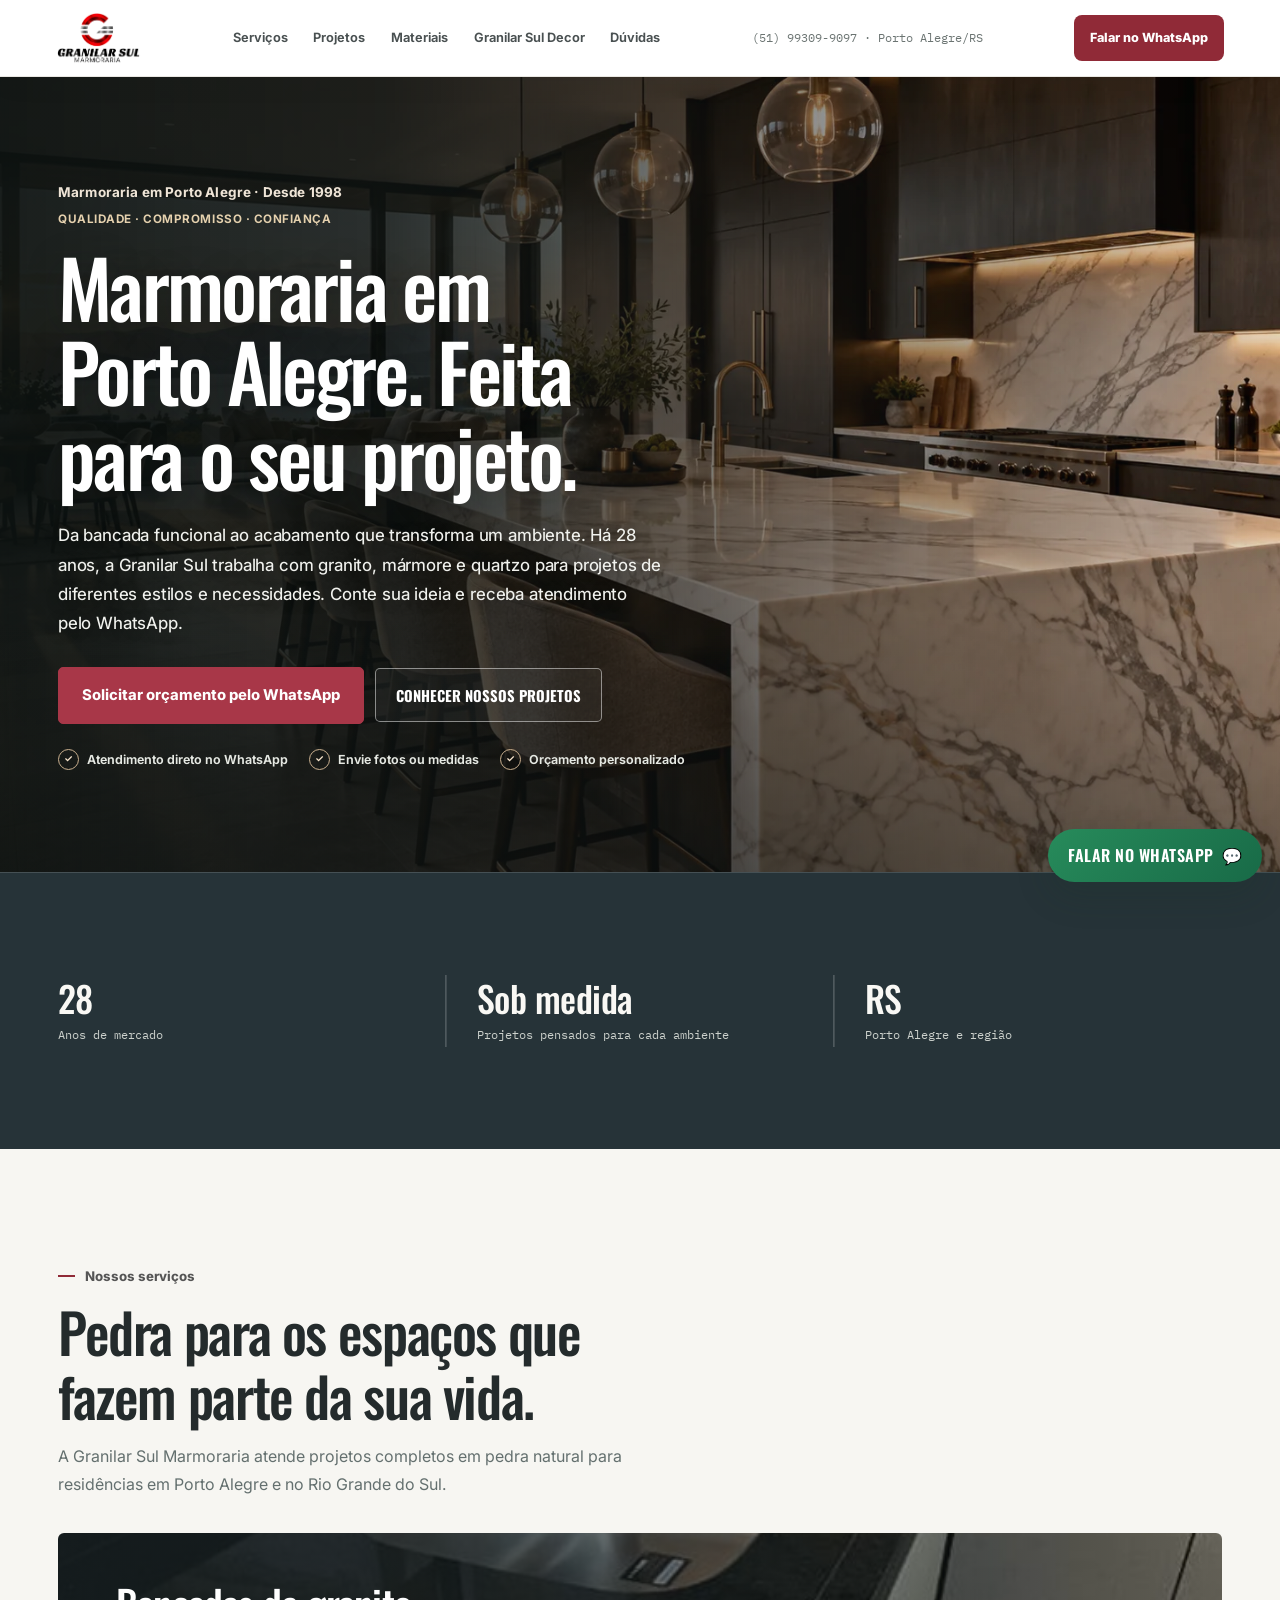
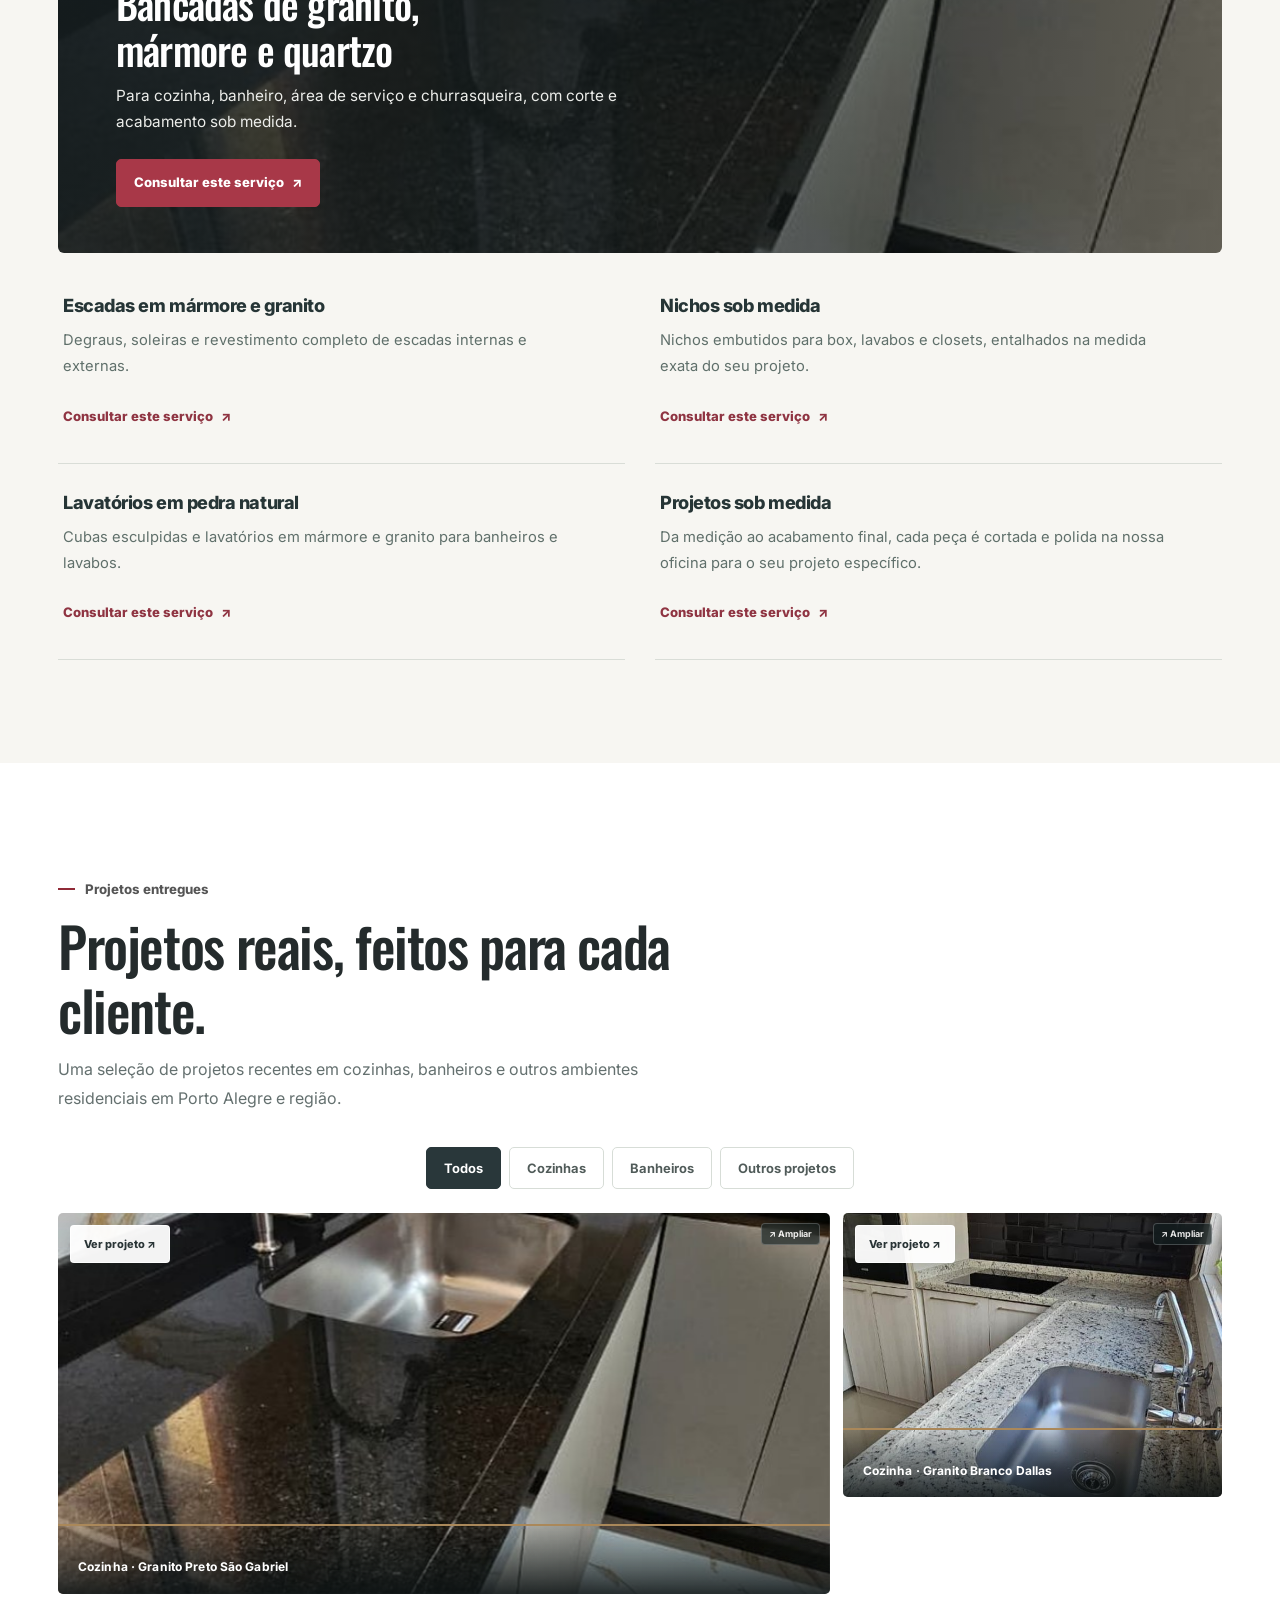
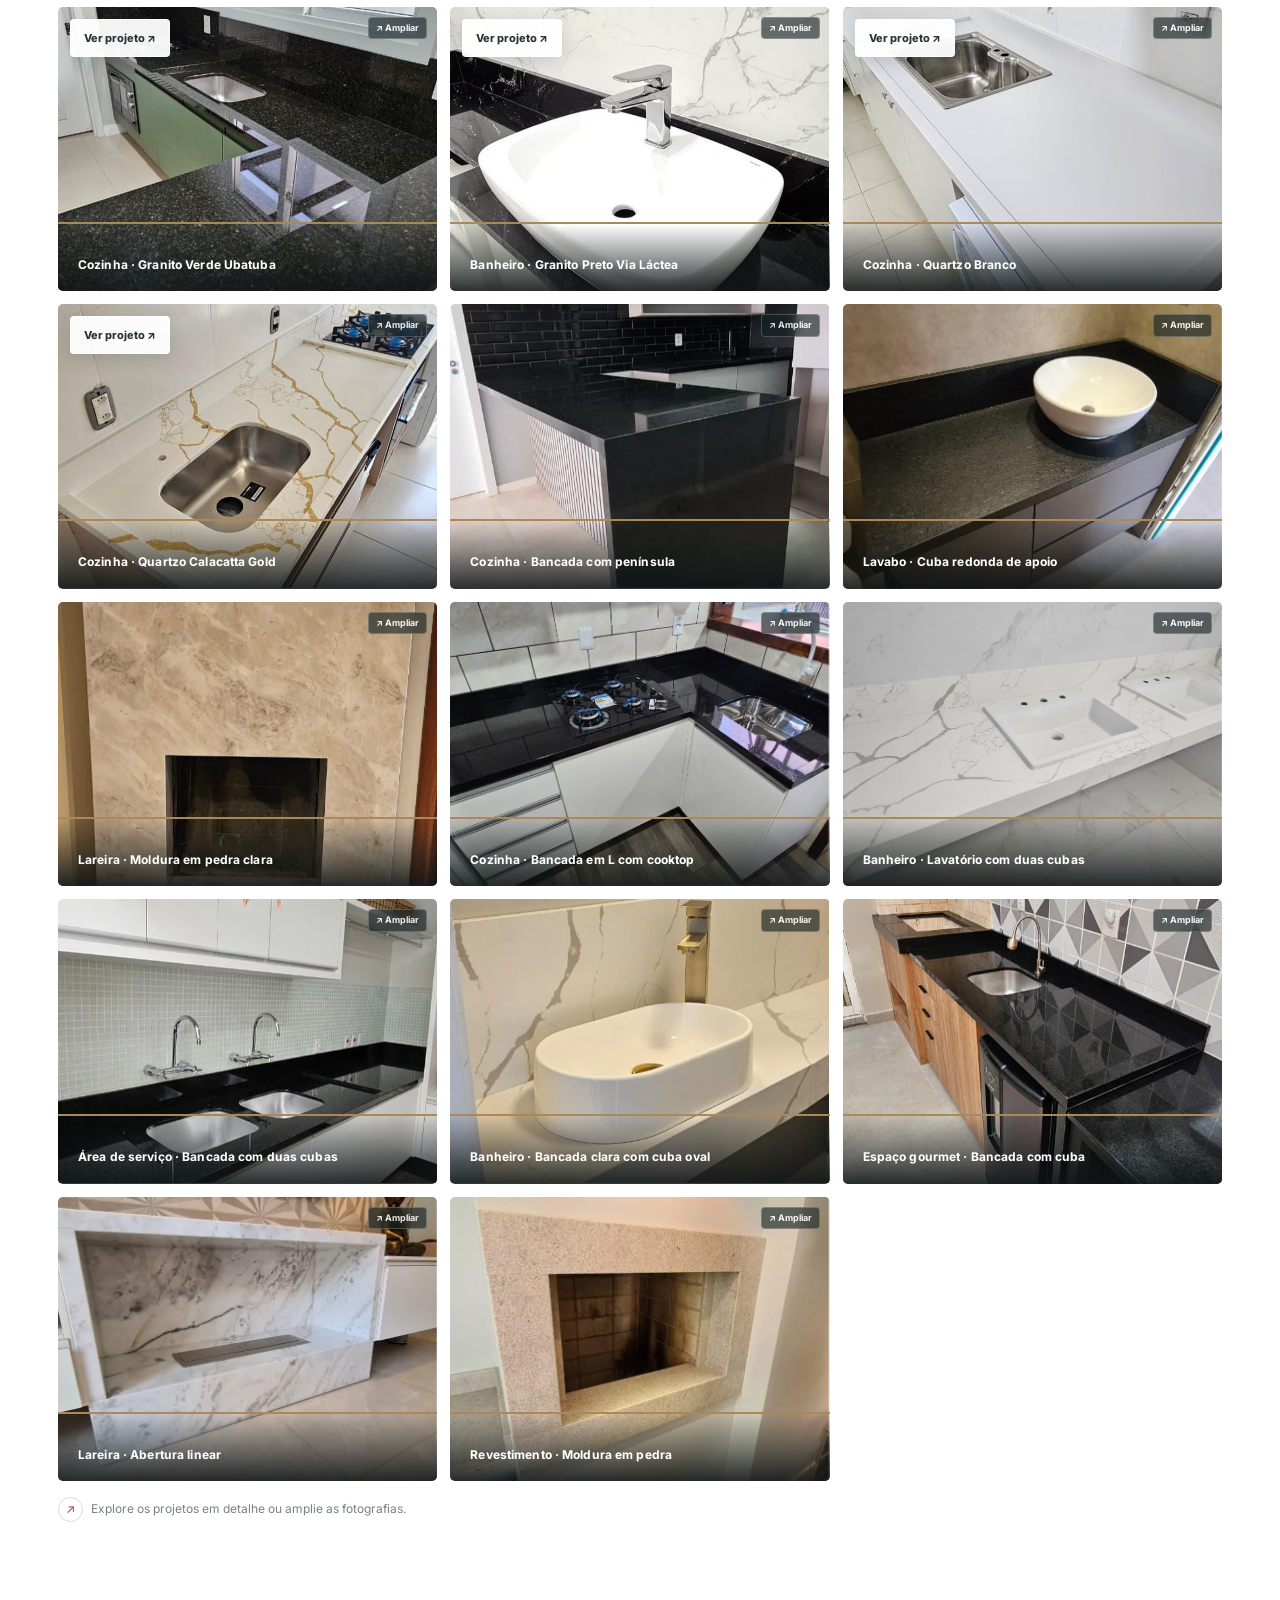
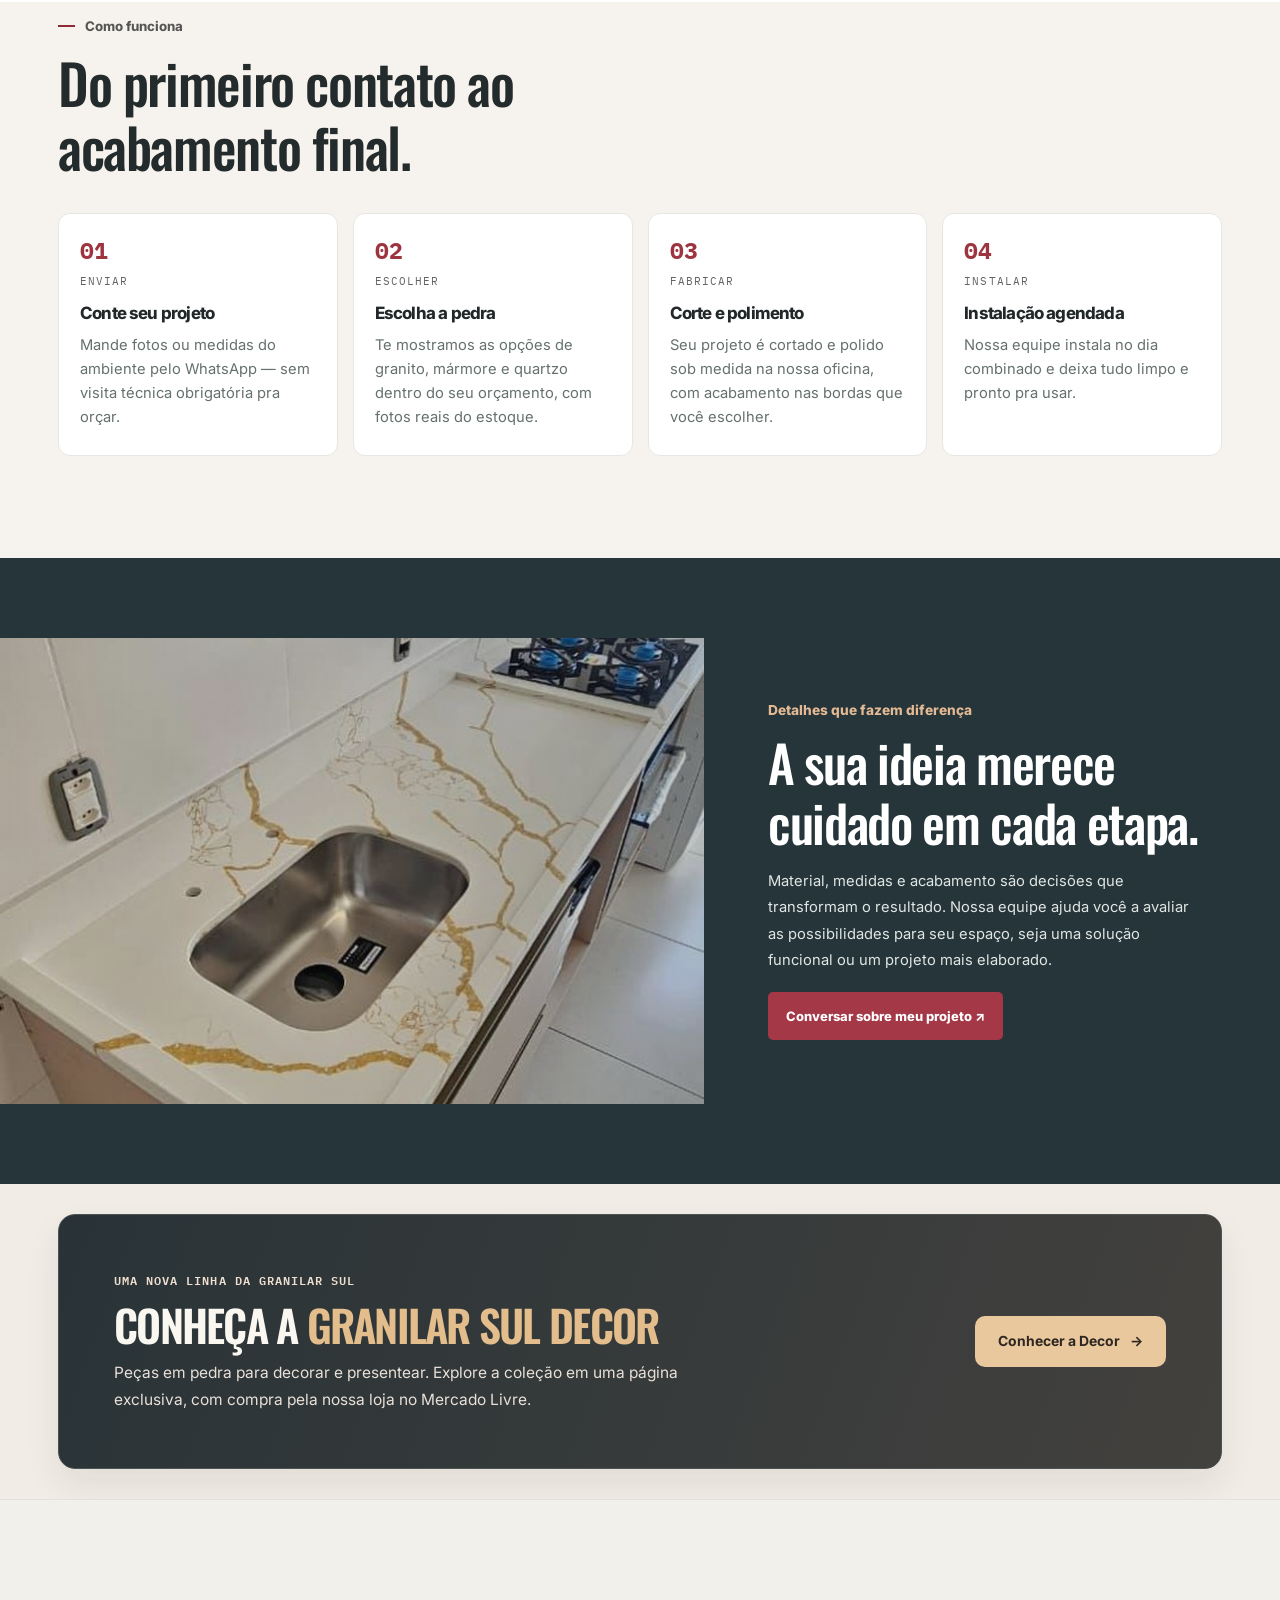
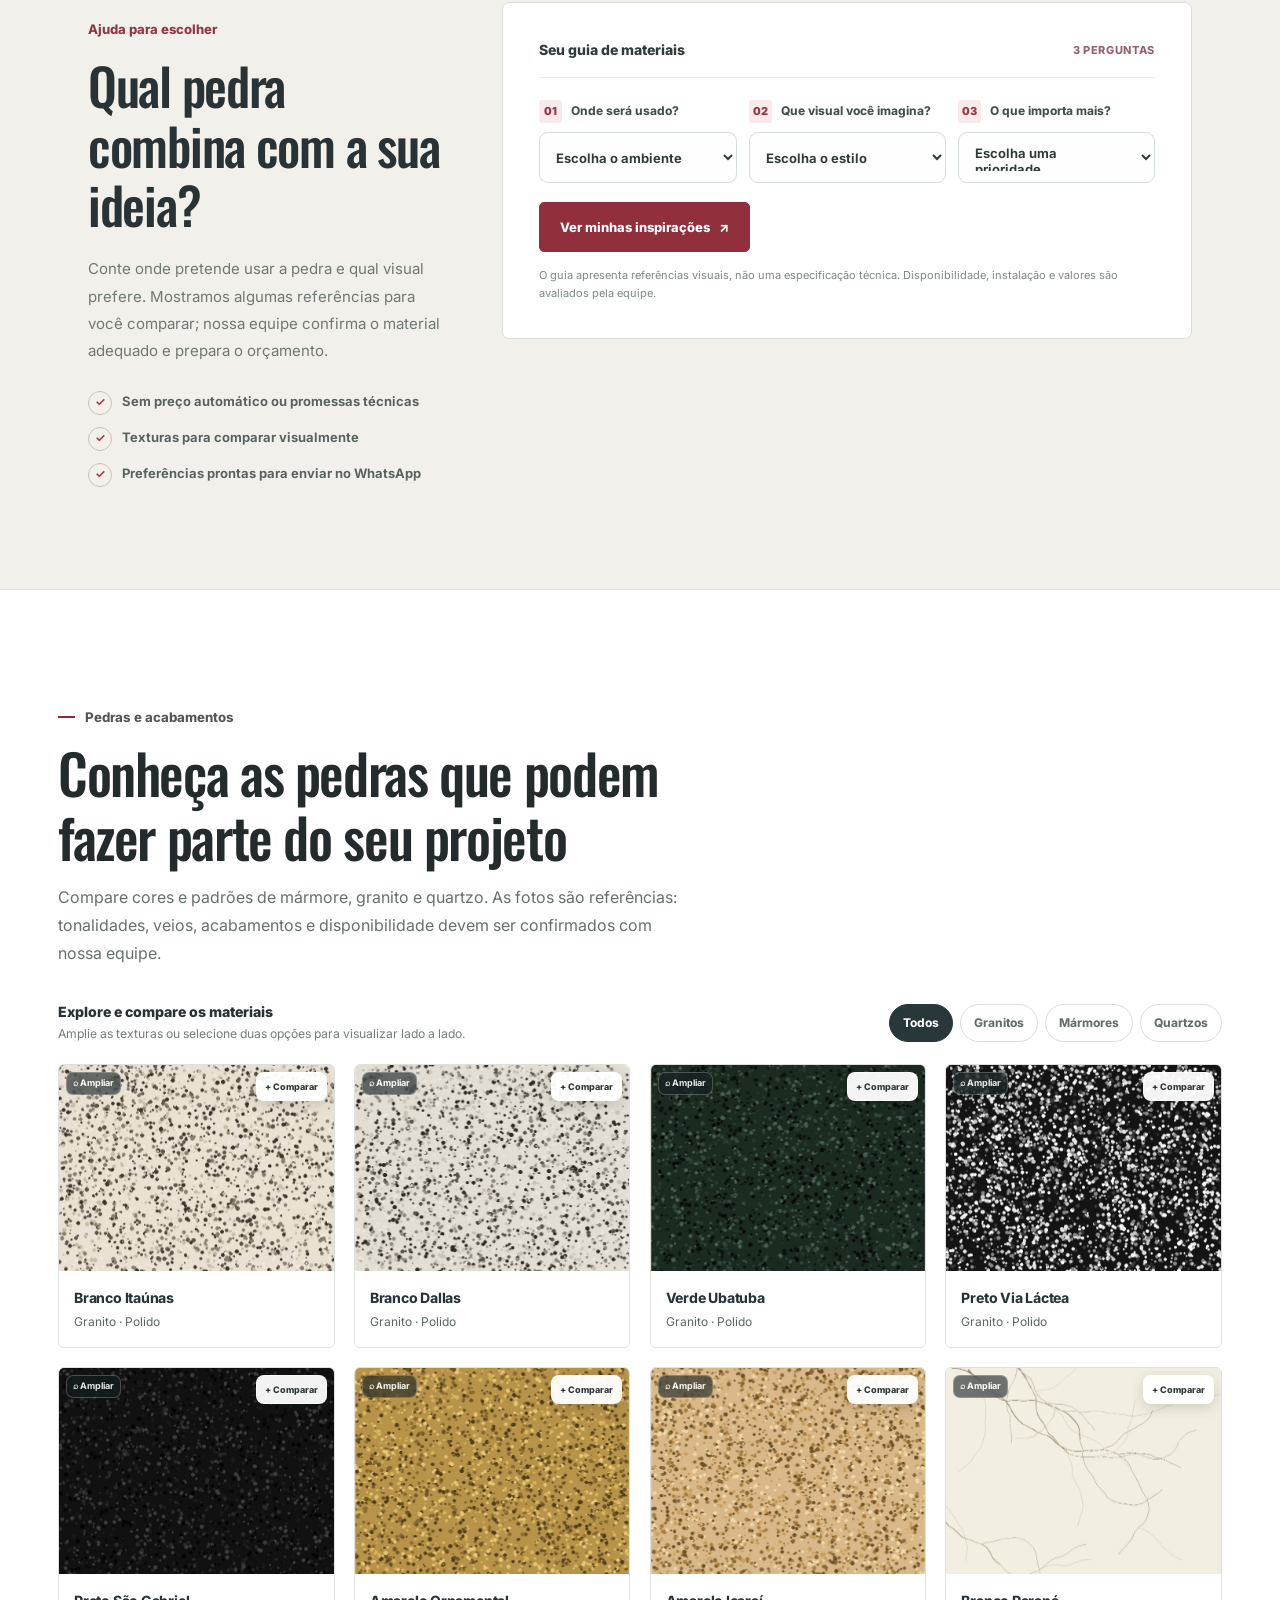
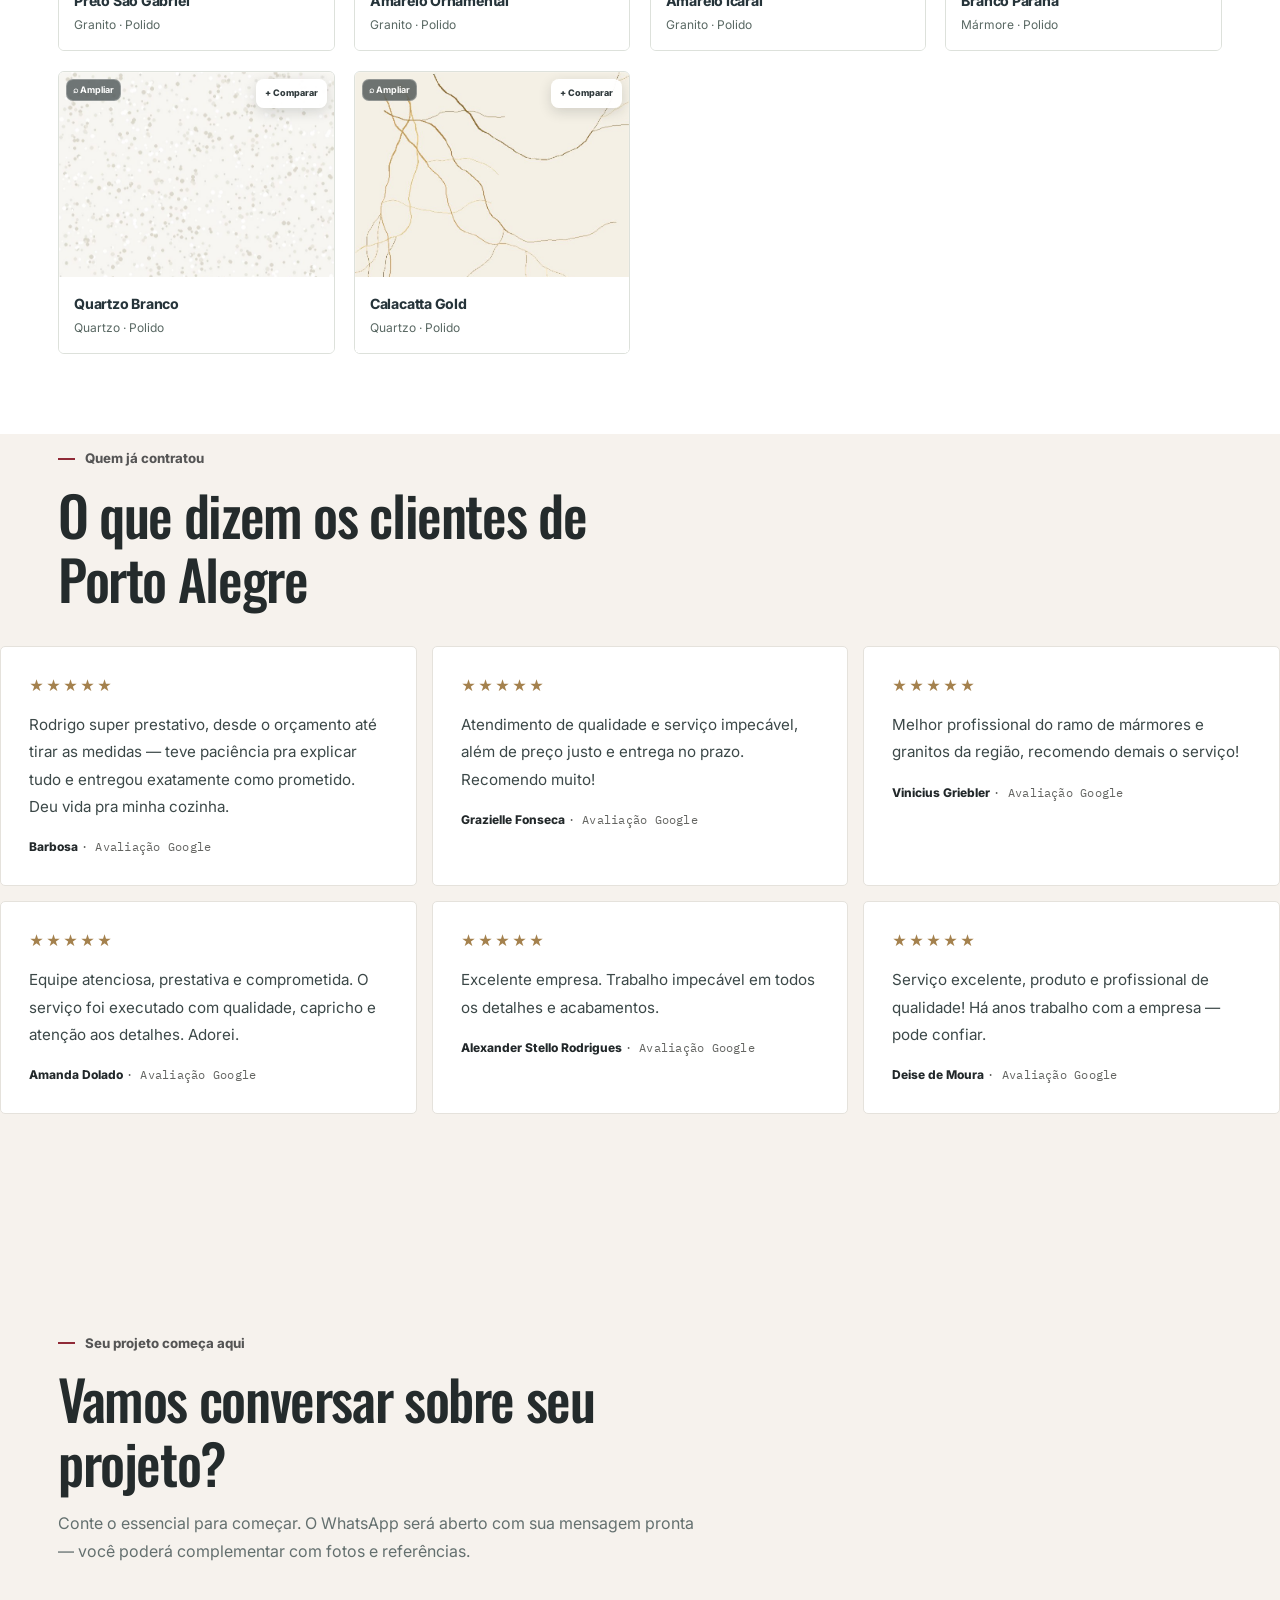
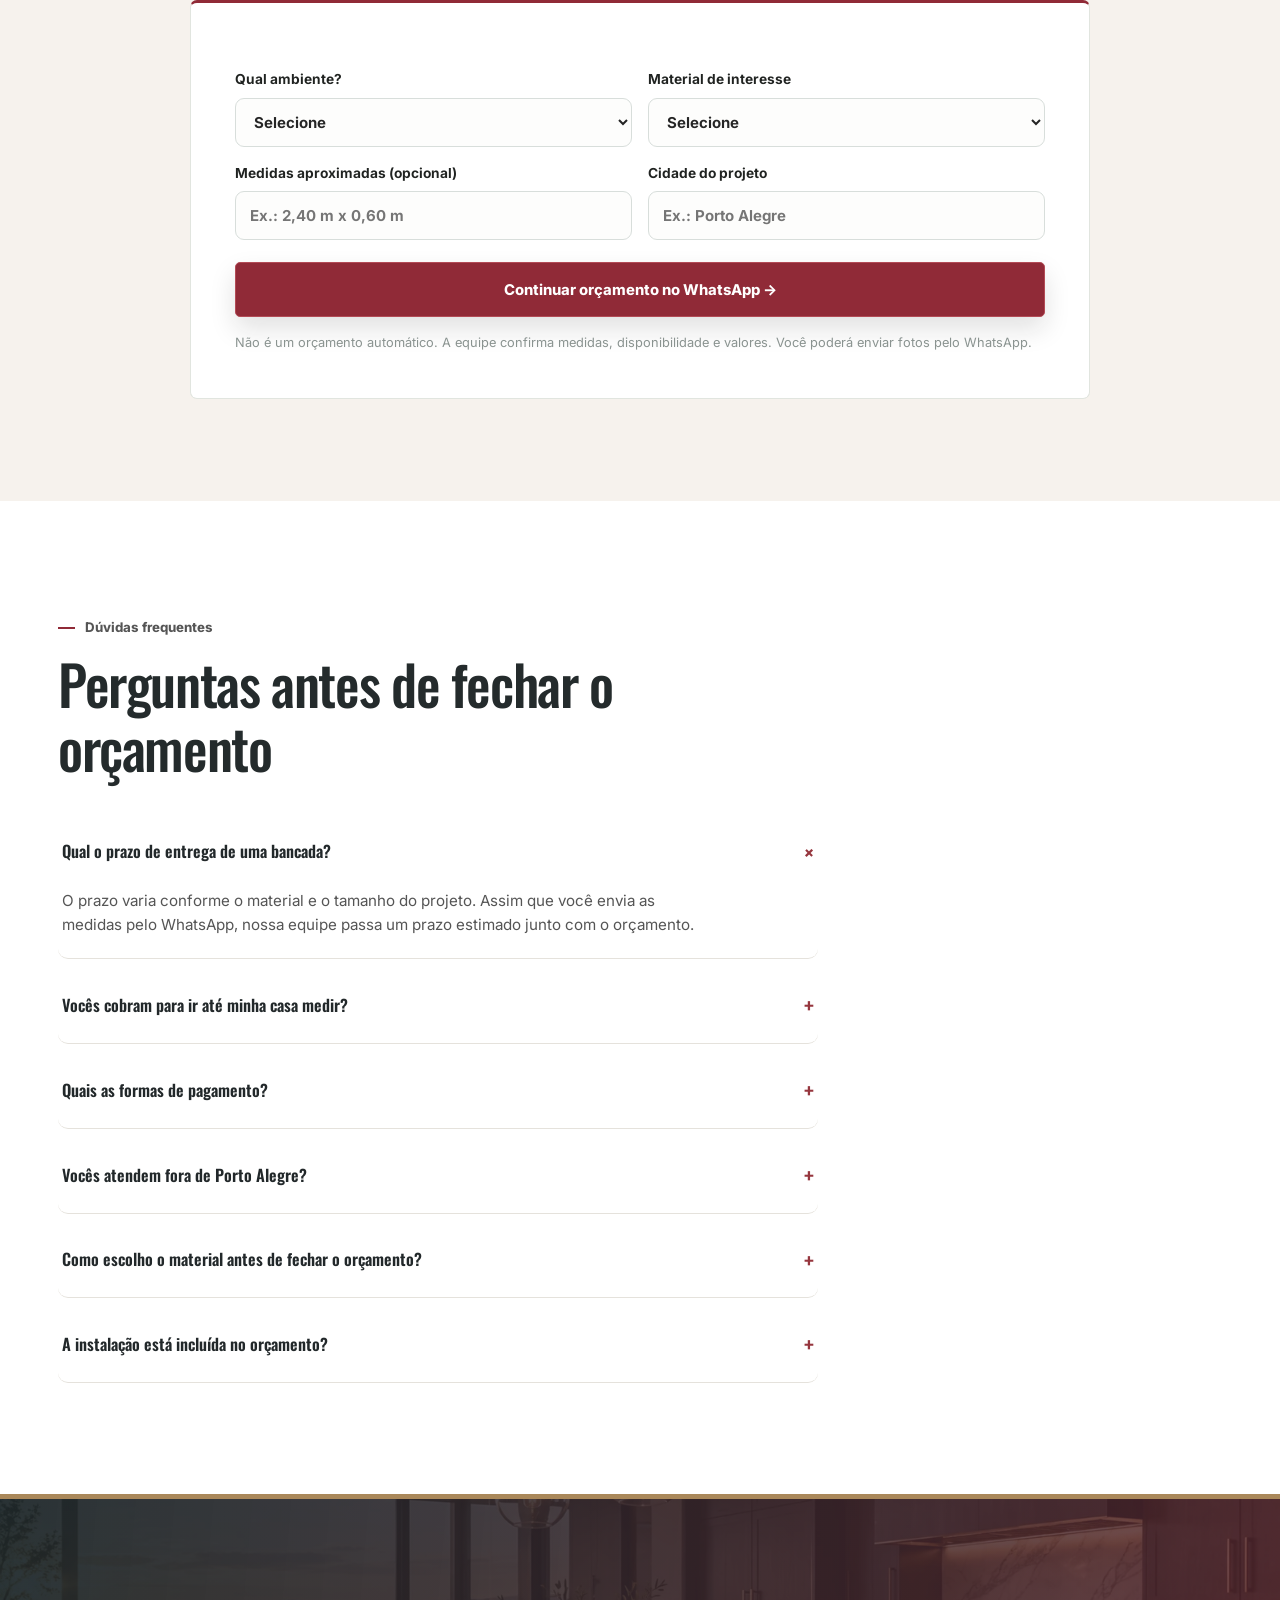
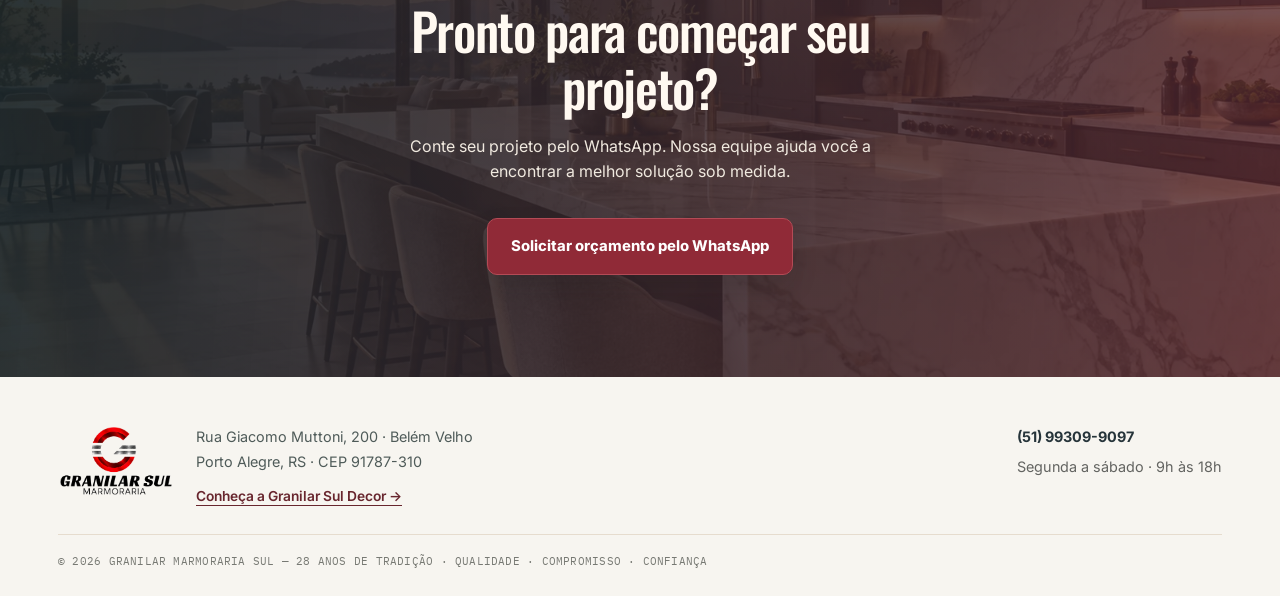
<file: index.html>
<!DOCTYPE html>
<html lang="pt-BR">
<head>
<!-- Google Tag Manager -->
<script>(function(w,d,s,l,i){w[l]=w[l]||[];w[l].push({'gtm.start':
new Date().getTime(),event:'gtm.js'});var f=d.getElementsByTagName(s)[0],
j=d.createElement(s),dl=l!='dataLayer'?'&l='+l:'';j.async=true;j.src=
'https://www.googletagmanager.com/gtm.js?id='+i+dl;f.parentNode.insertBefore(j,f);
})(window,document,'script','dataLayer','GTM-NNWD5M6K');</script>
<!-- End Google Tag Manager -->
<meta charset="UTF-8">
<meta name="viewport" content="width=device-width, initial-scale=1.0">
<title>Marmoraria em Porto Alegre | Bancadas de Granito, Mármore e Quartzo — Granilar Sul</title>
<meta name="description" content="Marmoraria em Porto Alegre há 28 anos. Bancadas de granito, mármore e quartzo, escadas, nichos e lavatórios sob medida. Atendemos Porto Alegre e todo o Rio Grande do Sul. Orçamento pelo WhatsApp.">
<meta name="robots" content="index, follow">
<link rel="canonical" href="https://granilarsulmarmoraria.com/">
<link rel="icon" href="/assets/granilar-final-20261029/imagem-01.ico" sizes="any">
<link rel="icon" type="image/png" sizes="32x32" href="/assets/granilar-final-20261029/imagem-02.png">
<link rel="icon" type="image/png" sizes="16x16" href="/assets/granilar-final-20261029/imagem-03.png">
<link rel="apple-touch-icon" sizes="180x180" href="/assets/granilar-final-20261029/imagem-04.png">
<!-- Open Graph -->
<meta property="og:type" content="business.business">
<meta property="og:title" content="Granilar Sul Marmoraria — Marmoraria em Porto Alegre">
<meta property="og:description" content="Bancadas de granito, mármore e quartzo, escadas, nichos e lavatórios. 28 anos de tradição em Porto Alegre e região.">
<meta property="og:locale" content="pt_BR">
<meta property="og:url" content="https://granilarsulmarmoraria.com/">
<meta property="og:image" content="https://granilarsulmarmoraria.com/assets/granilar-final-20261029/imagem-05.webp">
<meta property="og:image:alt" content="Granilar Sul Marmoraria — projetos em pedra sob medida">
<!-- Twitter Card -->
<meta name="twitter:card" content="summary_large_image">
<meta name="twitter:image" content="https://granilarsulmarmoraria.com/assets/granilar-final-20261029/imagem-05.webp">
<meta name="twitter:title" content="Granilar Sul Marmoraria — Marmoraria em Porto Alegre">
<meta name="twitter:description" content="Bancadas de granito, mármore e quartzo, escadas, nichos e lavatórios. 28 anos de tradição em Porto Alegre e região.">
<link rel="preconnect" href="https://fonts.googleapis.com">
<link rel="preconnect" href="https://fonts.gstatic.com" crossorigin>
<link href="https://fonts.googleapis.com/css2?family=Oswald:wght@400;500;600;700&family=Inter:wght@400;500;600;700&family=IBM+Plex+Mono:wght@500&display=swap" rel="stylesheet">
<script type="application/ld+json">
{
  "@context": "https://schema.org",
  "@type": "HomeAndConstructionBusiness",
  "name": "Granilar Sul Marmoraria",
  "telephone": "+5551993099097",
  "priceRange": "$$",
  "address": {
    "@type": "PostalAddress",
    "streetAddress": "Rua Giacomo Muttoni, 200 - Belém Velho",
    "addressLocality": "Porto Alegre",
    "addressRegion": "RS",
    "postalCode": "91787-310",
    "addressCountry": "BR"
  },
  "areaServed": [
    { "@type": "City", "name": "Porto Alegre" },
    { "@type": "State", "name": "Rio Grande do Sul" }
  ],
  "openingHoursSpecification": {
    "@type": "OpeningHoursSpecification",
    "dayOfWeek": ["Monday","Tuesday","Wednesday","Thursday","Friday","Saturday"],
    "opens": "09:00",
    "closes": "18:00"
  },
  "sameAs": [],
  "makesOffer": [
    { "@type": "Offer", "itemOffered": { "@type": "Service", "name": "Bancadas de granito" } },
    { "@type": "Offer", "itemOffered": { "@type": "Service", "name": "Bancadas de mármore" } },
    { "@type": "Offer", "itemOffered": { "@type": "Service", "name": "Bancadas de quartzo" } },
    { "@type": "Offer", "itemOffered": { "@type": "Service", "name": "Escadas de mármore e granito" } },
    { "@type": "Offer", "itemOffered": { "@type": "Service", "name": "Nichos sob medida" } },
    { "@type": "Offer", "itemOffered": { "@type": "Service", "name": "Lavatórios em pedra natural" } }
  ]
}
</script>
<script type="application/ld+json">
{
  "@context": "https://schema.org",
  "@type": "FAQPage",
  "mainEntity": [
    {
      "@type": "Question",
      "name": "Qual o prazo de entrega de uma bancada?",
      "acceptedAnswer": { "@type": "Answer", "text": "O prazo varia conforme o material e o tamanho do projeto. Assim que você envia as medidas pelo WhatsApp, nossa equipe passa um prazo estimado junto com o orçamento." }
    },
    {
      "@type": "Question",
      "name": "Vocês cobram para ir até minha casa medir?",
      "acceptedAnswer": { "@type": "Answer", "text": "Não é necessário agendar visita técnica só para orçar — você pode nos enviar fotos e medidas aproximadas pelo WhatsApp para receber um valor estimado. A medição final é feita antes da fabricação." }
    },
    {
      "@type": "Question",
      "name": "Quais as formas de pagamento?",
      "acceptedAnswer": { "@type": "Answer", "text": "Trabalhamos com as principais formas de pagamento do mercado. Fale com a nossa equipe pelo WhatsApp para confirmar as condições disponíveis para o seu projeto." }
    },
    {
      "@type": "Question",
      "name": "Vocês atendem fora de Porto Alegre?",
      "acceptedAnswer": { "@type": "Answer", "text": "Sim, atendemos Porto Alegre e outras cidades da região metropolitana do Rio Grande do Sul. Envie sua localização pelo WhatsApp para confirmarmos o atendimento na sua cidade." }
    },
    {
      "@type": "Question",
      "name": "Como escolho o material antes de fechar o orçamento?",
      "acceptedAnswer": { "@type": "Answer", "text": "Você pode conferir as opções de granito, mármore e quartzo direto na seção de materiais deste site, e nossa equipe envia fotos reais do estoque disponível antes de você decidir." }
    },
    {
      "@type": "Question",
      "name": "A instalação está incluída no orçamento?",
      "acceptedAnswer": { "@type": "Answer", "text": "Sim, nosso serviço cobre desde o corte e polimento até a instalação final no seu imóvel, feita por nossa própria equipe." }
    }
  ]
}
</script>
<style>
  :root{
    --ink:#22282A;
    --steel:#636461;
    --steel-light:#93938E;
    --offwhite:#F5F1EB;
    --white:#FFFFFF;
    --red:#96363E;
    --red-light:#AE4F54;
    --red-deep:#68262E;
    --whats:#278B5B;
    --whats-deep:#186A47;
    --bronze:#AA885A;
    --bronze-light:#D9C19B;
    --graphite:#242C2E;
    --radius:2px;
  }
  *{box-sizing:border-box; margin:0; padding:0;}
  html{scroll-behavior:smooth;}
  body{
    font-family:'Inter', sans-serif;
    background:var(--white);
    color:var(--ink);
    line-height:1.55;
    -webkit-font-smoothing:antialiased;
  }
  h1,h2,h3{font-family:'Oswald', sans-serif; font-weight:600; text-transform:uppercase; letter-spacing:0.01em; line-height:1.08;}
  .eyebrow{
    font-family:'IBM Plex Mono', monospace;
    font-size:0.74rem;
    letter-spacing:0.16em;
    text-transform:uppercase;
    color:var(--red);
    display:inline-flex; align-items:center; gap:10px;
  }
  .eyebrow::before{content:""; width:22px; height:2px; background:var(--red); display:inline-block;}
  a{color:inherit;}
  img{max-width:100%; display:block;}
  .wrap{max-width:1180px; margin:0 auto; padding:0 24px;}
  button, .btn{cursor:pointer; font-family:inherit;}

  /* ---------- header ---------- */
  header{
    position:sticky; top:0; z-index:50;
    background:rgba(255,255,255,0.97);
    backdrop-filter:blur(6px);
    border-bottom:3px solid var(--red);
  }
  .nav-inner{
    display:flex; align-items:center; justify-content:space-between;
    padding:10px 24px;
    max-width:1180px; margin:0 auto;
  }
  .brand{display:flex; align-items:center; gap:12px; text-decoration:none;}
  .brand img{height:56px; width:auto;}
  .nav-links{display:none; gap:22px; font-family:'Oswald', sans-serif; font-size:0.85rem; text-transform:uppercase; letter-spacing:0.03em;}
  .nav-links a{text-decoration:none; color:var(--ink); opacity:0.75; transition:opacity .15s ease;}
  .nav-links a:hover{opacity:1; color:var(--red);}
  @media(min-width:980px){.nav-links{display:flex;}}
  .phone-line{font-family:'IBM Plex Mono', monospace; font-size:0.8rem; color:var(--steel); display:none;}
  @media(min-width:820px){.phone-line{display:block;}}
  .nav-cta{
    display:flex; align-items:center; gap:8px;
    background:linear-gradient(135deg, var(--whats), var(--whats-deep));
    color:var(--white);
    font-family:'Oswald', sans-serif; font-weight:600; text-transform:uppercase; letter-spacing:0.04em;
    font-size:0.85rem;
    padding:11px 20px;
    border:none;
    border-radius:var(--radius);
    text-decoration:none;
    transition:filter .2s ease, transform .15s ease;
  }
  .nav-cta:hover{filter:brightness(1.08); transform:translateY(-1px);}
  .nav-cta:focus-visible{outline:2px solid var(--ink); outline-offset:2px;}

  /* ---------- hero ---------- */
  .hero{
    position:relative;
    background:var(--offwhite);
    color:var(--ink);
    overflow:hidden;
    padding:56px 0 0;
    border-bottom:1px solid #e6e6e4;
  }
  .hero-inner{
    position:relative; z-index:2;
    display:block;
    max-width:760px;
    padding-bottom:56px;
  }
  @media(max-width:860px){.hero-inner{padding-bottom:36px;}}
  .hero-logo{height:110px; width:auto; margin-bottom:22px;}
  .hero h1{
    font-size:clamp(2.15rem, 4.6vw, 3.3rem);
    margin:0 0 18px;
    color:var(--ink);
  }
  .hero h1 span{color:var(--red);}
  .hero p.lead{
    font-size:1.08rem; color:#4A4A4A; max-width:48ch; margin-bottom:30px; font-family:'Inter', sans-serif; text-transform:none;
  }
  .hero-ctas{display:flex; flex-wrap:wrap; gap:16px; align-items:center;}
  .btn-primary{
    display:inline-flex; align-items:center; gap:10px;
    background:linear-gradient(135deg, var(--whats), var(--whats-deep));
    color:var(--white); font-family:'Oswald',sans-serif; font-weight:600; text-transform:uppercase; letter-spacing:0.03em;
    padding:17px 28px; border-radius:var(--radius); border:none;
    font-size:1rem; text-decoration:none;
    transition:transform .15s ease, filter .2s ease;
    box-shadow:0 14px 30px -12px rgba(37,211,102,0.45);
  }
  .btn-primary:hover{filter:brightness(1.06); transform:translateY(-2px);}
  .btn-primary:focus-visible{outline:2px solid var(--ink); outline-offset:3px;}
  .btn-secondary{
    font-family:'Oswald', sans-serif; font-size:0.92rem; text-transform:uppercase; letter-spacing:0.03em;
    color:var(--ink); text-decoration:none; border-bottom:2px solid var(--red);
    padding-bottom:3px;
  }
  /* ---------- faixa de destaque (28 anos / avaliação / região) ---------- */
  .stats-band{background:var(--white); border-top:1px solid #e6e6e4; border-bottom:1px solid #e6e6e4;}
  .stats-grid{display:grid; grid-template-columns:repeat(3,1fr);}
  @media(max-width:640px){.stats-grid{grid-template-columns:1fr;}}
  .stat{padding:30px 20px; text-align:center; border-left:1px solid #e6e6e4;}
  .stat:first-child{border-left:none;}
  @media(max-width:640px){.stat{border-left:none; border-top:1px solid #e6e6e4;} .stat:first-child{border-top:none;}}
  .stat .num{font-family:'Oswald', sans-serif; font-weight:700; font-size:2.4rem; color:var(--red); line-height:1;}
  .stat .label{font-family:'IBM Plex Mono', monospace; font-size:0.78rem; color:var(--steel); text-transform:uppercase; letter-spacing:0.08em; margin-top:8px;}

  /* hero visual: real photo */
  .slab{
    position:relative; aspect-ratio:4/5; border-radius:var(--radius);
    overflow:hidden;
    box-shadow:0 30px 70px -30px rgba(0,0,0,0.35);
    border:3px solid var(--red);
  }
  .slab-caption{
    position:absolute; bottom:0; left:0; right:0; z-index:2;
    padding:16px 18px;
    background:linear-gradient(0deg, rgba(0,0,0,0.78), transparent);
    font-family:'IBM Plex Mono', monospace; font-size:0.7rem;
    color:#F0F0F0; letter-spacing:0.07em;
  }
  .slab-caption b{color:var(--red-light);}

  /* ---------- divider ---------- */
  .rule{height:1px; background:#e6e6e4;}
  .rule-red{height:4px; background:var(--red);}

  /* ---------- section shared ---------- */
  section{padding:80px 0;}
  .section-alt{background:var(--offwhite);}
  .section-head{max-width:640px; margin-bottom:46px;}
  .section-head .eyebrow{margin-bottom:14px;}
  .section-head h2{font-size:clamp(1.7rem, 3.2vw, 2.35rem);}
  .section-head p{color:#555; margin-top:14px; font-size:1.02rem; font-family:'Inter',sans-serif; text-transform:none;}

  /* ---------- gallery ---------- */
  .gallery-grid{
    display:grid; grid-template-columns:repeat(3, 1fr); gap:4px;
  }
  @media(max-width:760px){.gallery-grid{grid-template-columns:1fr 1fr;} }
  @media(max-width:480px){.gallery-grid{grid-template-columns:1fr;} }
  .tile{
    position:relative; aspect-ratio:1/1;
    overflow:hidden; isolation:isolate;
  }
  .tile img.surface{position:absolute; inset:0; width:100%; height:100%; object-fit:cover;}
  .tile .shine{
    position:absolute; inset:0;
    background:linear-gradient(115deg, transparent 30%, rgba(255,255,255,0.20) 45%, transparent 60%);
    transform:translateX(-120%);
    transition:transform .7s ease;
  }
  .tile:hover .shine{transform:translateX(120%);}
  @media (prefers-reduced-motion: reduce){ .tile .shine{transition:none; transform:none; opacity:0;} }
  .tile .label{
    position:absolute; left:0; right:0; bottom:0;
    padding:12px 14px;
    background:linear-gradient(0deg, rgba(0,0,0,0.82), transparent);
    color:var(--white); font-family:'IBM Plex Mono', monospace; font-size:0.7rem; letter-spacing:0.04em;
    border-top:2px solid var(--red);
  }

  .service-grid{
    display:grid; grid-template-columns:repeat(3,1fr);
    gap:36px 32px; margin-top:8px;
  }
  @media(max-width:860px){.service-grid{grid-template-columns:1fr 1fr;}}
  @media(max-width:560px){.service-grid{grid-template-columns:1fr;}}
  .service-card{
    background:var(--white); border-top:3px solid var(--red);
    padding:22px 20px; box-shadow:0 2px 10px rgba(0,0,0,0.05);
  }
  .service-card h3{font-size:1.05rem; margin-bottom:10px; color:var(--ink);}
  .service-card p{font-size:0.92rem; color:#555; font-family:'Inter',sans-serif; text-transform:none;}
  .steps{display:grid; grid-template-columns:repeat(4,1fr); gap:0; margin-top:8px;}
  @media(max-width:860px){.steps{grid-template-columns:1fr 1fr;}}
  @media(max-width:520px){.steps{grid-template-columns:1fr;}}
  .step{
    padding:0 22px 0 0; border-right:1px solid #ddd;
  }
  .step:last-child{border-right:none;}
  @media(max-width:860px){.step{border-right:none; border-bottom:1px solid #ddd; padding:0 0 24px; margin-bottom:24px;}}
  .step .num{font-family:'Oswald', sans-serif; font-size:2.4rem; font-weight:700; color:var(--red); line-height:1;}
  .step .tag{font-family:'IBM Plex Mono', monospace; font-size:0.68rem; color:var(--steel); letter-spacing:0.1em; margin:10px 0 6px;}
  .step h3{font-size:1.1rem; margin-bottom:8px; color:var(--ink);}
  .step p{font-size:0.92rem; color:#555; font-family:'Inter',sans-serif; text-transform:none;}

  /* ---------- materials swatches ---------- */
  .material-grid{display:grid; grid-template-columns:repeat(5,1fr); gap:4px;}
  @media(max-width:900px){.material-grid{grid-template-columns:repeat(3,1fr);}}
  @media(max-width:560px){.material-grid{grid-template-columns:repeat(2,1fr);}}
  .material-card{position:relative; aspect-ratio:1/1; overflow:hidden;}
  .material-card img{position:absolute; inset:0; width:100%; height:100%; object-fit:cover;}
  .m-label{
    position:absolute; left:0; right:0; bottom:0;
    padding:10px 12px; display:flex; flex-direction:column;
    background:linear-gradient(0deg, rgba(0,0,0,0.82), transparent);
    border-top:2px solid var(--red);
  }
  .m-name{font-family:'Oswald', sans-serif; font-weight:600; font-size:0.82rem; color:var(--white); text-transform:uppercase; letter-spacing:0.02em;}
  .m-spec{font-family:'IBM Plex Mono', monospace; font-size:0.6rem; color:#e8b9b9; letter-spacing:0.06em; margin-top:2px;}

  /* ---------- testimonials ---------- */
  .testi-grid{display:grid; grid-template-columns:repeat(3,1fr); gap:2px; background:#e6e6e4;}
  @media(max-width:860px){.testi-grid{grid-template-columns:1fr;}}
  .testi{
    background:var(--white);
    border-left:3px solid var(--red);
    padding:28px;
  }
  .stars{color:var(--red); letter-spacing:2px; margin-bottom:14px; font-size:0.9rem;}
  .testi p.quote{font-size:0.96rem; margin-bottom:18px; font-family:'Inter',sans-serif;}
  .testi .who{font-family:'Oswald', sans-serif; font-size:0.78rem; color:var(--ink); text-transform:uppercase; letter-spacing:0.04em; font-weight:600;}
  .testi .who span{color:var(--steel); font-family:'IBM Plex Mono', monospace; font-weight:400; text-transform:none; letter-spacing:0.02em;}

  /* ---------- faq ---------- */
  .faq-list{max-width:760px;}
  .faq-item{border-bottom:1px solid #e6e6e4;}
  .faq-item summary{
    list-style:none; cursor:pointer;
    display:flex; align-items:center; justify-content:space-between; gap:16px;
    padding:20px 4px; font-family:'Oswald', sans-serif; font-weight:600; font-size:1.02rem;
    color:var(--ink); text-transform:none;
  }
  .faq-item summary::-webkit-details-marker{display:none;}
  .faq-item summary::after{
    content:"+"; font-family:'Oswald', sans-serif; font-size:1.4rem; color:var(--red);
    flex-shrink:0; transition:transform .2s ease;
  }
  .faq-item[open] summary::after{transform:rotate(45deg);}
  .faq-item .faq-answer{padding:0 4px 22px; color:#555; font-size:0.95rem; max-width:64ch;}

  /* ---------- final cta ---------- */
  .final-cta{
    background:linear-gradient(135deg, var(--red-light), var(--red-deep));
    color:var(--white); text-align:center;
    padding:96px 0; position:relative;
  }
  .final-cta h2{font-size:clamp(1.9rem,4.2vw,2.7rem); max-width:22ch; margin:0 auto 18px; color:var(--white);}
  .final-cta p{color:#FBE4E4; max-width:48ch; margin:0 auto 34px; font-family:'Inter',sans-serif; text-transform:none;}
  .final-cta .btn-primary{box-shadow:0 14px 34px -10px rgba(0,0,0,0.35);}

  /* ---------- footer ---------- */
  footer{background:var(--white); color:var(--steel); padding:48px 0 26px; font-size:0.86rem; border-top:3px solid var(--red);}
  .foot-grid{display:flex; flex-wrap:wrap; justify-content:space-between; gap:28px; margin-bottom:26px;}
  .foot-brand{display:flex; align-items:center; gap:14px;}
  .foot-brand img{height:74px;}
  .foot-brand b{color:var(--ink); font-family:'Oswald', sans-serif; text-transform:uppercase; font-size:1rem;}
  .foot-grid p{color:var(--steel);}
  .foot-bottom{border-top:1px solid #e6e6e4; padding-top:18px; font-family:'IBM Plex Mono', monospace; font-size:0.68rem; letter-spacing:0.02em; color:#999;}

  .whatsapp-fab{
    position:fixed; bottom:22px; right:22px; z-index:60;
    background:linear-gradient(135deg, var(--whats), var(--whats-deep));
    color:var(--white); font-family:'Oswald',sans-serif; font-weight:600; text-transform:uppercase; letter-spacing:0.03em;
    display:flex; align-items:center; gap:8px;
    padding:14px 20px; border-radius:40px; text-decoration:none;
    box-shadow:0 14px 34px -10px rgba(0,0,0,0.35);
  }
  .whatsapp-fab:hover{filter:brightness(1.06);}
  @media(max-width:520px){.whatsapp-fab span{display:none;} .whatsapp-fab{padding:14px;}}

/* Granilar Sul 2.0: recursos de conversão */
.brand-values{font-size:13px;font-weight:700;letter-spacing:.14em;text-transform:uppercase;margin:14px 0;color:#bba37b}
.quote-panel{max-width:820px;margin:0 auto;background:#fff;color:#202321;border:1px solid #e3dfd6;border-radius:18px;padding:clamp(22px,4vw,42px);box-shadow:0 15px 50px rgba(0,0,0,.07)}
.quote-panel h2{color:#242924}.quote-grid{display:grid;grid-template-columns:1fr 1fr;gap:16px;margin:22px 0}.quote-field{display:flex;flex-direction:column;gap:7px;font-size:14px;font-weight:650}.quote-field input,.quote-field select{width:100%;padding:13px 12px;border:1px solid #cfcfc9;border-radius:8px;background:#fff;color:#252525;font:inherit}.quote-field input:focus,.quote-field select:focus{outline:2px solid #9a8461;outline-offset:1px}.quote-panel .btn-primary{display:inline-flex;justify-content:center;cursor:pointer;border:0;text-decoration:none}.quote-note{font-size:13px;opacity:.76;margin-top:12px}.gallery-filters{display:flex;gap:9px;flex-wrap:wrap;justify-content:center;margin:24px auto}.gallery-filter{border:1px solid #b7afa1;border-radius:40px;background:transparent;color:inherit;padding:9px 16px;cursor:pointer;font:inherit}.gallery-filter[aria-pressed="true"]{background:#292e2b;color:#fff}.gallery-grid .tile[hidden]{display:none!important}.material-note{text-align:center;margin:20px auto;max-width:680px}.value-strip{display:flex;justify-content:center;gap:22px;flex-wrap:wrap;margin:22px 0 0;font-weight:700;letter-spacing:.04em}.value-strip span:before{content:'✓';margin-right:7px;color:#b69a6d}@media(max-width:620px){.quote-grid{grid-template-columns:1fr}.quote-panel .btn-primary{width:100%}}


  /* Granilar Sul 2.1 — evolução cromática premium, sem alterar conteúdo nem funcionalidade */
  body{background:#fffdfb;}
  header{background:rgba(255,253,250,.98);border-bottom:2px solid var(--red);}
  .nav-links a:hover{color:var(--red-deep);}
  .hero{
    background:radial-gradient(ellipse at 90% 8%,rgba(170,136,90,.17) 0%,transparent 43%),
               linear-gradient(125deg,#FAF8F4 0%,#F1EBE2 100%);
    border-bottom:1px solid #E3D8C9;
  }
  .hero h1 span{color:var(--red-deep);}
  .hero p.lead{color:#4C5150;}
  .brand-values{color:var(--red-deep);letter-spacing:.135em;}
  .eyebrow{color:var(--red-deep);}
  .eyebrow::before{background:var(--bronze);width:26px;height:2px;}
  .btn-secondary{border-bottom-color:var(--bronze);}
  .btn-primary{box-shadow:0 12px 24px -12px rgba(24,106,71,.55);}
  .stats-band{background:#292F31;border-color:#292F31;}
  .stat{border-color:rgba(255,255,255,.13);}
  .stat .num{color:var(--bronze-light);}
  .stat .label{color:#D9D8D4;}
  @media(max-width:640px){.stat{border-color:rgba(255,255,255,.13);}}
  .section-alt{background:#F6F2ED;}
  .service-card{border-top:3px solid var(--red);box-shadow:0 8px 22px rgba(36,44,46,.055);}
  .service-card:hover{box-shadow:0 14px 28px rgba(36,44,46,.1);}
  .rule-red{background:linear-gradient(90deg,var(--red-deep),var(--red),var(--bronze));}
  .tile .label,.m-label{border-top-color:var(--bronze);}
  .m-spec{color:#EFE0CB;}
  .testi-grid{background:#e8e0d7;}
  .testi{border-left-color:var(--bronze);}
  .stars{color:#A4814D;}
  .quote-panel{border:1px solid #DCD1C3;border-top:4px solid var(--red);box-shadow:0 18px 48px rgba(36,44,46,.09);}
  .quote-field input:focus,.quote-field select:focus{outline:2px solid var(--bronze);}
  .gallery-filter{border-color:#C6BAAA;transition:background .2s ease,color .2s ease,border-color .2s ease;}
  .gallery-filter:hover{border-color:var(--red);color:var(--red-deep);}
  .gallery-filter[aria-pressed="true"]{background:var(--red-deep);border-color:var(--red-deep);color:#fff;}
  .gallery-filter[aria-pressed="true"]:hover{color:#fff;}
  .value-strip span:before{color:var(--bronze);}
  .final-cta{
    background:radial-gradient(ellipse at 90% 0%,rgba(150,54,62,.23),transparent 48%),
               linear-gradient(135deg,#303638,#202728 76%);
    border-top:5px solid var(--bronze);
  }
  .final-cta h2{color:#FFF9F1;}
  .final-cta p{color:#E6DFD5;}
  footer{background:#F8F5F0;border-top:3px solid var(--red-deep);}
  .foot-bottom{border-color:#E6DCCE;color:#777973;}
  :focus-visible{outline-offset:3px;}


/* Granilar Sul 2.3 — hero fotográfica com imagem ilustrativa em WebP incorporada. */
:root{--hero-gold:#d9b98a;--hero-wine:#9b3341}
header{background:rgba(252,250,247,.975);backdrop-filter:blur(12px);border-bottom:2px solid var(--red-deep)}
.nav-cta,.btn-primary{border-radius:7px}
.hero{
  position:relative;isolation:isolate;overflow:hidden;
  display:flex;align-items:center;min-height:640px;
  padding:50px 0 58px;color:#fff;background:#131716;
  border-bottom:4px solid var(--bronze);
}
.hero::before{
  content:"";position:absolute;inset:0;z-index:-2;
  background-image:linear-gradient(90deg,rgba(12,18,17,.94) 0%,rgba(14,19,18,.86) 30%,rgba(18,21,20,.49) 61%,rgba(18,21,20,.10) 100%),url('/assets/granilar-final-20261029/imagem-05.webp');
  background-size:cover;background-position:center center;
}
.hero::after{
  content:"";position:absolute;inset:0;z-index:-1;pointer-events:none;
  background:linear-gradient(0deg,rgba(10,14,13,.33) 0%,transparent 33%);
}
.hero-inner{width:100%;max-width:1180px;padding-bottom:0}
.hero-inner>div{max-width:650px}
.hero-logo{height:100px;width:auto;max-width:220px;object-fit:contain;background:rgba(255,255,255,.96);padding:10px 17px;border-radius:12px;margin-bottom:28px;box-shadow:0 18px 42px rgba(0,0,0,.18)}
.hero .eyebrow{color:var(--hero-gold);font-weight:600;letter-spacing:.12em}
.hero .eyebrow::before{background:var(--hero-gold)}
.hero .brand-values{color:#f4e1c3;font-weight:700;letter-spacing:.105em;line-height:1.6;font-size:12px;margin:14px 0}
.hero h1{color:#fff;font-size:clamp(2.45rem,3.8vw,3.35rem);max-width:19ch;line-height:1.09;text-shadow:0 3px 22px rgba(0,0,0,.15);letter-spacing:-.018em;margin-bottom:20px}
.hero h1 span{color:#e5c49a}
.hero p.lead{color:#f0f0ed;font-size:1.075rem;max-width:54ch;line-height:1.7;margin-bottom:30px;text-shadow:0 2px 10px rgba(0,0,0,.2)}
.hero-ctas{gap:16px}
.hero .btn-primary{box-shadow:0 18px 38px -18px rgba(0,0,0,.65);font-size:.95rem}
.hero .btn-secondary{color:#fff;border-bottom:2px solid var(--hero-gold);text-shadow:0 2px 12px rgba(0,0,0,.25)}
.hero .btn-secondary:hover{color:#e5c49a}
.hero-photo-note{position:absolute;right:26px;bottom:16px;z-index:3;color:rgba(255,255,255,.88);font-size:11px;letter-spacing:.04em;text-shadow:0 1px 3px rgba(0,0,0,.6)}
.final-cta{background-image:linear-gradient(100deg,rgba(22,27,28,.94),rgba(49,24,30,.82)),url('/assets/granilar-final-20261029/imagem-05.webp');background-size:cover;background-position:center center;border-top:5px solid var(--bronze)}
.final-cta p{color:#f0e9df}
@media(max-width:860px){
  .hero{min-height:680px;padding:66px 0 70px}
  .hero::before{background-position:58% center;background-image:linear-gradient(90deg,rgba(10,14,14,.94) 0%,rgba(12,15,15,.86) 48%,rgba(12,15,15,.47) 100%),url('/assets/granilar-final-20261029/imagem-05.webp')}
  .hero-inner{padding-bottom:0}
  .hero-inner>div{max-width:610px}
  .hero h1{max-width:17ch}
}
@media(max-width:600px){
  .hero{min-height:0;padding:38px 0 58px}
  .hero::before{background-position:62% center;background-image:linear-gradient(90deg,rgba(9,13,13,.94),rgba(11,15,15,.76)),url('/assets/granilar-final-20261029/imagem-05.webp')}
  .hero .wrap{padding-left:22px;padding-right:22px}
  .hero-logo{height:81px;margin-bottom:22px;padding:8px 12px}
  .hero h1{font-size:clamp(2.12rem,9.4vw,3.1rem);max-width:15ch;line-height:1.08}
  .hero .eyebrow{font-size:.64rem;letter-spacing:.07em}
  .hero .brand-values{font-size:10.5px;letter-spacing:.055em}
  .hero p.lead{font-size:.98rem;line-height:1.64}
  .hero-ctas{align-items:stretch;gap:18px}
  .hero .btn-primary{justify-content:center;text-align:center;padding:16px 18px;width:100%;font-size:.86rem}
  .hero .btn-secondary{align-self:flex-start}
  .hero-photo-note{right:18px;bottom:12px;font-size:10px}
  .final-cta{background-position:60% center}
}
@media(prefers-reduced-motion:reduce){.hero *{scroll-behavior:auto}}


/* Ponte discreta para a página independente da Granilar Sul Decor */
.gsd-bridge{padding:48px 0;background:#F7F2EB}
.gsd-bridge-inner{display:flex;align-items:center;justify-content:space-between;gap:30px;padding:32px 38px;border-radius:19px;background:linear-gradient(120deg,#292D30,#43282A);border:1px solid rgba(170,136,90,.28);box-shadow:0 18px 42px -28px rgba(0,0,0,.5)}
.gsd-bridge-kicker{font:600 .72rem 'IBM Plex Mono',monospace;letter-spacing:.09em;text-transform:uppercase;color:#D8B98F;margin:0 0 10px}
.gsd-bridge h2{font:600 clamp(1.6rem,3vw,2.2rem) 'Oswald',sans-serif;text-transform:uppercase;line-height:1.16;margin:0 0 10px;color:#FAF7F1}
.gsd-bridge h2 span{color:#E3BE8C}
.gsd-bridge-copy>p:last-child{font:400 .97rem/1.7 'Inter',sans-serif;color:#E8E0D8;max-width:57ch;margin:0}
.gsd-bridge-link{flex-shrink:0;display:inline-flex;align-items:center;justify-content:center;gap:10px;padding:15px 22px;border-radius:9px;background:#E8C89C;color:#2E2622;text-decoration:none;font:700 .87rem 'Inter',sans-serif;transition:transform .2s,background .2s}
.gsd-bridge-link:hover{background:#F5DAB4;transform:translateY(-2px)}
.gsd-footer-link{display:inline-block;margin-top:13px;font-weight:600;color:#68262E;text-decoration:underline;text-underline-offset:3px}
@media(max-width:700px){.gsd-bridge{padding:32px 0}.gsd-bridge-inner{flex-direction:column;align-items:flex-start;padding:26px 22px}.gsd-bridge-link{width:100%;}.gsd-bridge h2{font-size:1.7rem}}

</style>
<link rel="stylesheet" href="/assets/granilar-site-premium.css?v=20261117">
<link rel="stylesheet" href="/assets/granilar-navigation.css?v=20261117b">
<link rel="stylesheet" href="/assets/granilar-visuals.css?v=20261117c">
<link rel="stylesheet" href="/assets/granilar-growth.css?v=20261117b">
<link rel="stylesheet" href="/assets/granilar-art-direction.css?v=20261120galeria">
<link rel="preload" as="image" href="/assets/granilar-final-20261029/imagem-05.webp" fetchpriority="high">
</head>
<body>
<!-- Google Tag Manager (noscript) -->
<noscript><iframe src="https://www.googletagmanager.com/ns.html?id=GTM-NNWD5M6K"
height="0" width="0" style="display:none;visibility:hidden"></iframe></noscript>
<!-- End Google Tag Manager (noscript) -->

<header>
  <div class="nav-inner">
    <a href="/" class="brand" aria-label="Granilar Sul Marmoraria — início">
      <img src="/assets/granilar-final-20261029/imagem-06.png" width="700" height="434" decoding="async" alt="Granilar Sul Marmoraria">
    </a>
    <nav class="nav-links">
      <a href="#servicos">Serviços</a>
      <a href="#galeria">Projetos</a>
      <a href="#materiais">Materiais</a>
      <a href="decor/">Granilar Sul Decor</a>
      <a href="#faq">Dúvidas</a>
    </nav>
    <div class="phone-line">(51) 99309-9097 · Porto Alegre/RS</div>
    <a class="nav-cta" href="https://wa.me/5551993099097?text=Ol%C3%A1!%20Vim%20pelo%20site%20da%20Granilar%20Sul%20e%20gostaria%20de%20solicitar%20um%20or%C3%A7amento." target="_blank" rel="noopener">
      Falar no WhatsApp
    </a>
  </div>
</header>

<section class="hero" aria-label="Apresentação da Granilar Sul">
  <span class="hero-photo-note">Imagem ilustrativa</span>
  <div class="wrap hero-inner">
    <div>
      <p class="eyebrow">Marmoraria em Porto Alegre · Desde 1998</p>
      <p class="brand-values">Qualidade · Compromisso · Confiança</p>
      <h1>Marmoraria em Porto Alegre. <span>Feita para o seu projeto.</span></h1>
      <p class="lead">Da bancada funcional ao acabamento que transforma um ambiente. Há 28 anos, a Granilar Sul trabalha com granito, mármore e quartzo para projetos de diferentes estilos e necessidades. Conte sua ideia e receba atendimento pelo WhatsApp.</p>
      <div class="hero-ctas">
        <a class="btn-primary" href="https://wa.me/5551993099097?text=Ol%C3%A1!%20Vim%20pelo%20site%20da%20Granilar%20Sul%20e%20gostaria%20de%20solicitar%20um%20or%C3%A7amento." target="_blank" rel="noopener">
          Solicitar orçamento pelo WhatsApp
        </a>
        <a class="btn-secondary" href="#galeria">Conhecer nossos projetos</a>
      </div>
      <div class="gs-hero-assurance" aria-label="Como começar seu atendimento">
        <span>Atendimento direto no WhatsApp</span>
        <span>Envie fotos ou medidas</span>
        <span>Orçamento personalizado</span>
      </div>
    </div>
</div>
</section>

<section class="stats-band">
  <div class="wrap stats-grid">
    <div class="stat"><div class="num">28</div><div class="label">Anos de mercado</div></div>
    <div class="stat"><div class="num">Sob medida</div><div class="label">Projetos pensados para cada ambiente</div></div>
    <div class="stat"><div class="num">RS</div><div class="label">Porto Alegre e região</div></div>
  </div>
</section>

<section id="servicos" class="section-alt">
  <div class="wrap">
    <div class="section-head">
      <p class="eyebrow">Nossos serviços</p>
      <h2>Pedra para os espaços que fazem parte da sua vida.</h2>
      <p>A Granilar Sul Marmoraria atende projetos completos em pedra natural para residências em Porto Alegre e no Rio Grande do Sul.</p>
    </div>
    <div class="service-grid">
      <div class="service-card"><h3>Bancadas de granito, mármore e quartzo</h3><p>Para cozinha, banheiro, área de serviço e churrasqueira, com corte e acabamento sob medida.</p><a class="gs-service-cta" data-gs-service="bancadas" href="https://wa.me/5551993099097?text=Ol%C3%A1!%20Vi%20o%20servi%C3%A7o%20%22Bancadas%20de%20granito%2C%20m%C3%A1rmore%20e%20quartzo%22%20no%20site%20da%20Granilar%20Sul%20e%20gostaria%20de%20informa%C3%A7%C3%B5es%20para%20meu%20projeto.%20Posso%20enviar%20fotos%20e%20medidas%3F" rel="noopener noreferrer" target="_blank">Consultar este serviço <span aria-hidden="true">↗</span></a></div>
      <div class="service-card"><h3>Escadas em mármore e granito</h3><p>Degraus, soleiras e revestimento completo de escadas internas e externas.</p><a class="gs-service-cta" data-gs-service="escadas" href="https://wa.me/5551993099097?text=Ol%C3%A1!%20Vi%20o%20servi%C3%A7o%20%22Escadas%20em%20m%C3%A1rmore%20e%20granito%22%20no%20site%20da%20Granilar%20Sul%20e%20gostaria%20de%20informa%C3%A7%C3%B5es%20para%20meu%20projeto.%20Posso%20enviar%20fotos%20e%20medidas%3F" rel="noopener noreferrer" target="_blank">Consultar este serviço <span aria-hidden="true">↗</span></a></div>
      <div class="service-card"><h3>Nichos sob medida</h3><p>Nichos embutidos para box, lavabos e closets, entalhados na medida exata do seu projeto.</p><a class="gs-service-cta" data-gs-service="nichos" href="https://wa.me/5551993099097?text=Ol%C3%A1!%20Vi%20o%20servi%C3%A7o%20%22Nichos%20sob%20medida%22%20no%20site%20da%20Granilar%20Sul%20e%20gostaria%20de%20informa%C3%A7%C3%B5es%20para%20meu%20projeto.%20Posso%20enviar%20fotos%20e%20medidas%3F" rel="noopener noreferrer" target="_blank">Consultar este serviço <span aria-hidden="true">↗</span></a></div>
      <div class="service-card"><h3>Lavatórios em pedra natural</h3><p>Cubas esculpidas e lavatórios em mármore e granito para banheiros e lavabos.</p><a class="gs-service-cta" data-gs-service="lavatorios" href="https://wa.me/5551993099097?text=Ol%C3%A1!%20Vi%20o%20servi%C3%A7o%20%22Lavat%C3%B3rios%20em%20pedra%20natural%22%20no%20site%20da%20Granilar%20Sul%20e%20gostaria%20de%20informa%C3%A7%C3%B5es%20para%20meu%20projeto.%20Posso%20enviar%20fotos%20e%20medidas%3F" rel="noopener noreferrer" target="_blank">Consultar este serviço <span aria-hidden="true">↗</span></a></div>
      <div class="service-card"><h3>Projetos sob medida</h3><p>Da medição ao acabamento final, cada peça é cortada e polida na nossa oficina para o seu projeto específico.</p><a class="gs-service-cta" data-gs-service="sob_medida" href="https://wa.me/5551993099097?text=Ol%C3%A1!%20Vi%20o%20servi%C3%A7o%20%22Projetos%20sob%20medida%22%20no%20site%20da%20Granilar%20Sul%20e%20gostaria%20de%20informa%C3%A7%C3%B5es%20para%20meu%20projeto.%20Posso%20enviar%20fotos%20e%20medidas%3F" rel="noopener noreferrer" target="_blank">Consultar este serviço <span aria-hidden="true">↗</span></a></div>
    </div>
  </div>
</section>

<section id="galeria" style="padding-bottom:0;">
  <div class="wrap">
    <div class="section-head">
      <p class="eyebrow">Projetos entregues</p>
      <h2>Projetos reais, feitos para cada cliente.</h2>
      <p>Uma seleção de projetos recentes em cozinhas, banheiros e outros ambientes residenciais em Porto Alegre e região.</p>
    </div>
  </div>
  <div class="wrap"><div class="gallery-filters" role="group" aria-label="Filtrar projetos"><button class="gallery-filter" type="button" data-filter="todos" aria-pressed="true">Todos</button><button class="gallery-filter" type="button" data-filter="cozinha" aria-pressed="false">Cozinhas</button><button class="gallery-filter" type="button" data-filter="banheiro" aria-pressed="false">Banheiros</button><button class="gallery-filter" type="button" data-filter="outros" aria-pressed="false">Outros projetos</button></div></div>
  <div class="gallery-grid">
    <div class="tile"><img width="600" height="600" class="surface" loading="lazy" decoding="async" src="/assets/granilar-final-20261029/imagem-07.jpg" alt="Projeto em Granito Preto São Gabriel em cozinha"><div class="shine"></div><div class="label">Cozinha · Granito Preto São Gabriel</div><a class="gs-project-detail-link" href="/projetos/cozinha-granito-preto-sao-gabriel/" aria-label="Ver detalhes do projeto Cozinha · Granito Preto São Gabriel">Ver projeto ↗</a></div>
    <div class="tile"><img width="600" height="600" class="surface" loading="lazy" decoding="async" src="/assets/granilar-final-20261029/imagem-08.jpg" alt="Projeto em Granito Branco Dallas em cozinha"><div class="shine"></div><div class="label">Cozinha · Granito Branco Dallas</div><a class="gs-project-detail-link" href="/projetos/cozinha-granito-branco-dallas/" aria-label="Ver detalhes do projeto Cozinha · Granito Branco Dallas">Ver projeto ↗</a></div>
    <div class="tile"><img width="600" height="600" class="surface" loading="lazy" decoding="async" src="/assets/granilar-final-20261029/imagem-09.jpg" alt="Projeto em Granito Verde Ubatuba em cozinha"><div class="shine"></div><div class="label">Cozinha · Granito Verde Ubatuba</div><a class="gs-project-detail-link" href="/projetos/cozinha-granito-verde-ubatuba/" aria-label="Ver detalhes do projeto Cozinha · Granito Verde Ubatuba">Ver projeto ↗</a></div>
    <div class="tile"><img width="600" height="600" class="surface" loading="lazy" decoding="async" src="/assets/granilar-final-20261029/imagem-10.jpg" alt="Projeto em Granito Preto Via Láctea em banheiro"><div class="shine"></div><div class="label">Banheiro · Granito Preto Via Láctea</div><a class="gs-project-detail-link" href="/projetos/banheiro-granito-preto-via-lactea/" aria-label="Ver detalhes do projeto Banheiro · Granito Preto Via Láctea">Ver projeto ↗</a></div>
    <div class="tile"><img width="600" height="600" class="surface" loading="lazy" decoding="async" src="/assets/granilar-final-20261029/imagem-11.jpg" alt="Projeto em Quartzo Branco em cozinha"><div class="shine"></div><div class="label">Cozinha · Quartzo Branco</div><a class="gs-project-detail-link" href="/projetos/cozinha-quartzo-branco/" aria-label="Ver detalhes do projeto Cozinha · Quartzo Branco">Ver projeto ↗</a></div>
    <div class="tile"><img width="600" height="600" class="surface" loading="lazy" decoding="async" src="/assets/granilar-final-20261029/imagem-12.jpg" alt="Projeto em Quartzo Calacatta Gold em cozinha"><div class="shine"></div><div class="label">Cozinha · Quartzo Calacatta Gold</div><a class="gs-project-detail-link" href="/projetos/cozinha-quartzo-calacatta-gold/" aria-label="Ver detalhes do projeto Cozinha · Quartzo Calacatta Gold">Ver projeto ↗</a></div>
    <div class="tile" data-category="cozinha">
      <img class="surface" width="576" height="1280" loading="lazy" decoding="async" src="/assets/projetos-entregues/cozinha-com-peninsula.webp" alt="Península em pedra escura com lateral até o piso, em cozinha de armários claros.">
      <div class="shine"></div>
      <div class="label">Cozinha · Bancada com península</div>
    </div>
    <div class="tile" data-category="banheiro">
      <img class="surface" width="1280" height="576" loading="lazy" decoding="async" src="/assets/projetos-entregues/lavabo-com-cuba-redonda.webp" alt="Lavatório com bancada escura e cuba branca redonda de apoio.">
      <div class="shine"></div>
      <div class="label">Lavabo · Cuba redonda de apoio</div>
    </div>
    <div class="tile" data-category="outros">
      <img class="surface" width="591" height="1280" loading="lazy" decoding="async" src="/assets/projetos-entregues/lareira-com-moldura-em-pedra.webp" alt="Lareira de frente alta com revestimento de pedra clara e base saliente.">
      <div class="shine"></div>
      <div class="label">Lareira · Moldura em pedra clara</div>
    </div>
    <div class="tile" data-category="cozinha">
      <img class="surface" width="1280" height="591" loading="lazy" decoding="async" src="/assets/projetos-entregues/cozinha-em-l-com-cooktop.webp" alt="Bancada escura em L com cooktop de um lado e cuba junto à janela.">
      <div class="shine"></div>
      <div class="label">Cozinha · Bancada em L com cooktop</div>
    </div>
    <div class="tile" data-category="banheiro">
      <img class="surface" width="1280" height="591" loading="lazy" decoding="async" src="/assets/projetos-entregues/banheiro-com-duas-cubas.webp" alt="Lavatório duplo em pedra clara com veios, duas cubas retangulares lado a lado.">
      <div class="shine"></div>
      <div class="label">Banheiro · Lavatório com duas cubas</div>
    </div>
    <div class="tile" data-category="outros">
      <img class="surface" width="591" height="1280" loading="lazy" decoding="async" src="/assets/projetos-entregues/area-de-servico-com-duas-cubas.webp" alt="Área de serviço com bancada escura em L, duas cubas de inox e espaço para a máquina de lavar.">
      <div class="shine"></div>
      <div class="label">Área de serviço · Bancada com duas cubas</div>
    </div>
    <div class="tile" data-category="banheiro">
      <img class="surface" width="591" height="1280" loading="lazy" decoding="async" src="/assets/projetos-entregues/banheiro-com-cuba-oval.webp" alt="Bancada clara com veios e cuba oval de apoio sob um espelho oval.">
      <div class="shine"></div>
      <div class="label">Banheiro · Bancada clara com cuba oval</div>
    </div>
    <div class="tile" data-category="outros">
      <img class="surface" width="591" height="1280" loading="lazy" decoding="async" src="/assets/projetos-entregues/espaco-gourmet-com-bancada-escura.webp" alt="Bancada de pedra escura com cuba de inox, junto a uma churrasqueira e a uma parede de revestimento geométrico.">
      <div class="shine"></div>
      <div class="label">Espaço gourmet · Bancada com cuba</div>
    </div>
    <div class="tile" data-category="outros">
      <img class="surface" width="1280" height="576" loading="lazy" decoding="async" src="/assets/projetos-entregues/lareira-linear-em-pedra.webp" alt="Lareira com frente de pedra clara com veios e abertura horizontal entre dois armários.">
      <div class="shine"></div>
      <div class="label">Lareira · Abertura linear</div>
    </div>
    <div class="tile" data-category="outros">
      <img class="surface" width="1280" height="576" loading="lazy" decoding="async" src="/assets/projetos-entregues/moldura-em-pedra-com-cuba-lateral.webp" alt="Moldura de pedra clara em torno de uma abertura de tijolos, com cuba de inox à esquerda.">
      <div class="shine"></div>
      <div class="label">Revestimento · Moldura em pedra</div>
    </div>
  </div>
  <div style="height:80px;"></div>
</section>

<section class="section-alt" style="padding-top:0;">
  <div class="wrap">
    <div class="section-head">
      <p class="eyebrow">Como funciona</p>
      <h2>Do primeiro contato ao acabamento final.</h2>
    </div>
    <div class="steps">
      <div class="step">
        <div class="num">01</div>
        <p class="tag">ENVIAR</p>
        <h3>Conte seu projeto</h3>
        <p>Mande fotos ou medidas do ambiente pelo WhatsApp — sem visita técnica obrigatória pra orçar.</p>
      </div>
      <div class="step">
        <div class="num">02</div>
        <p class="tag">ESCOLHER</p>
        <h3>Escolha a pedra</h3>
        <p>Te mostramos as opções de granito, mármore e quartzo dentro do seu orçamento, com fotos reais do estoque.</p>
      </div>
      <div class="step">
        <div class="num">03</div>
        <p class="tag">FABRICAR</p>
        <h3>Corte e polimento</h3>
        <p>Seu projeto é cortado e polido sob medida na nossa oficina, com acabamento nas bordas que você escolher.</p>
      </div>
      <div class="step">
        <div class="num">04</div>
        <p class="tag">INSTALAR</p>
        <h3>Instalação agendada</h3>
        <p>Nossa equipe instala no dia combinado e deixa tudo limpo e pronto pra usar.</p>
      </div>
    </div>
  </div>
</section>


<section class="gs-editorial-story" aria-labelledby="gs-editorial-title">
 <div class="gs-editorial-story-photo">
  <img width="700" height="700" src="/assets/granilar-final-20261029/imagem-12.jpg" alt="Projeto de cozinha em Quartzo Calacatta Gold do portfólio Granilar Sul" loading="lazy" decoding="async">
 </div>
 <div class="gs-editorial-story-copy">
  <span>Detalhes que fazem diferença</span>
  <h2 id="gs-editorial-title">A sua ideia merece cuidado em cada etapa.</h2>
  <p>Material, medidas e acabamento são decisões que transformam o resultado. Nossa equipe ajuda você a avaliar as possibilidades para seu espaço, seja uma solução funcional ou um projeto mais elaborado.</p>
  <a href="#orcamento-inteligente">Conversar sobre meu projeto ↗</a>
 </div>
</section>
<section id="decor-link" class="gsd-bridge" aria-labelledby="gsd-bridge-title">
  <div class="wrap">
    <div class="gsd-bridge-inner">
      <div class="gsd-bridge-copy">
        <p class="gsd-bridge-kicker">Uma nova linha da Granilar Sul</p>
        <h2 id="gsd-bridge-title">Conheça a <span>Granilar Sul Decor</span></h2>
        <p>Peças em pedra para decorar e presentear. Explore a coleção em uma página exclusiva, com compra pela nossa loja no Mercado Livre.</p>
      </div>
      <a class="gsd-bridge-link" href="decor/" aria-label="Visitar a página Granilar Sul Decor">Conhecer a Decor <span aria-hidden="true">→</span></a>
    </div>
  </div>
</section>

<section class="gs-material-guide" id="guia-materiais" aria-labelledby="gs-guide-title">
 <div class="gs-guide-inner">
  <div class="gs-guide-intro">
   <span class="gs-guide-eyebrow">Ajuda para escolher</span>
   <h2 id="gs-guide-title">Qual pedra combina com a sua ideia?</h2>
   <p>Conte onde pretende usar a pedra e qual visual prefere. Mostramos algumas referências para você comparar; nossa equipe confirma o material adequado e prepara o orçamento.</p>
   <div class="gs-guide-benefits">
    <span>Sem preço automático ou promessas técnicas</span>
    <span>Texturas para comparar visualmente</span>
    <span>Preferências prontas para enviar no WhatsApp</span>
   </div>
  </div>
  <div class="gs-guide-form-wrap">
   <form id="gs-material-guide-form" aria-label="Guia para explorar materiais" action="#guia-materiais" method="get">
    <div class="gs-guide-header"><strong>Seu guia de materiais</strong><span>3 PERGUNTAS</span></div>
    <div class="gs-guide-fields">
     <label for="gs-guide-ambiente"><span>01</span> Onde será usado?
      <select id="gs-guide-ambiente" name="ambiente" required>
       <option value="">Escolha o ambiente</option><option value="cozinha">Cozinha</option><option value="banheiro">Banheiro ou lavabo</option><option value="gourmet">Área gourmet</option><option value="outro">Outro ambiente</option>
      </select>
     </label>
     <label for="gs-guide-estilo"><span>02</span> Que visual você imagina?
      <select id="gs-guide-estilo" name="estilo" required>
       <option value="">Escolha o estilo</option><option value="claro">Claro e discreto</option><option value="escuro">Escuro e marcante</option><option value="veios">Veios em destaque</option><option value="terroso">Tons naturais</option><option value="indeciso">Ainda não sei</option>
      </select>
     </label>
     <label for="gs-guide-prioridade"><span>03</span> O que importa mais?
      <select id="gs-guide-prioridade" name="prioridade" required>
       <option value="">Escolha uma prioridade</option><option value="praticidade">Rotina e praticidade</option><option value="visual">Impacto visual</option><option value="investimento">Planejamento do investimento</option><option value="orientacao">Preciso de orientação</option>
      </select>
     </label>
    </div>
    <button class="gs-guide-submit" type="submit">Ver minhas inspirações <span aria-hidden="true">↗</span></button>
    <p class="gs-guide-note">O guia apresenta referências visuais, não uma especificação técnica. Disponibilidade, instalação e valores são avaliados pela equipe.</p>
    <div id="gs-guide-results" class="gs-guide-results" tabindex="-1" hidden>
     <h3>Algumas pedras para começar a explorar</h3>
     <p id="gs-guide-result-description"></p>
     <div id="gs-guide-suggestions" class="gs-guide-suggestions"></div>
     <a id="gs-guide-whatsapp" class="gs-guide-whatsapp" href="https://wa.me/5551993099097" rel="noopener noreferrer" target="_blank">Enviar preferências para a Granilar Sul <span aria-hidden="true">↗</span></a>
     <p class="gs-guide-disclaimer">Cores e veios podem variar entre fotografias e chapas reais. A escolha final depende do seu projeto.</p>
    </div>
   </form>
  </div>
 </div>
</section>
<section id="materiais" style="padding-bottom:0;">
  <div class="wrap">
    <div class="section-head">
      <p class="eyebrow">Pedras e acabamentos</p>
      <h2>Conheça as pedras que podem fazer parte do seu projeto</h2>
      <p>Compare cores e padrões de mármore, granito e quartzo. As fotos são referências: tonalidades, veios, acabamentos e disponibilidade devem ser confirmados com nossa equipe.</p>
    </div>
  </div>
  <div class="material-grid">
    <div class="material-card"><img width="400" height="300" src="/assets/granilar-final-20261029/imagem-13.jpg" loading="lazy" decoding="async" alt="Textura ilustrativa do Granito Branco Itaúnas"><div class="m-label"><span class="m-name">Branco Itaúnas</span><span class="m-spec">Granito · Polido</span></div></div>
    <div class="material-card"><img width="400" height="300" src="/assets/granilar-final-20261029/imagem-14.jpg" loading="lazy" decoding="async" alt="Textura ilustrativa do Granito Branco Dallas"><div class="m-label"><span class="m-name">Branco Dallas</span><span class="m-spec">Granito · Polido</span></div></div>
    <div class="material-card"><img width="400" height="300" src="/assets/granilar-final-20261029/imagem-15.jpg" loading="lazy" decoding="async" alt="Textura ilustrativa do Granito Verde Ubatuba"><div class="m-label"><span class="m-name">Verde Ubatuba</span><span class="m-spec">Granito · Polido</span></div></div>
    <div class="material-card"><img width="400" height="300" src="/assets/granilar-final-20261029/imagem-16.jpg" loading="lazy" decoding="async" alt="Textura ilustrativa do Granito Preto Via Láctea"><div class="m-label"><span class="m-name">Preto Via Láctea</span><span class="m-spec">Granito · Polido</span></div></div>
    <div class="material-card"><img width="400" height="300" src="/assets/granilar-final-20261029/imagem-17.jpg" loading="lazy" decoding="async" alt="Textura ilustrativa do Granito Preto São Gabriel"><div class="m-label"><span class="m-name">Preto São Gabriel</span><span class="m-spec">Granito · Polido</span></div></div>
    <div class="material-card"><img width="400" height="300" src="/assets/granilar-final-20261029/imagem-18.jpg" loading="lazy" decoding="async" alt="Textura ilustrativa do Granito Amarelo Ornamental"><div class="m-label"><span class="m-name">Amarelo Ornamental</span><span class="m-spec">Granito · Polido</span></div></div>
    <div class="material-card"><img width="400" height="300" src="/assets/granilar-final-20261029/imagem-19.jpg" loading="lazy" decoding="async" alt="Textura ilustrativa do Granito Amarelo Icaraí"><div class="m-label"><span class="m-name">Amarelo Icaraí</span><span class="m-spec">Granito · Polido</span></div></div>
    <div class="material-card"><img width="400" height="300" src="/assets/granilar-final-20261029/imagem-20.jpg" loading="lazy" decoding="async" alt="Textura ilustrativa do Mármore Branco Paraná"><div class="m-label"><span class="m-name">Branco Paraná</span><span class="m-spec">Mármore · Polido</span></div></div>
    <div class="material-card"><img width="400" height="300" src="/assets/granilar-final-20261029/imagem-21.jpg" loading="lazy" decoding="async" alt="Textura ilustrativa do Quartzo Branco"><div class="m-label"><span class="m-name">Quartzo Branco</span><span class="m-spec">Quartzo · Polido</span></div></div>
    <div class="material-card"><img width="400" height="300" src="/assets/granilar-final-20261029/imagem-22.jpg" loading="lazy" decoding="async" alt="Textura ilustrativa do Quartzo Calacatta Gold"><div class="m-label"><span class="m-name">Calacatta Gold</span><span class="m-spec">Quartzo · Polido</span></div></div>
  </div>
  <div style="height:80px;"></div>
</section>

<section class="section-alt" style="padding-top:0;">
  <div class="wrap">
    <div class="section-head">
      <p class="eyebrow">Quem já contratou</p>
      <h2>O que dizem os clientes de Porto Alegre</h2>
    </div>
  </div>
  <div class="testi-grid">
    <div class="testi">
      <div class="stars">★★★★★</div>
      <p class="quote">Rodrigo super prestativo, desde o orçamento até tirar as medidas — teve paciência pra explicar tudo e entregou exatamente como prometido. Deu vida pra minha cozinha.</p>
      <div class="who">Barbosa <span>· Avaliação Google</span></div>
    </div>
    <div class="testi">
      <div class="stars">★★★★★</div>
      <p class="quote">Atendimento de qualidade e serviço impecável, além de preço justo e entrega no prazo. Recomendo muito!</p>
      <div class="who">Grazielle Fonseca <span>· Avaliação Google</span></div>
    </div>
    <div class="testi">
      <div class="stars">★★★★★</div>
      <p class="quote">Melhor profissional do ramo de mármores e granitos da região, recomendo demais o serviço!</p>
      <div class="who">Vinicius Griebler <span>· Avaliação Google</span></div>
    </div>
    <div class="testi">
      <div class="stars">★★★★★</div>
      <p class="quote">Equipe atenciosa, prestativa e comprometida. O serviço foi executado com qualidade, capricho e atenção aos detalhes. Adorei.</p>
      <div class="who">Amanda Dolado <span>· Avaliação Google</span></div>
    </div>
    <div class="testi">
      <div class="stars">★★★★★</div>
      <p class="quote">Excelente empresa. Trabalho impecável em todos os detalhes e acabamentos.</p>
      <div class="who">Alexander Stello Rodrigues <span>· Avaliação Google</span></div>
    </div>
    <div class="testi">
      <div class="stars">★★★★★</div>
      <p class="quote">Serviço excelente, produto e profissional de qualidade! Há anos trabalho com a empresa — pode confiar.</p>
      <div class="who">Deise de Moura <span>· Avaliação Google</span></div>
    </div>
  </div>
</section>


<section id="orcamento-inteligente" class="section-alt" aria-labelledby="quote-title">
 <div class="wrap"><div class="section-head"><p class="eyebrow">Seu projeto começa aqui</p><h2 id="quote-title">Vamos conversar sobre seu projeto?</h2><p>Conte o essencial para começar. O WhatsApp será aberto com sua mensagem pronta — você poderá complementar com fotos e referências.</p></div>
 <form id="granilar-quote" class="quote-panel">
 <div class="quote-grid">
 <label class="quote-field">Qual ambiente? <select name="ambiente" required><option value="">Selecione</option><option>Cozinha</option><option>Banheiro ou lavabo</option><option>Área gourmet</option><option>Escada</option><option>Área de serviço</option><option>Outro</option></select></label>
 <label class="quote-field">Material de interesse <select name="material" required><option value="">Selecione</option><option>Granito</option><option>Mármore</option><option>Quartzo</option><option>Preciso de orientação</option></select></label>
 <label class="quote-field">Medidas aproximadas (opcional) <input name="medidas" maxlength="120" placeholder="Ex.: 2,40 m x 0,60 m"></label>
 <label class="quote-field">Cidade do projeto <input name="cidade" maxlength="90" required placeholder="Ex.: Porto Alegre"></label>
 </div><button class="btn-primary" type="submit">Continuar orçamento no WhatsApp →</button>
 <p class="quote-note">Não é um orçamento automático. A equipe confirma medidas, disponibilidade e valores. Você poderá enviar fotos pelo WhatsApp.</p>
 </form></div>
</section>

<section id="faq">
  <div class="wrap">
    <div class="section-head">
      <p class="eyebrow">Dúvidas frequentes</p>
      <h2>Perguntas antes de fechar o orçamento</h2>
    </div>
    <div class="faq-list">
      <details class="faq-item" open>
        <summary>Qual o prazo de entrega de uma bancada?</summary>
        <div class="faq-answer">O prazo varia conforme o material e o tamanho do projeto. Assim que você envia as medidas pelo WhatsApp, nossa equipe passa um prazo estimado junto com o orçamento.</div>
      </details>
      <details class="faq-item">
        <summary>Vocês cobram para ir até minha casa medir?</summary>
        <div class="faq-answer">Não é necessário agendar visita técnica só para orçar — você pode nos enviar fotos e medidas aproximadas pelo WhatsApp para receber um valor estimado. A medição final é feita antes da fabricação.</div>
      </details>
      <details class="faq-item">
        <summary>Quais as formas de pagamento?</summary>
        <div class="faq-answer">Trabalhamos com as principais formas de pagamento do mercado. Fale com a nossa equipe pelo WhatsApp para confirmar as condições disponíveis para o seu projeto.</div>
      </details>
      <details class="faq-item">
        <summary>Vocês atendem fora de Porto Alegre?</summary>
        <div class="faq-answer">Sim, atendemos Porto Alegre e outras cidades da região metropolitana do Rio Grande do Sul. Envie sua localização pelo WhatsApp para confirmarmos o atendimento na sua cidade.</div>
      </details>
      <details class="faq-item">
        <summary>Como escolho o material antes de fechar o orçamento?</summary>
        <div class="faq-answer">Você pode conferir as opções de granito, mármore e quartzo direto na seção de materiais deste site, e nossa equipe envia fotos reais do estoque disponível antes de você decidir.</div>
      </details>
      <details class="faq-item">
        <summary>A instalação está incluída no orçamento?</summary>
        <div class="faq-answer">Sim, nosso serviço cobre desde o corte e polimento até a instalação final no seu imóvel, feita por nossa própria equipe.</div>
      </details>
    </div>
  </div>
</section>

<section class="final-cta">
  <div class="wrap">
    <h2>Pronto para começar seu projeto?</h2>
    <p>Conte seu projeto pelo WhatsApp. Nossa equipe ajuda você a encontrar a melhor solução sob medida.</p>
    <a class="btn-primary" href="https://wa.me/5551993099097?text=Ol%C3%A1!%20Vim%20pelo%20site%20da%20Granilar%20Sul%20e%20gostaria%20de%20solicitar%20um%20or%C3%A7amento." target="_blank" rel="noopener">
      Solicitar orçamento pelo WhatsApp
    </a>
  </div>
</section>

<footer>
  <div class="wrap">
    <div class="foot-grid">
      <div class="foot-brand">
        <img src="/assets/granilar-final-20261029/imagem-06.png" width="700" height="434" loading="lazy" decoding="async" alt="Granilar Sul Marmoraria">
        <div class="gs-footer-info">
          <address class="gs-footer-address">
            <span>Rua Giacomo Muttoni, 200 · Belém Velho</span>
            <span>Porto Alegre, RS · CEP 91787-310</span>
          </address>
          <a href="decor/" class="gsd-footer-link">Conheça a Granilar Sul Decor →</a>
        </div>
      </div>
      <div class="gs-footer-contact">
        <p><a href="tel:+5551993099097">(51) 99309-9097</a></p>
        <p style="margin-top:6px;">Segunda a sábado · 9h às 18h</p>
      </div>
    </div>
    <div class="foot-bottom">© 2026 GRANILAR MARMORARIA SUL — 28 ANOS DE TRADIÇÃO · QUALIDADE · COMPROMISSO · CONFIANÇA</div>
  </div>
</footer>

<a class="whatsapp-fab" href="https://wa.me/5551993099097?text=Ol%C3%A1!%20Vim%20pelo%20site%20da%20Granilar%20Sul%20e%20gostaria%20de%20solicitar%20um%20or%C3%A7amento." target="_blank" rel="noopener">
  <span>Falar no WhatsApp</span> 💬
</a>

<script>
(function(){
 const form=document.getElementById('granilar-quote');
 if(form)form.addEventListener('submit',function(e){e.preventDefault();if(!form.reportValidity())return;const d=new FormData(form);const source=window.granilarCampaignAttribution&&window.granilarCampaignAttribution.label();const lines=['Olá! Conheci a Granilar Sul pelo site e gostaria de solicitar um orçamento.','', 'Ambiente: '+d.get('ambiente'),'Material: '+d.get('material'),'Medidas aproximadas: '+(d.get('medidas')||'Ainda não informadas'),'Cidade: '+d.get('cidade'),'','Posso enviar fotos e mais detalhes por aqui.'];if(source)lines.push('',source);window.dataLayer=window.dataLayer||[];window.dataLayer.push({event:'orcamento_iniciado',origem:'formulario_site'});window.open('https://wa.me/5551993099097?text='+encodeURIComponent(lines.join('\n')),'_blank','noopener,noreferrer');});
 const filters=document.querySelectorAll('.gallery-filter'),tiles=document.querySelectorAll('.gallery-grid .tile');
 tiles.forEach(tile => {
   if (tile.dataset.category) return;
   const alt = (tile.querySelector('img')?.alt || '').toLowerCase();
   tile.dataset.category = /cozinha|bancada|ilha|pia/.test(alt) ? 'cozinha' : /banheiro|lavabo|lavatório|cuba|nicho/.test(alt) ? 'banheiro' : 'outros';
 });
 filters.forEach(btn=>btn.addEventListener('click',()=>{const f=btn.dataset.filter;filters.forEach(b=>b.setAttribute('aria-pressed',String(b===btn)));tiles.forEach(t=>t.hidden=f!=='todos'&&t.dataset.category!==f); }));
 document.querySelectorAll('a[href*="wa.me/"]').forEach(a=>a.addEventListener('click',()=>{window.dataLayer=window.dataLayer||[];window.dataLayer.push({event:'clique_whatsapp',origem:a.className||'link'});}));
})();
</script>

<script>
/* Evento informativo para GTM: clique no link, não conversa iniciada. */
document.addEventListener('click', function(event) {
  var link = event.target.closest('a[href*="wa.me/"]');
  if (!link) return;
  window.dataLayer = window.dataLayer || [];
  window.dataLayer.push({event:'granilar_whatsapp_click',link_location:link.className || 'site'});
});
</script>
<script src="/assets/granilar-campaign-attribution.js?v=20261118a" defer></script>
<script src="/assets/granilar-navigation.js?v=20261117e" defer></script>
<script src="/assets/granilar-visuals.js?v=20261117c" defer></script>
<script src="/assets/granilar-growth.js?v=20261117c" defer></script>
<div class="gs-mobile-leadbar" aria-label="Atendimento da Granilar Sul">
 <span><strong>Seu projeto começa aqui</strong><small>Atendimento direto pelo WhatsApp</small></span>
 <a href="https://wa.me/5551993099097?text=Ol%C3%A1!%20Conheci%20a%20Granilar%20Sul%20pelo%20site%20e%20quero%20conversar%20sobre%20um%20projeto." rel="noopener noreferrer" target="_blank">Pedir orçamento ↗</a>
</div>
</body>
</html>
</file>
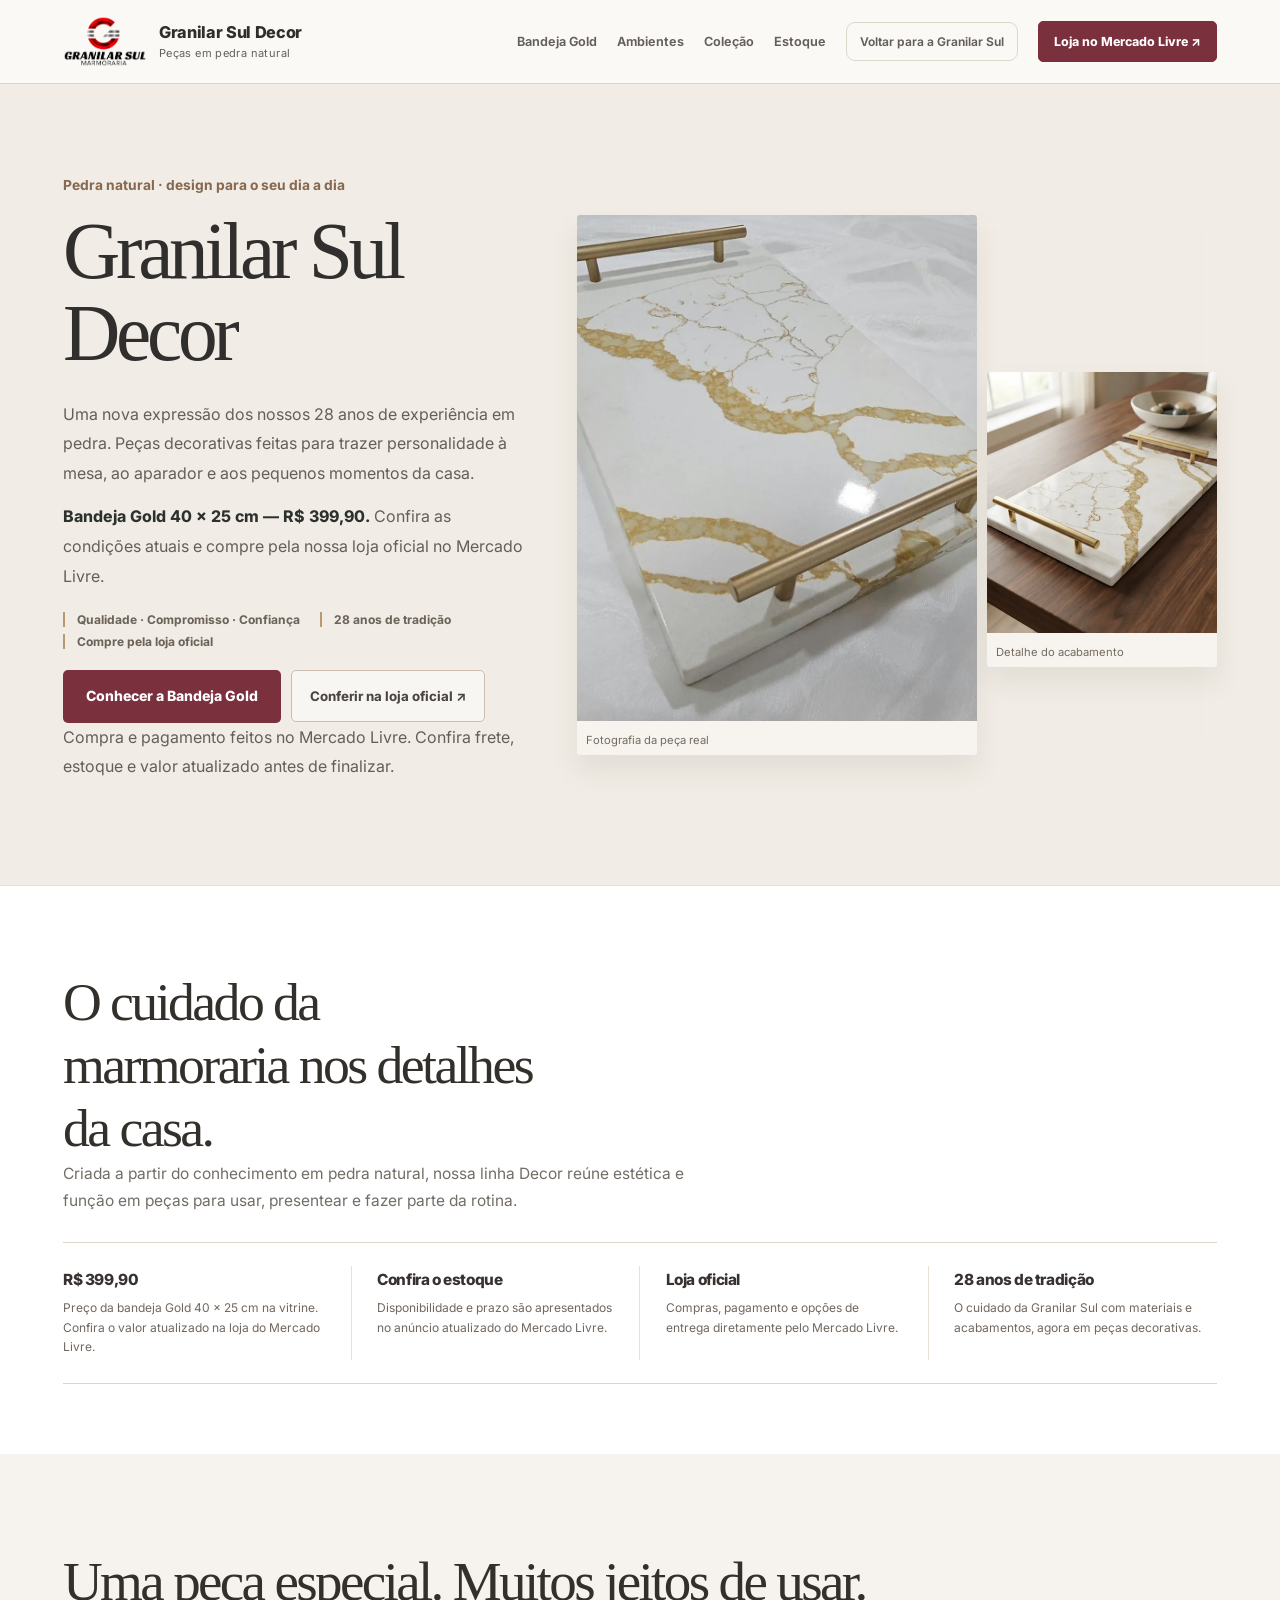
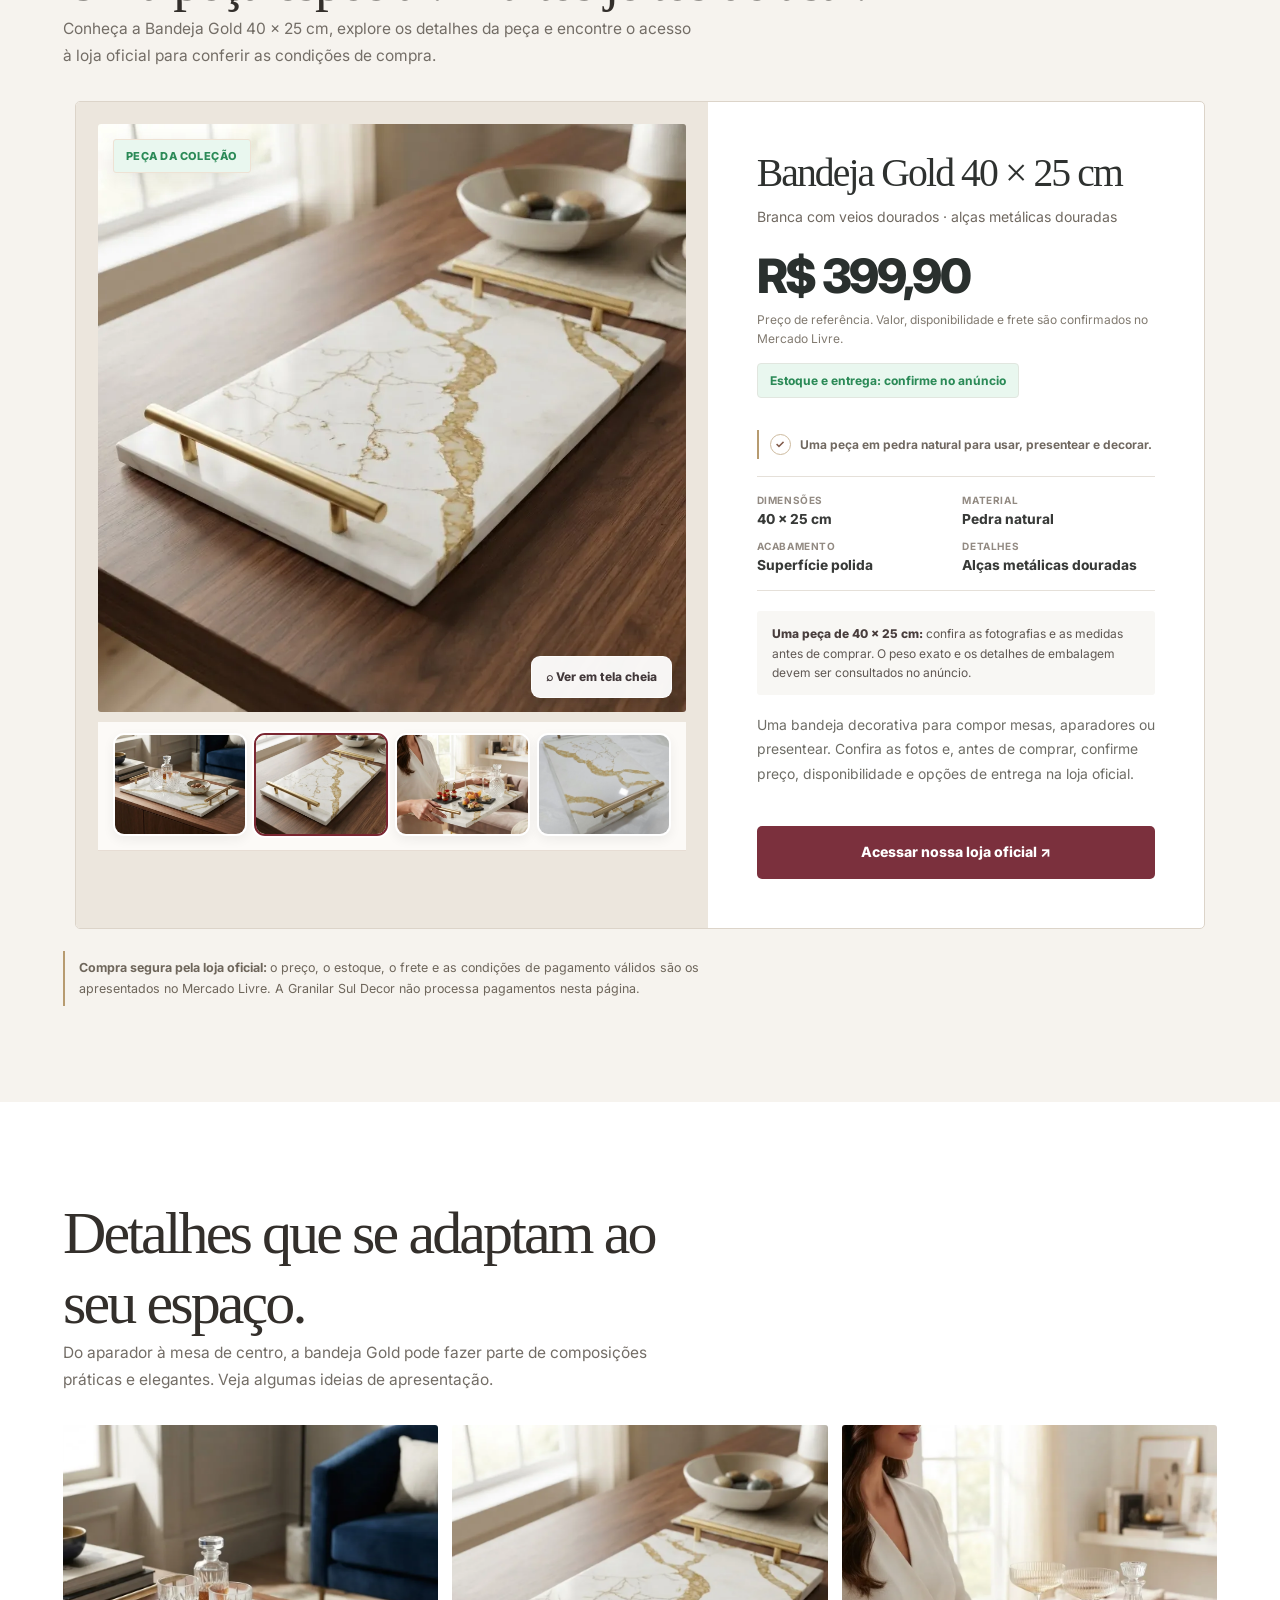
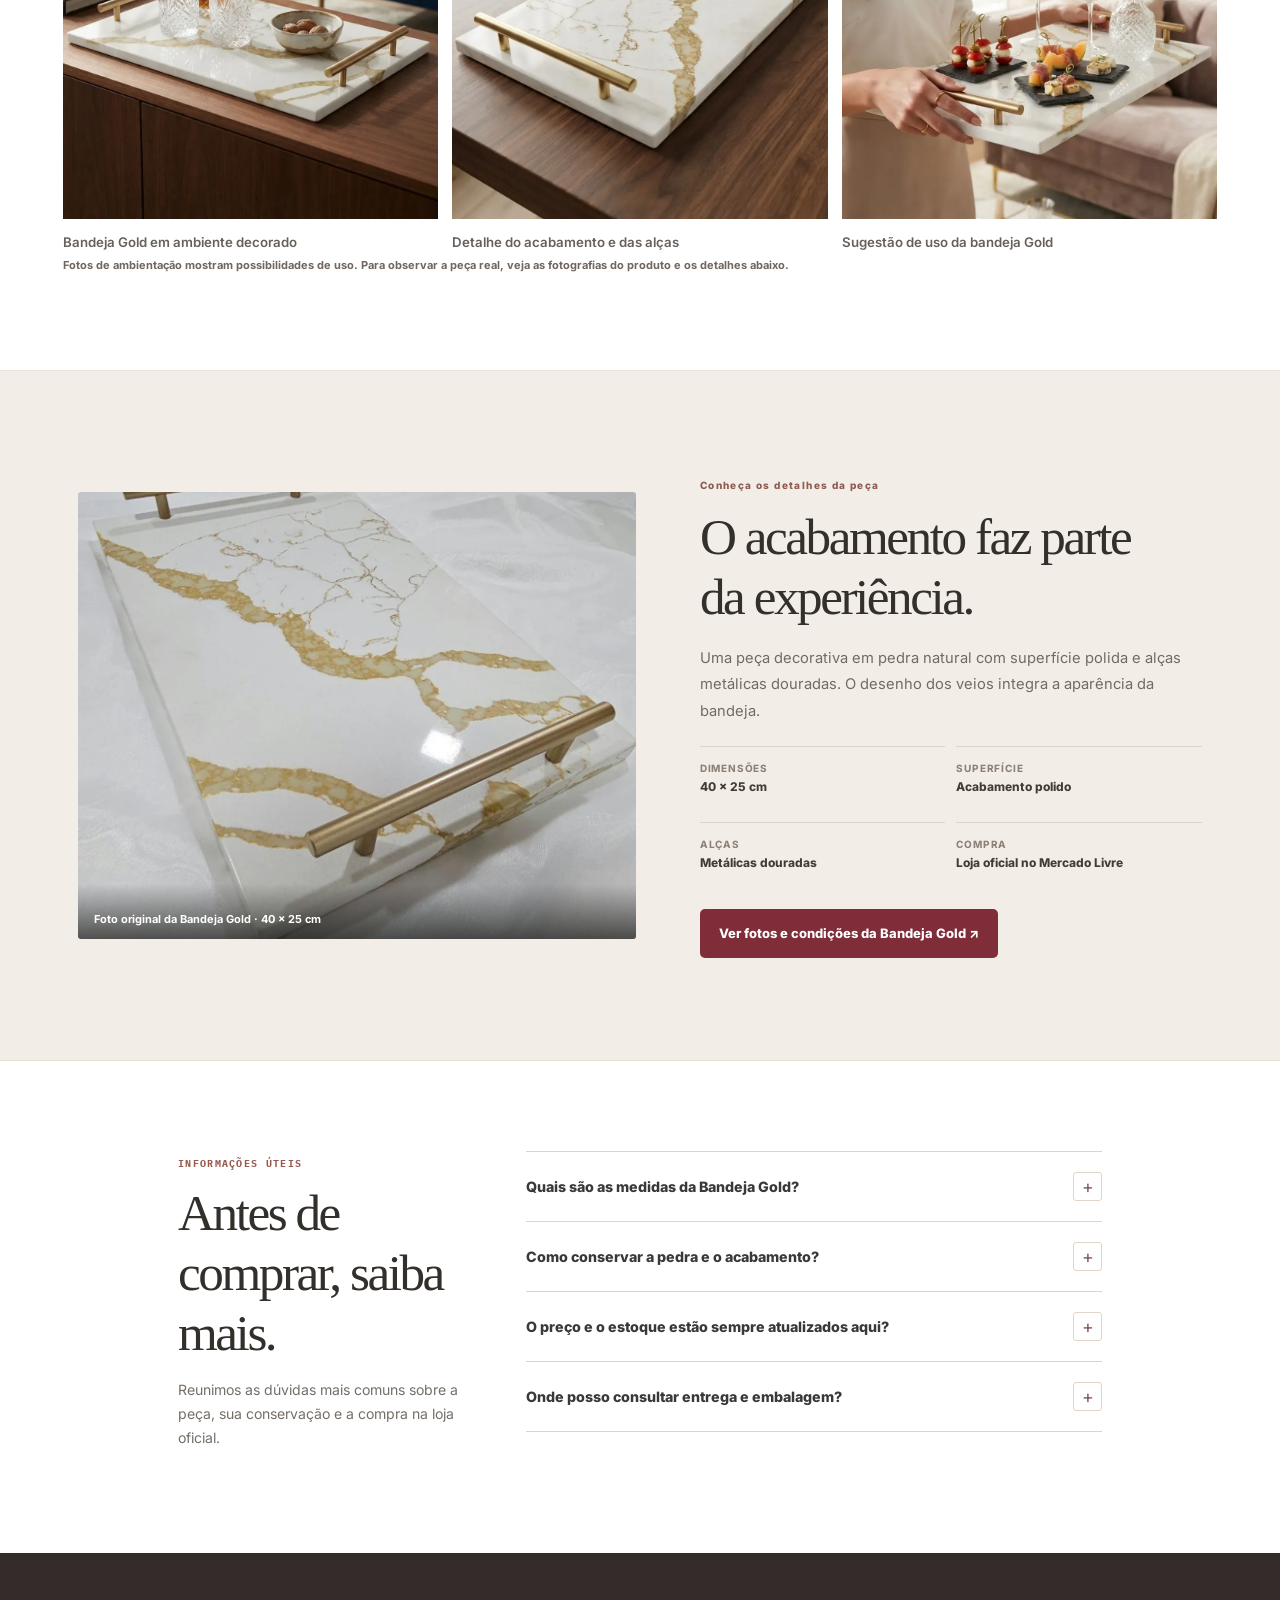
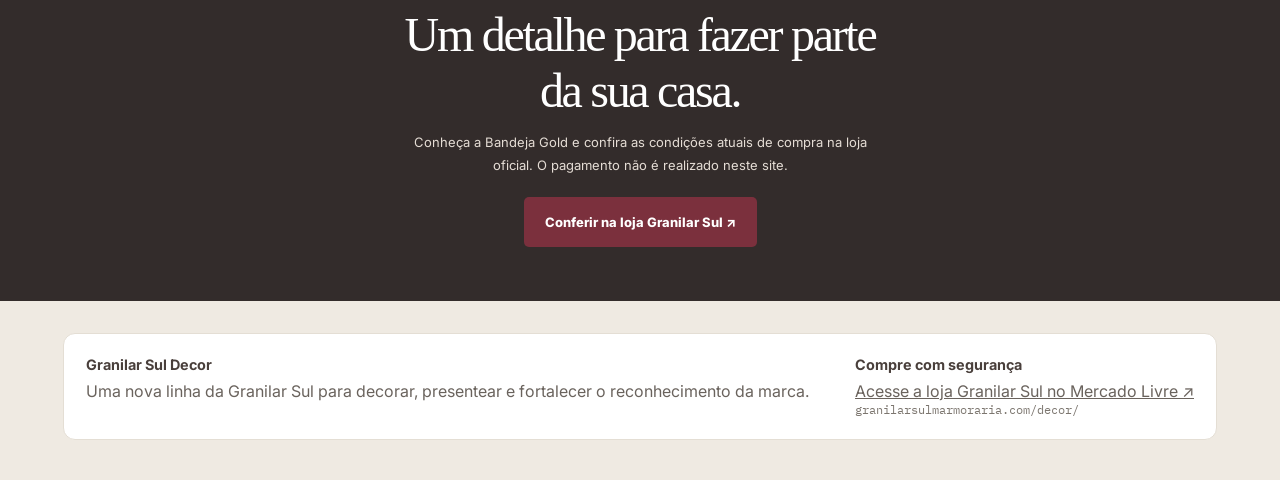
<file: decor/index.html>
<!DOCTYPE html>

<html lang="pt-BR">
<head><script>(function(w,d,s,l,i){w[l]=w[l]||[];w[l].push({'gtm.start':new Date().getTime(),event:'gtm.js'});var f=d.getElementsByTagName(s)[0],j=d.createElement(s),dl=l!='dataLayer'?'&l='+l:'';j.async=true;j.src='https://www.googletagmanager.com/gtm.js?id='+i+dl;f.parentNode.insertBefore(j,f);})(window,document,'script','dataLayer','GTM-NNWD5M6K');</script>
<meta charset="utf-8"/>
<meta content="width=device-width, initial-scale=1.0" name="viewport"/>
<title>Granilar Sul Decor | Bandejas em pedra natural | Loja no Mercado Livre</title>
<meta content="Granilar Sul Decor: bandejas decorativas em pedra natural, com acabamento especial. Conheça a coleção e compre na loja oficial Granilar Sul no Mercado Livre." name="description"/>
<meta content="index, follow" name="robots"/>
<link href="https://granilarsulmarmoraria.com/decor/" rel="canonical"/>
<link rel="icon" type="image/x-icon" href="/assets/granilar-final-20261029/imagem-01.ico"/>
<meta property="og:type" content="product"/>
<meta property="og:title" content="Granilar Sul Decor | Bandeja Gold 40 × 25 cm"/>
<meta property="og:description" content="Peças decorativas em pedra natural com qualidade e tradição. Conheça a Granilar Sul Decor e finalize a compra no Mercado Livre."/>
<meta property="og:locale" content="pt_BR"/>
<meta property="og:url" content="https://granilarsulmarmoraria.com/decor/"/>
<meta property="og:image" content="https://granilarsulmarmoraria.com/assets/granilar-final-20261029/imagem-26.webp"/>
<meta property="og:image:alt" content="Bandeja Gold Granilar Sul Decor 40 × 25 cm"/>
<meta name="twitter:card" content="summary_large_image"/>
<meta name="twitter:image" content="https://granilarsulmarmoraria.com/assets/granilar-final-20261029/imagem-26.webp"/>
<link href="https://fonts.googleapis.com" rel="preconnect"/>
<link crossorigin="" href="https://fonts.gstatic.com" rel="preconnect"/>
<link href="https://fonts.googleapis.com/css2?family=Inter:wght@400;500;600;700;800&amp;family=Oswald:wght@400;500;600;700&amp;family=IBM+Plex+Mono:wght@400;500&amp;display=swap" rel="stylesheet"/>
<style>
:root{
  --bg:#F7F3EE;
  --paper:#FFFFFF;
  --ink:#1F1F1F;
  --muted:#66615C;
  --line:#E7DDD4;
  --wine:#7A2631;
  --wine-deep:#5E1B24;
  --bronze:#C7A473;
  --stone:#EFE8E0;
  --ok:#2B8A57;
  --ok-bg:#E9F7EF;
  --info:#86643B;
  --info-bg:#F8EEDC;
  --shadow:0 18px 48px rgba(34,25,20,.10);
  --radius:18px;
}
*{box-sizing:border-box}
html{scroll-behavior:smooth}
body{margin:0; font-family:'Inter',sans-serif; background:linear-gradient(180deg,#FCFAF7 0%, var(--bg) 100%); color:var(--ink);}
img{max-width:100%; display:block}
a{color:inherit}
.wrap{max-width:1200px; margin:0 auto; padding:0 24px}
header{position:sticky; top:0; z-index:30; backdrop-filter:blur(8px); background:rgba(252,250,247,.92); border-bottom:1px solid rgba(122,38,49,.14)}
.header-inner{display:flex; align-items:center; justify-content:space-between; gap:18px; padding:14px 24px; max-width:1240px; margin:0 auto}
.brand{display:flex; align-items:center; gap:14px; text-decoration:none}
.brand img{height:56px; width:auto}
.brand-text strong{display:block; font-family:'Oswald',sans-serif; letter-spacing:.04em; text-transform:uppercase; font-size:1.05rem}
.brand-text span{display:block; color:var(--muted); font-size:.83rem}
.nav{display:flex; align-items:center; gap:14px; flex-wrap:wrap; justify-content:flex-end}
.nav a{text-decoration:none; font-size:.92rem; color:var(--muted)}
.nav .back-link{padding:11px 16px; border:1px solid var(--line); border-radius:999px; background:rgba(255,255,255,.65)}
.hero{padding:72px 0 36px; position:relative; overflow:hidden}
.hero::before{content:''; position:absolute; inset:0; background:radial-gradient(circle at top right, rgba(199,164,115,.22), transparent 35%), radial-gradient(circle at left center, rgba(122,38,49,.10), transparent 34%); pointer-events:none}
.hero-grid{display:grid; grid-template-columns:1.1fr .9fr; gap:36px; align-items:center; position:relative; z-index:1}
.eyebrow{display:inline-block; padding:8px 12px; border-radius:999px; background:#F7ECE3; color:var(--wine); font-weight:700; text-transform:uppercase; letter-spacing:.08em; font-size:.72rem; margin-bottom:18px}
.hero h1{font-family:'Oswald',sans-serif; font-size:clamp(2.5rem,6vw,4.2rem); line-height:1.02; margin:0 0 18px; text-transform:uppercase; letter-spacing:.02em}
.hero h1 em{font-style:normal; color:var(--wine)}
.hero p{font-size:1.05rem; line-height:1.72; color:#504A46; max-width:58ch; margin:0 0 18px}
.hero-points{display:flex; flex-wrap:wrap; gap:12px; margin:24px 0 28px}
.hero-points span{padding:10px 14px; border-radius:999px; background:var(--paper); border:1px solid var(--line); color:#4E4A46; font-size:.92rem; box-shadow:0 8px 22px rgba(36,22,14,.05)}
.cta-row{display:flex; gap:12px; flex-wrap:wrap}
.btn-main, .btn-second{display:inline-flex; align-items:center; justify-content:center; min-height:48px; padding:0 18px; border-radius:14px; text-decoration:none; font-weight:700;}
.btn-main{background:linear-gradient(135deg,var(--wine),var(--wine-deep)); color:#fff; box-shadow:0 16px 28px rgba(122,38,49,.18)}
.btn-second{background:#fff; color:var(--ink); border:1px solid var(--line)}
.hero-card{background:rgba(255,255,255,.72); border:1px solid rgba(255,255,255,.65); border-radius:26px; padding:18px; box-shadow:var(--shadow); backdrop-filter:blur(6px)}
.hero-card-grid{display:grid; grid-template-columns:1fr 1fr; gap:14px}
.hero-card figure{margin:0; background:#fff; border-radius:18px; overflow:hidden; border:1px solid var(--line)}
.hero-card img{width:100%; aspect-ratio:4/5; object-fit:cover}
.hero-card figcaption{padding:12px 14px; font-size:.88rem; color:var(--muted)}
.section{padding:42px 0}
.section-head{display:flex; align-items:end; justify-content:space-between; gap:18px; margin-bottom:24px; flex-wrap:wrap}
.section-head h2{margin:0; font-family:'Oswald',sans-serif; font-size:clamp(1.7rem,4vw,2.4rem); text-transform:uppercase; letter-spacing:.03em}
.section-head p{margin:0; max-width:62ch; color:#5C5752; line-height:1.7}
.info-band{display:grid; grid-template-columns:repeat(4,1fr); gap:14px; margin-top:24px}
.info-band .item{background:var(--paper); border:1px solid var(--line); border-radius:18px; padding:18px; box-shadow:0 10px 26px rgba(44,24,14,.05)}
.info-band strong{display:block; color:var(--wine); font-family:'Oswald',sans-serif; font-size:1.35rem; margin-bottom:6px}
.catalog-grid{display:grid; grid-template-columns:repeat(3,1fr); gap:22px}
.product-card{display:flex; flex-direction:column; background:var(--paper); border:1px solid var(--line); border-radius:24px; overflow:hidden; box-shadow:var(--shadow)}
.product-media{position:relative; background:#F6F1EB}
.product-media img{width:100%; aspect-ratio:4/5; object-fit:cover}
.product-badge{position:absolute; left:16px; top:16px; display:inline-flex; padding:8px 12px; border-radius:999px; font-size:.78rem; font-weight:800; letter-spacing:.04em; text-transform:uppercase; box-shadow:0 10px 22px rgba(0,0,0,.12)}
.product-badge.ready{background:var(--ok-bg); color:var(--ok)}
.product-badge.consult{background:var(--info-bg); color:var(--info)}
.product-body{padding:20px}
.product-body h3{margin:0 0 8px; font-size:1.18rem}
.product-subtitle{margin:0 0 14px; color:var(--muted); font-size:.92rem; line-height:1.55}
.product-price{font-family:'Oswald',sans-serif; font-size:2rem; color:var(--wine); margin:0 0 8px}
.product-stock{display:inline-flex; margin-bottom:12px; font-size:.83rem; font-weight:700; border-radius:999px; padding:7px 11px;}
.product-stock.ready{background:var(--ok-bg); color:var(--ok)}
.product-stock.consult{background:var(--info-bg); color:var(--info)}
.product-desc{color:#544F4A; line-height:1.65; font-size:.95rem; min-height:88px}
.product-actions{display:grid; gap:10px; margin-top:18px}
.btn{display:inline-flex; align-items:center; justify-content:center; min-height:46px; border-radius:14px; text-decoration:none; font-weight:700; padding:0 16px}
.btn-ml{background:linear-gradient(135deg,#FFE36A,#FFD21F); color:#202020;}
.btn-wa{background:#fff; color:var(--ink); border:1px solid var(--line)}
.dual-gallery{display:grid; grid-template-columns:1.1fr .9fr; gap:22px}
.gallery-box{background:var(--paper); border:1px solid var(--line); border-radius:24px; overflow:hidden; box-shadow:var(--shadow)}
.gallery-box img{width:100%; aspect-ratio:4/3; object-fit:cover}
.gallery-box .content{padding:18px}
.gallery-box h3{margin:0 0 8px}
.gallery-box p{margin:0; line-height:1.7; color:#5A554F}
.notice{margin-top:22px; padding:16px 18px; border-radius:16px; background:#FFF7E8; border:1px solid #F0DEC1; color:#6C5634; line-height:1.7}
.footer{padding:34px 0 48px; color:#6A635D}
.footer .footer-box{background:#fff; border:1px solid var(--line); border-radius:22px; padding:22px; display:flex; justify-content:space-between; gap:20px; flex-wrap:wrap}
.footer strong{display:block; font-family:'Oswald',sans-serif; text-transform:uppercase; color:var(--wine); margin-bottom:8px}
.code-note{font-family:'IBM Plex Mono',monospace; font-size:.78rem; color:#7C766F}
@media(max-width:1050px){.catalog-grid{grid-template-columns:repeat(2,1fr)} .info-band{grid-template-columns:repeat(2,1fr)} .hero-grid,.dual-gallery{grid-template-columns:1fr} }
@media(max-width:680px){.header-inner{padding:14px 18px} .brand img{height:50px} .hero{padding-top:48px} .catalog-grid{grid-template-columns:1fr} .info-band{grid-template-columns:1fr} .wrap{padding:0 18px} .hero-card-grid{grid-template-columns:1fr 1fr} .nav{gap:10px} .nav a{font-size:.84rem} }

/* Loja oficial Mercado Livre */
.nav .shop-top-link{color:#2f2615; background:#ffe15d; border:1px solid #f2cb28; border-radius:999px; padding:10px 14px; font-weight:800;}
.product-media .product-badge.consult{background:#F5EEE7;color:#795C42;}
.product-card .product-desc{min-height:0}
.hero .btn-main:focus-visible,.btn-ml:focus-visible,.shop-top-link:focus-visible{outline:3px solid #AA885A; outline-offset:3px}
@media(max-width:680px){
  .header-inner{padding:10px 16px; gap:6px; flex-wrap:nowrap; align-items:center}
  .brand{flex:1; min-width:0; gap:6px}
  .brand img{height:40px;max-width:58px;object-fit:contain; flex:none}
  .brand-text strong{font-size:.75rem;line-height:1.18;letter-spacing:0}
  .brand-text span{display:none}
  .nav{gap:0;flex:0 0 auto}
  .nav a:not(.shop-top-link){display:none}
  .nav .shop-top-link{padding:10px 10px;font-size:.70rem;white-space:nowrap}
}

/* Granilar Sul Decor: galeria das fotografias enviadas para o anuncio */
.product-thumb-strip{display:grid;grid-template-columns:repeat(4,minmax(0,1fr));gap:9px;padding:11px 15px 14px;background:#FCFAF7;border-bottom:1px solid var(--line)}
.product-thumb-strip .thumb{appearance:none;background:#fff;border:2px solid transparent;padding:0;overflow:hidden;border-radius:11px;cursor:pointer;transition:border-color .2s ease,transform .2s ease;box-shadow:0 4px 12px rgba(0,0,0,.06)}
.product-thumb-strip .thumb:hover{transform:translateY(-2px)}
.product-thumb-strip .thumb.active{border-color:var(--wine)}
.product-thumb-strip .thumb:focus-visible{outline:3px solid #C7A473;outline-offset:2px}
.product-thumb-strip .thumb img{display:block;width:100%;aspect-ratio:1/1;object-fit:cover}
.product-card .product-media img#decor-gallery-main{aspect-ratio:1/1;object-fit:cover;transition:opacity .15s ease}
.product-card .product-media img#decor-gallery-main.fade{opacity:.55}
.price-note{color:#77706B;font-size:.74rem;line-height:1.45;margin:-5px 0 12px}
.photo-story{padding-top:30px}
.photo-story-grid{display:grid;grid-template-columns:repeat(3,minmax(0,1fr));gap:18px}
.story-card{margin:0;min-width:0;background:#fff;border:1px solid var(--line);border-radius:20px;overflow:hidden;box-shadow:0 16px 40px rgba(32,20,15,.06)}
.story-card img{width:100%;aspect-ratio:1/1;object-fit:cover}
.story-card figcaption{font-weight:600;color:#59514C;font-size:.87rem;padding:17px 16px}
@media(max-width:780px){.photo-story-grid{grid-template-columns:1fr 1fr}.photo-story-grid .story-card:last-child{grid-column:span 2}.photo-story-grid .story-card:last-child img{max-height:360px}}
@media(max-width:520px){.photo-story-grid{grid-template-columns:1fr}.photo-story-grid .story-card:last-child{grid-column:auto}.product-thumb-strip{gap:7px;padding:10px}}

/* Granilar Sul Decor — separação produto real e inspirações IA */
#catalogo .catalog-grid {grid-template-columns:minmax(0,500px);justify-content:center;}
#catalogo .product-desc {min-height:0;}
.ideas-section {background:linear-gradient(145deg,#eee5dd 0%,#f8f4ee 44%,#eee3da 100%);border-top:1px solid var(--line);}
.ideas-head {text-align:center;max-width:730px;margin:0 auto 32px;}
.ideas-head .eyebrow{margin-bottom:12px;}
.ideas-head h2 {font-family:'Oswald',sans-serif;text-transform:uppercase;letter-spacing:.025em;font-size:clamp(1.9rem,4vw,2.7rem);margin:0 0 16px;color:var(--wine-deep);}
.ideas-head p {margin:0;color:#59514b;line-height:1.75;}
.ideas-grid {display:grid;grid-template-columns:repeat(4,minmax(0,1fr));gap:16px;}
.idea-card {background:#fff;border:1px solid #eadfd6;border-radius:22px;overflow:hidden;box-shadow:0 14px 32px rgba(40,30,24,.07);}
.idea-image {position:relative;overflow:hidden;}
.idea-image img {width:100%;height:auto;aspect-ratio:4/5;object-fit:cover;display:block;transition:transform .25s ease;}
.idea-card:hover .idea-image img {transform:scale(1.025);}
.idea-body {padding:16px 16px 20px;}
.idea-body h3 {font-size:1.02rem;line-height:1.4;margin:0 0 12px;color:#342921;}
.idea-status {display:inline-block;font-size:.73rem;font-weight:750;padding:7px 10px;border-radius:999px;color:#7a5135;background:#f6ebdf;}
.idea-body p {font-size:.85rem;color:#69615a;line-height:1.55;margin:12px 0 0;}
.ideas-disclaimer {font-size:.83rem;color:#675e57;line-height:1.6;margin:22px auto 0;max-width:850px;text-align:center;}
@media(max-width:1000px){.ideas-grid{grid-template-columns:repeat(2,minmax(0,1fr));}}
@media(max-width:560px){.ideas-grid{grid-template-columns:repeat(2,minmax(0,1fr));gap:10px}.idea-body{padding:12px}.idea-body h3{font-size:.9rem}.idea-body p{font-size:.78rem}.ideas-head{text-align:left}.ideas-disclaimer{text-align:left}}
@media(max-width:380px){.ideas-grid{grid-template-columns:1fr;}}
</style>
<link rel="stylesheet" href="./decor-premium.css?v=20261117">
<link rel="stylesheet" href="./decor-growth.css?v=20261117a">
<link rel="stylesheet" href="/assets/granilar-navigation.css?v=20261117b">
<link rel="stylesheet" href="/assets/granilar-visuals.css?v=20261117c">
<link rel="stylesheet" href="./decor-art-direction.css?v=20261118r1">
<link rel="preload" as="image" href="/assets/granilar-final-20261029/imagem-27.webp" fetchpriority="high"/>
</head>
<body><noscript><iframe height="0" src="https://www.googletagmanager.com/ns.html?id=GTM-NNWD5M6K" style="display:none;visibility:hidden" width="0"></iframe></noscript>
<header>
<div class="header-inner">
<a class="brand" href="../">
<img width="387" height="240" alt="Granilar Sul Marmoraria" loading="eager" decoding="async" src="/assets/granilar-final-20261029/imagem-23.webp"/>
<div class="brand-text">
<strong>Granilar Sul Decor</strong>
<span>Peças em pedra natural</span>
</div>
</a>
<nav class="nav"><a class="shop-top-link" data-outbound="mercado-livre-loja" href="https://www.mercadolivre.com.br/pagina/granilarsul" rel="noopener noreferrer" target="_blank">Loja no Mercado Livre ↗</a>
<a href="#catalogo">Bandeja Gold</a><a href="#ambientes">Ambientes</a>
<a href="#colecao">Coleção</a>
<a href="#estoque">Estoque</a>
<a class="back-link" href="../">Voltar para a Granilar Sul</a>
</nav>
</div>
</header>
<section class="hero">
<div class="wrap hero-grid">
<div>
<span class="eyebrow">Pedra natural · design para o seu dia a dia</span>
<h1>Granilar Sul <em>Decor</em></h1>
<p>Uma nova expressão dos nossos 28 anos de experiência em pedra. Peças decorativas feitas para trazer personalidade à mesa, ao aparador e aos pequenos momentos da casa.</p>
<p><strong>Bandeja Gold 40 × 25 cm — R$ 399,90.</strong> Confira as condições atuais e compre pela nossa loja oficial no Mercado Livre.</p>
<div class="hero-points">
<span>Qualidade · Compromisso · Confiança</span>
<span>28 anos de tradição</span>
<span>Compre pela loja oficial</span>
</div>
<div class="cta-row">
<a class="btn-main" href="#catalogo">Conhecer a Bandeja Gold</a>
<a class="btn-second" data-outbound="mercado-livre-loja" href="https://www.mercadolivre.com.br/pagina/granilarsul" rel="noopener noreferrer" target="_blank">Conferir na loja oficial ↗</a>
</div>
<p class="gsd-hero-note">Compra e pagamento feitos no Mercado Livre. Confira frete, estoque e valor atualizado antes de finalizar.</p>
</div>
<div class="hero-card">
<div class="hero-card-grid">
<figure>
<img width="1150" height="1102" alt="Fotografia da peça real: Bandeja Gold 40 por 25 centímetros com alças douradas" loading="eager" decoding="async" fetchpriority="high" src="/assets/granilar-final-20261029/imagem-27.webp"/>
<figcaption>Fotografia da peça real</figcaption>
</figure>
<figure>
<img width="1024" height="1024" alt="Detalhe da Bandeja Gold em pedra branca com alças metálicas douradas" loading="lazy" decoding="async" src="/assets/granilar-final-20261029/imagem-26.webp"/>
<figcaption>Detalhe do acabamento</figcaption>
</figure>
</div>
</div>
</div>
</section>
<section class="section" id="colecao">
<div class="wrap">
<div class="section-head">
<div>
<h2>O cuidado da marmoraria nos detalhes da casa.</h2>
<p>Criada a partir do conhecimento em pedra natural, nossa linha Decor reúne estética e função em peças para usar, presentear e fazer parte da rotina.</p>
</div>
</div>
<div class="info-band" id="estoque">
<div class="item"><strong>R$ 399,90</strong><span>Preço da bandeja Gold 40 × 25 cm na vitrine. Confira o valor atualizado na loja do Mercado Livre.</span></div>
<div class="item"><strong>Confira o estoque</strong><span>Disponibilidade e prazo são apresentados no anúncio atualizado do Mercado Livre.</span></div>
<div class="item"><strong>Loja oficial</strong><span>Compras, pagamento e opções de entrega diretamente pelo Mercado Livre.</span></div>
<div class="item"><strong>28 anos de tradição</strong><span>O cuidado da Granilar Sul com materiais e acabamentos, agora em peças decorativas.</span></div>
</div>
</div>
</section>
<section class="section" id="catalogo">
<div class="wrap">
<div class="section-head">
<div>
<h2>Uma peça especial. Muitos jeitos de usar.</h2>
<p>Conheça a Bandeja Gold 40 × 25 cm, explore os detalhes da peça e encontre o acesso à loja oficial para conferir as condições de compra.</p>
</div>
</div>
<div class="catalog-grid">
<article class="product-card">
<div class="product-gallery">
<div class="product-media">
<img width="1024" height="1024" alt="Bandeja Gold em pedra branca com veios dourados e alças metálicas douradas, sobre mesa de madeira" decoding="async" id="decor-gallery-main" loading="lazy" src="/assets/granilar-final-20261029/imagem-26.webp"/>
<span class="product-badge ready">Peça da coleção</span>
</div><div aria-label="Selecionar fotografia da bandeja Gold" class="product-thumb-strip" role="group"><button aria-label="Ver foto 1: Bandeja Gold em ambiente decorado" aria-pressed="false" class="thumb" data-gallery-index="0" type="button"><img width="1024" height="1024" alt="" loading="lazy" src="/assets/granilar-final-20261029/imagem-24.webp"/></button><button aria-label="Ver foto 2: Detalhe do acabamento e das alças" aria-pressed="true" class="thumb active" data-gallery-index="1" type="button"><img width="1024" height="1024" alt="" loading="lazy" src="/assets/granilar-final-20261029/imagem-26.webp"/></button><button aria-label="Ver foto 3: Sugestão de uso da bandeja Gold" aria-pressed="false" class="thumb" data-gallery-index="2" type="button"><img width="1024" height="1024" alt="" loading="lazy" src="/assets/granilar-final-20261029/imagem-25.webp"/></button><button aria-label="Ver foto 4: Foto original da peça" aria-pressed="false" class="thumb" data-gallery-index="3" type="button"><img width="1150" height="1102" alt="" loading="lazy" src="/assets/granilar-final-20261029/imagem-27.webp"/></button></div>
</div><!-- /product-gallery -->
<div class="product-body">
<h3>Bandeja Gold 40 × 25 cm</h3>
<p class="product-subtitle">Branca com veios dourados · alças metálicas douradas</p>
<div aria-label="Preço de referência: 399 reais e 90 centavos" class="product-price">R$ 399,90</div><div class="price-note">Preço de referência. Valor, disponibilidade e frete são confirmados no Mercado Livre.</div>
<div class="product-stock ready">Estoque e entrega: confirme no anúncio</div>
<div class="gsd-trust-line">Uma peça em pedra natural para usar, presentear e decorar.</div>
<div class="gsd-spec-grid" aria-label="Características da peça">
 <div><span>Dimensões</span><strong>40 × 25 cm</strong></div>
 <div><span>Material</span><strong>Pedra natural</strong></div>
 <div><span>Acabamento</span><strong>Superfície polida</strong></div>
 <div><span>Detalhes</span><strong>Alças metálicas douradas</strong></div>
 </div>
 <div class="gsd-dimensions"><strong>Uma peça de 40 × 25 cm:</strong> confira as fotografias e as medidas antes de comprar. O peso exato e os detalhes de embalagem devem ser consultados no anúncio.</div>
 <p class="product-desc">Uma bandeja decorativa para compor mesas, aparadores ou presentear. Confira as fotos e, antes de comprar, confirme preço, disponibilidade e opções de entrega na loja oficial.</p>
<div class="product-actions"><a class="btn btn-ml store-link" data-outbound="mercado-livre-loja" href="https://www.mercadolivre.com.br/pagina/granilarsul" rel="noopener noreferrer" target="_blank">Acessar nossa loja oficial ↗</a></div>
</div>
</article>




</div>
<div class="notice"><strong>Compra segura pela loja oficial: </strong>o preço, o estoque, o frete e as condições de pagamento válidos são os apresentados no Mercado Livre. A Granilar Sul Decor não processa pagamentos nesta página.</div>
</div>
</section><section class="section photo-story" id="ambientes"><div class="wrap"><div class="section-head"><div><h2>Detalhes que se adaptam ao seu espaço.</h2><p>Do aparador à mesa de centro, a bandeja Gold pode fazer parte de composições práticas e elegantes. Veja algumas ideias de apresentação.</p></div></div><div class="photo-story-grid"><figure class="story-card"><img width="1024" height="1024" alt="Bandeja Gold decorando uma mesa de centro, com copos, garrafa e objetos decorativos" decoding="async" loading="lazy" src="/assets/granilar-final-20261029/imagem-24.webp"/><figcaption>Bandeja Gold em ambiente decorado</figcaption></figure><figure class="story-card"><img width="1024" height="1024" alt="Bandeja Gold em pedra branca com veios dourados e alças metálicas douradas, sobre mesa de madeira" decoding="async" loading="lazy" src="/assets/granilar-final-20261029/imagem-26.webp"/><figcaption>Detalhe do acabamento e das alças</figcaption></figure><figure class="story-card"><img width="1024" height="1024" alt="Bandeja Gold em composição de recepção, com taças e petiscos sobre a pedra branca" decoding="async" loading="lazy" src="/assets/granilar-final-20261029/imagem-25.webp"/><figcaption>Sugestão de uso da bandeja Gold</figcaption></figure></div><p class="gsd-photo-guide">Fotos de ambientação mostram possibilidades de uso. Para observar a peça real, veja as fotografias do produto e os detalhes abaixo.</p></div></section>

<section class="gsd-detail-section" id="detalhes" aria-labelledby="gsd-detail-title">
 <div class="gsd-detail-inner">
  <figure class="gsd-detail-photo">
   <img width="1150" height="1102" src="/assets/granilar-final-20261029/imagem-27.webp" loading="lazy" decoding="async" alt="Foto original da Bandeja Gold com alças metálicas douradas">
   <figcaption>Foto original da Bandeja Gold · 40 × 25 cm</figcaption>
  </figure>
  <div class="gsd-detail-copy">
   <span class="gsd-detail-eyebrow">Conheça os detalhes da peça</span>
   <h2 id="gsd-detail-title">O acabamento faz parte da experiência.</h2>
   <p>Uma peça decorativa em pedra natural com superfície polida e alças metálicas douradas. O desenho dos veios integra a aparência da bandeja.</p>
   <div class="gsd-detail-points">
    <div><span>Dimensões</span><strong>40 × 25 cm</strong></div>
    <div><span>Superfície</span><strong>Acabamento polido</strong></div>
    <div><span>Alças</span><strong>Metálicas douradas</strong></div>
    <div><span>Compra</span><strong>Loja oficial no Mercado Livre</strong></div>
   </div>
   <a href="#catalogo">Ver fotos e condições da Bandeja Gold ↗</a>
  </div>
 </div>
</section>

<section class="gsd-faq" id="cuidados" aria-labelledby="gsd-faq-title">
 <div class="gsd-faq-inner">
  <div class="gsd-faq-heading">
   <span>Informações úteis</span>
   <h2 id="gsd-faq-title">Antes de comprar, saiba mais.</h2>
   <p>Reunimos as dúvidas mais comuns sobre a peça, sua conservação e a compra na loja oficial.</p>
  </div>
  <div class="gsd-faq-list">
   <details><summary>Quais são as medidas da Bandeja Gold?</summary>
    <p>As dimensões informadas são 40 × 25 cm. Para conferir o peso e outras especificações, consulte os detalhes atualizados do anúncio.</p>
   </details>
   <details><summary>Como conservar a pedra e o acabamento?</summary>
    <p>Para a limpeza cotidiana, prefira um pano macio levemente umedecido e seque a peça após o uso. Evite produtos ácidos, abrasivos e impactos nas bordas. Para orientações específicas de conservação da pedra, consulte nossa equipe.</p>
   </details>
   <details><summary>O preço e o estoque estão sempre atualizados aqui?</summary>
    <p>Não. O preço exibido nesta página é uma referência. O valor, a disponibilidade, o frete e os prazos válidos são os informados na <a data-outbound="mercado-livre-loja" href="https://www.mercadolivre.com.br/pagina/granilarsul" rel="noopener noreferrer" target="_blank">loja oficial do Mercado Livre</a>.</p>
   </details>
   <details><summary>Onde posso consultar entrega e embalagem?</summary>
    <p>Confira o anúncio oficial antes de finalizar a compra. As condições de entrega, medidas de embalagem e demais características podem variar conforme o anúncio e a disponibilidade.</p>
   </details>
  </div>
 </div>
</section>
<section class="gsd-footer-conversion" aria-labelledby="gsd-conversion-title">
 <h2 id="gsd-conversion-title">Um detalhe para fazer parte da sua casa.</h2>
 <p>Conheça a Bandeja Gold e confira as condições atuais de compra na loja oficial. O pagamento não é realizado neste site.</p>
 <a data-outbound="mercado-livre-loja" href="https://www.mercadolivre.com.br/pagina/granilarsul" rel="noopener noreferrer" target="_blank">Conferir na loja Granilar Sul ↗</a>
</section>
<footer class="footer">
<div class="wrap">
<div class="footer-box">
<div>
<strong>Granilar Sul Decor</strong>
<div>Uma nova linha da Granilar Sul para decorar, presentear e fortalecer o reconhecimento da marca.</div>
</div>
<div>
<strong>Compre com segurança</strong>
<div><a data-outbound="mercado-livre-loja" href="https://www.mercadolivre.com.br/pagina/granilarsul" rel="noopener noreferrer" target="_blank">Acesse a loja Granilar Sul no Mercado Livre ↗</a></div>
<div class="code-note">granilarsulmarmoraria.com/decor/</div>
</div>
</div>
</div>
</footer>
<script>
(function(){
 const main=document.getElementById('decor-gallery-main');
 const thumbs=Array.from(document.querySelectorAll('[data-gallery-index]'));
 if(!main || !thumbs.length)return;
 thumbs.forEach(button=>button.addEventListener('click',()=>{
   const photo=button.querySelector('img'); if(!photo)return;
   main.classList.add('fade');
   main.src=photo.src;
   main.alt=button.getAttribute('aria-label').replace(/^Ver foto [0-9]+: /,'');
   thumbs.forEach(b=>{const active=b===button;b.classList.toggle('active',active);b.setAttribute('aria-pressed',String(active));});
   requestAnimationFrame(()=>main.classList.remove('fade'));
 }));
})();
</script><div class="gsd-mobile-store" aria-label="Acesso à loja oficial">
  <div class="gd-price"><small>Preço de referência · Bandeja Gold</small><strong>R$ 399,90</strong></div>
  <a data-outbound="mercado-livre-loja" href="https://www.mercadolivre.com.br/pagina/granilarsul" rel="noopener noreferrer" target="_blank">Ver na loja ↗</a>
</div>

<script>
/* Evento informativo para GTM: clique para a loja, não venda concluída. */
document.addEventListener('click',function(event){
 const link=event.target.closest('a[data-outbound="mercado-livre-loja"]');
 if(!link)return;
 window.dataLayer=window.dataLayer||[];
 window.dataLayer.push({
  event:'decor_clique_mercado_livre',
  origem:link.className||'link_decor',
  destino:'loja_oficial'
 });
});
</script>
<script src="/assets/granilar-navigation.js?v=20261117e" defer></script>
<script src="/assets/granilar-visuals.js?v=20261117c" defer></script>
<script src="./decor-growth.js?v=20261117a" defer></script>
</body>
</html>
</file>
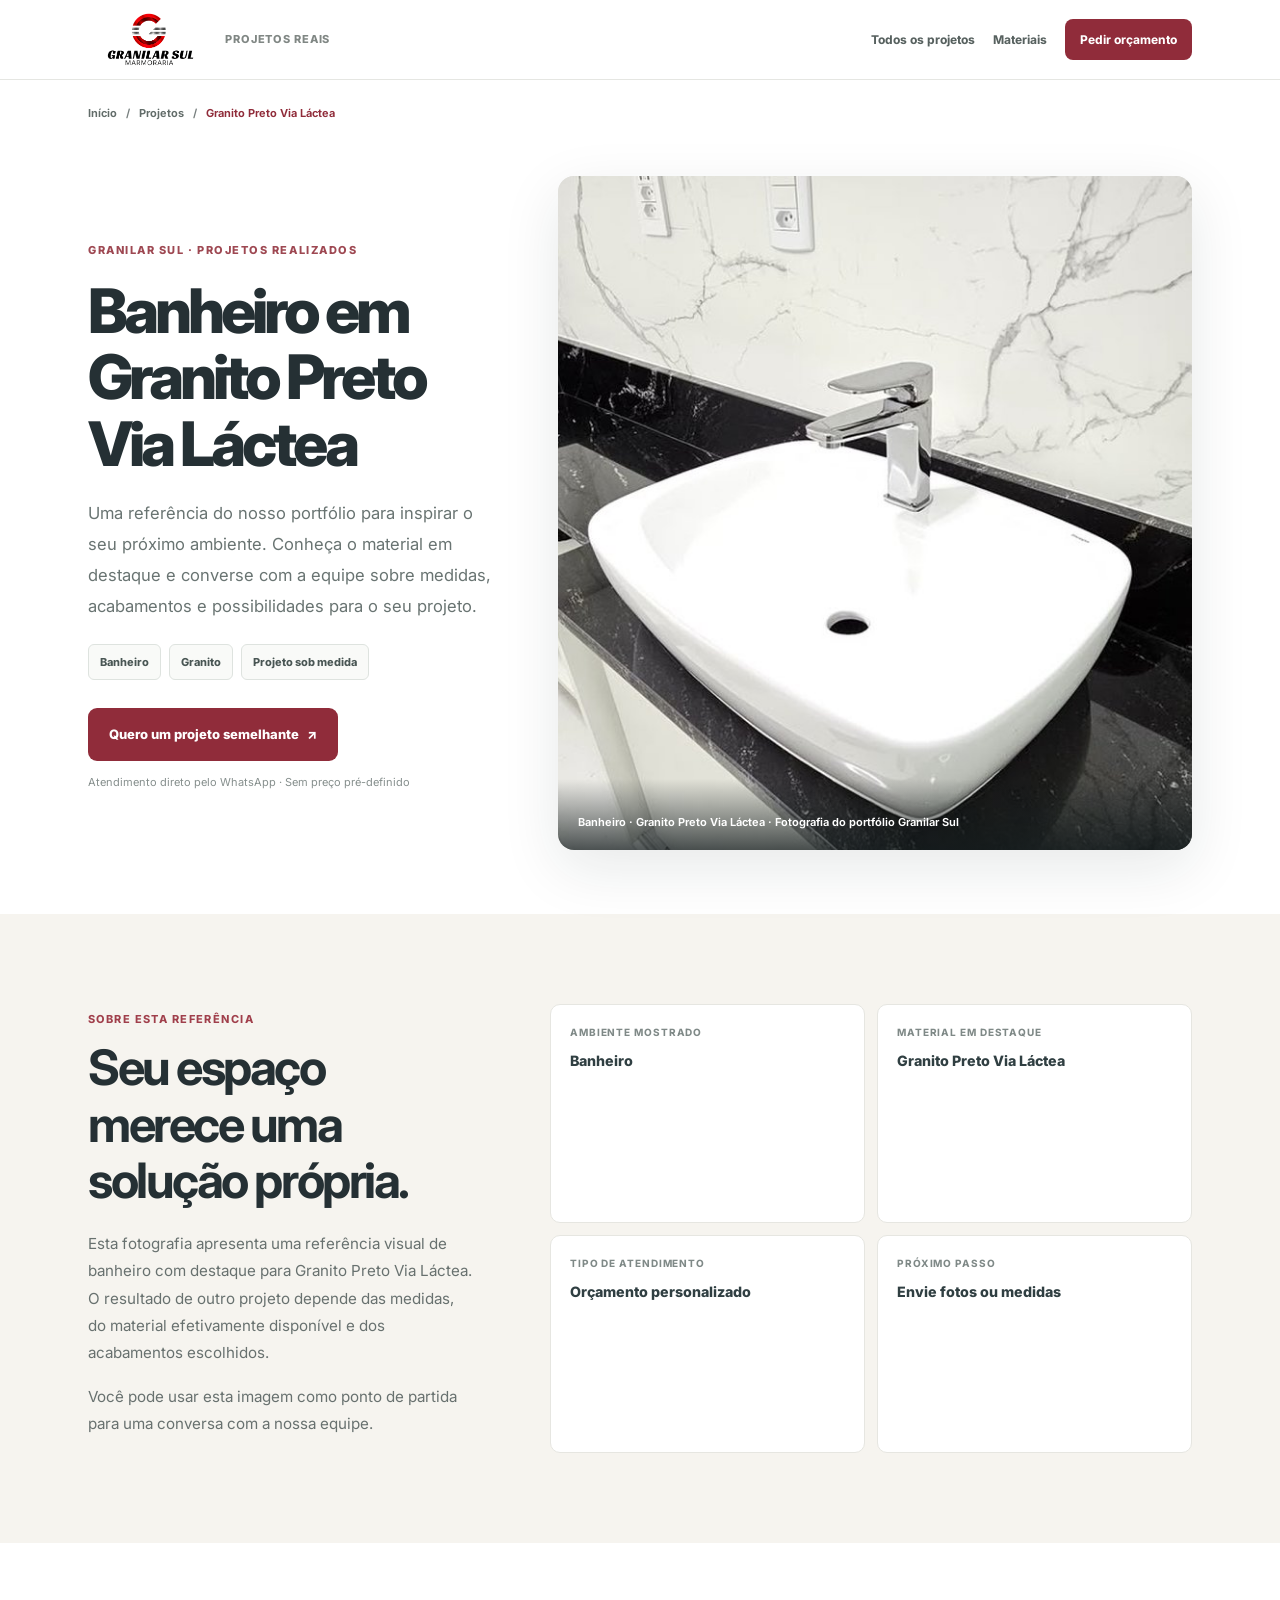
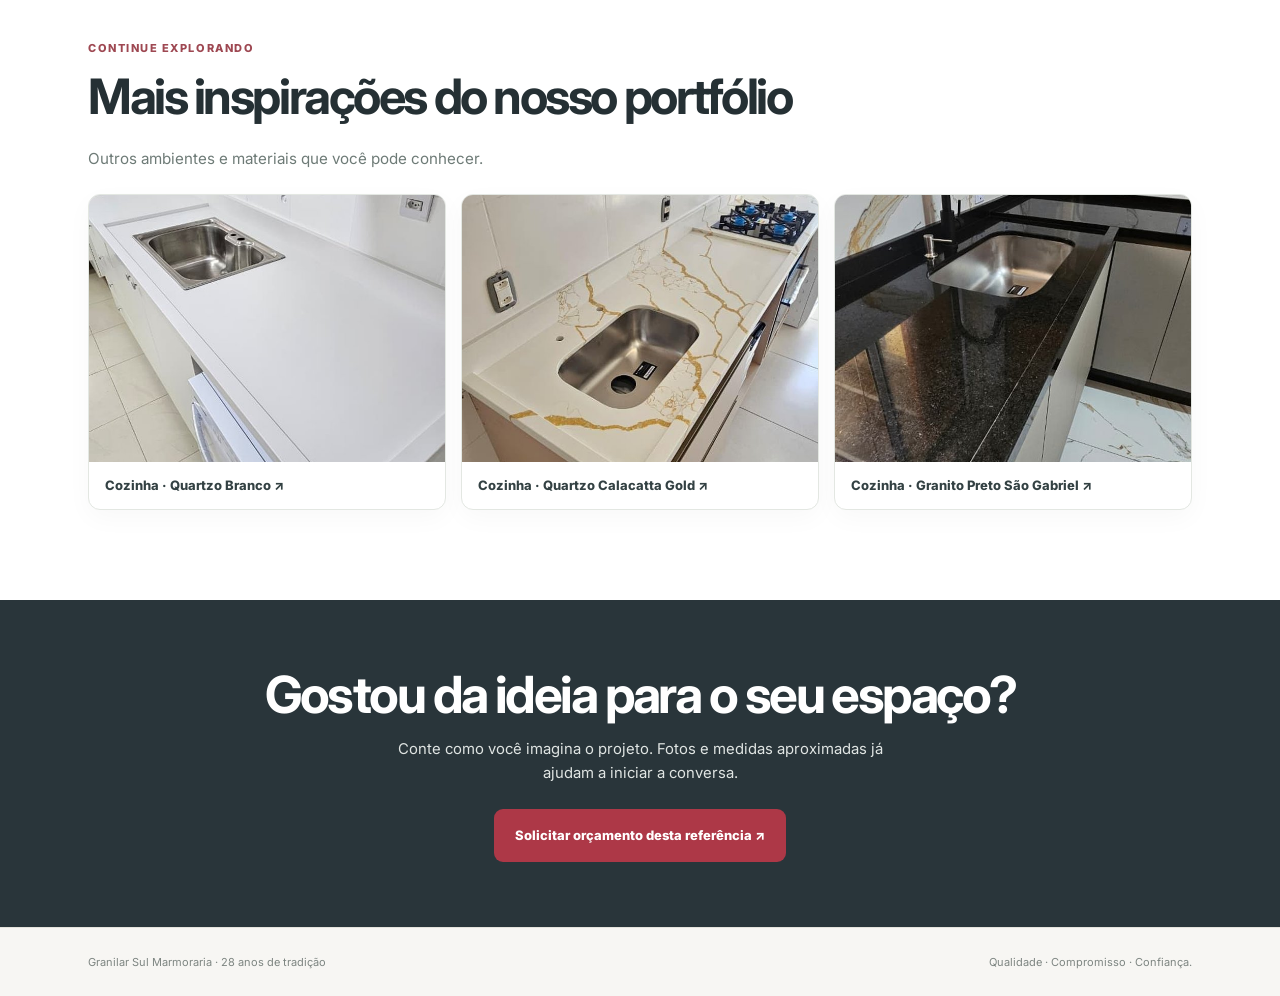
<file: projetos/banheiro-granito-preto-via-lactea/index.html>
<!DOCTYPE html>
<html lang="pt-BR">
<head>
<meta charset="utf-8">
<meta name="viewport" content="width=device-width,initial-scale=1">
<title>Banheiro · Granito Preto Via Láctea | Granilar Sul Marmoraria</title>
<meta name="description" content="Conheça a referência de banheiro em Granito Preto Via Láctea no portfólio da Granilar Sul. Inspire-se e solicite um orçamento sob medida em Porto Alegre.">
<meta name="robots" content="index,follow">
<link rel="canonical" href="https://granilarsulmarmoraria.com/projetos/banheiro-granito-preto-via-lactea/">
<link rel="icon" href="/assets/granilar-final-20261029/imagem-01.ico">
<meta property="og:type" content="article">
<meta property="og:title" content="Banheiro · Granito Preto Via Láctea | Granilar Sul">
<meta property="og:description" content="Conheça a referência de banheiro em Granito Preto Via Láctea no portfólio da Granilar Sul. Inspire-se e solicite um orçamento sob medida em Porto Alegre.">
<meta property="og:image" content="https://granilarsulmarmoraria.com/assets/granilar-final-20261029/imagem-10.jpg">
<meta property="og:url" content="https://granilarsulmarmoraria.com/projetos/banheiro-granito-preto-via-lactea/">
<meta property="og:locale" content="pt_BR">
<meta name="theme-color" content="#263136">
<link rel="preconnect" href="https://fonts.googleapis.com">
<link rel="preconnect" href="https://fonts.gstatic.com" crossorigin>
<link href="https://fonts.googleapis.com/css2?family=Inter:wght@400;500;600;700;800&display=swap" rel="stylesheet">
<link rel="preload" as="image" href="/assets/granilar-final-20261029/imagem-10.jpg" fetchpriority="high">
<link rel="stylesheet" href="/assets/granilar-projects.css?v=20261117a">
<script>(function(w,d,s,l,i){w[l]=w[l]||[];w[l].push({'gtm.start':new Date().getTime(),event:'gtm.js'});var f=d.getElementsByTagName(s)[0],j=d.createElement(s),dl=l!='dataLayer'?'&l='+l:'';j.async=true;j.src='https://www.googletagmanager.com/gtm.js?id='+i+dl;f.parentNode.insertBefore(j,f);})(window,document,'script','dataLayer','GTM-NNWD5M6K');</script>
</head>
<body>
<noscript><iframe src="https://www.googletagmanager.com/ns.html?id=GTM-NNWD5M6K" height="0" width="0" style="display:none;visibility:hidden"></iframe></noscript>
<header class="proj-header"><div class="proj-wrap proj-top">
<a class="proj-brand" href="/" aria-label="Voltar à página inicial da Granilar Sul"><img src="/assets/granilar-final-20261029/imagem-06.png" alt="Granilar Sul Marmoraria" width="125"><small>PROJETOS REAIS</small></a>
<nav class="proj-nav" aria-label="Navegação"><a href="/#galeria">Todos os projetos</a><a href="/#materiais">Materiais</a><a class="proj-head-cta" data-project-contact href="https://wa.me/5551993099097?text=Ol%C3%A1!%20Vi%20o%20projeto%20Banheiro%20%C2%B7%20Granito%20Preto%20Via%20L%C3%A1ctea%20no%20site%20da%20Granilar%20Sul%20e%20gostaria%20de%20conversar%20sobre%20uma%20solu%C3%A7%C3%A3o%20semelhante%20para%20meu%20espa%C3%A7o.%20Posso%20enviar%20fotos%20e%20medidas%3F" target="_blank" rel="noopener noreferrer">Pedir orçamento</a></nav>
</div></header>
<div class="proj-wrap"><nav class="proj-crumb" aria-label="Navegação estrutural"><a href="/">Início</a><span aria-hidden="true">/</span><a href="/#galeria">Projetos</a><span aria-hidden="true">/</span><span>Granito Preto Via Láctea</span></nav></div>
<main>
<section class="proj-wrap proj-hero" aria-labelledby="proj-title">
<div class="proj-hero-copy">
<span class="proj-eyebrow">Granilar Sul · Projetos realizados</span>
<h1 class="proj-h1" id="proj-title">Banheiro em Granito Preto Via Láctea</h1>
<p class="proj-lead">Uma referência do nosso portfólio para inspirar o seu próximo ambiente. Conheça o material em destaque e converse com a equipe sobre medidas, acabamentos e possibilidades para o seu projeto.</p>
<div class="proj-tags"><span>Banheiro</span><span>Granito</span><span>Projeto sob medida</span></div>
<a class="proj-cta" data-project-contact href="https://wa.me/5551993099097?text=Ol%C3%A1!%20Vi%20o%20projeto%20Banheiro%20%C2%B7%20Granito%20Preto%20Via%20L%C3%A1ctea%20no%20site%20da%20Granilar%20Sul%20e%20gostaria%20de%20conversar%20sobre%20uma%20solu%C3%A7%C3%A3o%20semelhante%20para%20meu%20espa%C3%A7o.%20Posso%20enviar%20fotos%20e%20medidas%3F" target="_blank" rel="noopener noreferrer">Quero um projeto semelhante <span aria-hidden="true">↗</span></a>
<div class="proj-secure">Atendimento direto pelo WhatsApp · Sem preço pré-definido</div>
</div>
<figure class="proj-photo"><img src="/assets/granilar-final-20261029/imagem-10.jpg" alt="Projeto realizado: Banheiro · Granito Preto Via Láctea" loading="eager" fetchpriority="high"><figcaption>Banheiro · Granito Preto Via Láctea · Fotografia do portfólio Granilar Sul</figcaption></figure>
</section>
<section class="proj-info"><div class="proj-wrap proj-info-grid">
<div><span class="proj-mini">Sobre esta referência</span><h2>Seu espaço merece uma solução própria.</h2><p>Esta fotografia apresenta uma referência visual de banheiro com destaque para Granito Preto Via Láctea. O resultado de outro projeto depende das medidas, do material efetivamente disponível e dos acabamentos escolhidos.</p><p>Você pode usar esta imagem como ponto de partida para uma conversa com a nossa equipe.</p></div>
<div class="proj-meta">
<div><span>Ambiente mostrado</span><strong>Banheiro</strong></div>
<div><span>Material em destaque</span><strong>Granito Preto Via Láctea</strong></div>
<div><span>Tipo de atendimento</span><strong>Orçamento personalizado</strong></div>
<div><span>Próximo passo</span><strong>Envie fotos ou medidas</strong></div>
</div>
</div></section>
<section class="proj-related"><div class="proj-wrap">
<span class="proj-eyebrow">Continue explorando</span><h2>Mais inspirações do nosso portfólio</h2><p class="proj-related-intro">Outros ambientes e materiais que você pode conhecer.</p>
<div class="proj-related-grid"><a href="/projetos/cozinha-quartzo-branco/" aria-label="Ver projeto Cozinha · Quartzo Branco"><img src="/assets/granilar-final-20261029/imagem-11.jpg" alt="Cozinha · Quartzo Branco" loading="lazy" decoding="async"><figcaption>Cozinha · Quartzo Branco <span aria-hidden="true">↗</span></figcaption></a><a href="/projetos/cozinha-quartzo-calacatta-gold/" aria-label="Ver projeto Cozinha · Quartzo Calacatta Gold"><img src="/assets/granilar-final-20261029/imagem-12.jpg" alt="Cozinha · Quartzo Calacatta Gold" loading="lazy" decoding="async"><figcaption>Cozinha · Quartzo Calacatta Gold <span aria-hidden="true">↗</span></figcaption></a><a href="/projetos/cozinha-granito-preto-sao-gabriel/" aria-label="Ver projeto Cozinha · Granito Preto São Gabriel"><img src="/assets/granilar-final-20261029/imagem-07.jpg" alt="Cozinha · Granito Preto São Gabriel" loading="lazy" decoding="async"><figcaption>Cozinha · Granito Preto São Gabriel <span aria-hidden="true">↗</span></figcaption></a></div>
</div></section>
<section class="proj-footer-cta"><h2>Gostou da ideia para o seu espaço?</h2><p>Conte como você imagina o projeto. Fotos e medidas aproximadas já ajudam a iniciar a conversa.</p><a class="proj-cta" data-project-contact href="https://wa.me/5551993099097?text=Ol%C3%A1!%20Vi%20o%20projeto%20Banheiro%20%C2%B7%20Granito%20Preto%20Via%20L%C3%A1ctea%20no%20site%20da%20Granilar%20Sul%20e%20gostaria%20de%20conversar%20sobre%20uma%20solu%C3%A7%C3%A3o%20semelhante%20para%20meu%20espa%C3%A7o.%20Posso%20enviar%20fotos%20e%20medidas%3F" target="_blank" rel="noopener noreferrer">Solicitar orçamento desta referência ↗</a></section>
</main>
<footer class="proj-footer"><div class="proj-wrap"><p>Granilar Sul Marmoraria · 28 anos de tradição</p><p>Qualidade · Compromisso · Confiança.</p></div></footer>
<script>document.addEventListener('click',function(e){var a=e.target.closest('a[data-project-contact]');if(!a)return;window.dataLayer=window.dataLayer||[];window.dataLayer.push({event:'granilar_projeto_interesse',projeto:'banheiro-granito-preto-via-lactea',ambiente:'banheiro',origem:'pagina_projeto'});});</script>
</body></html>
</file>
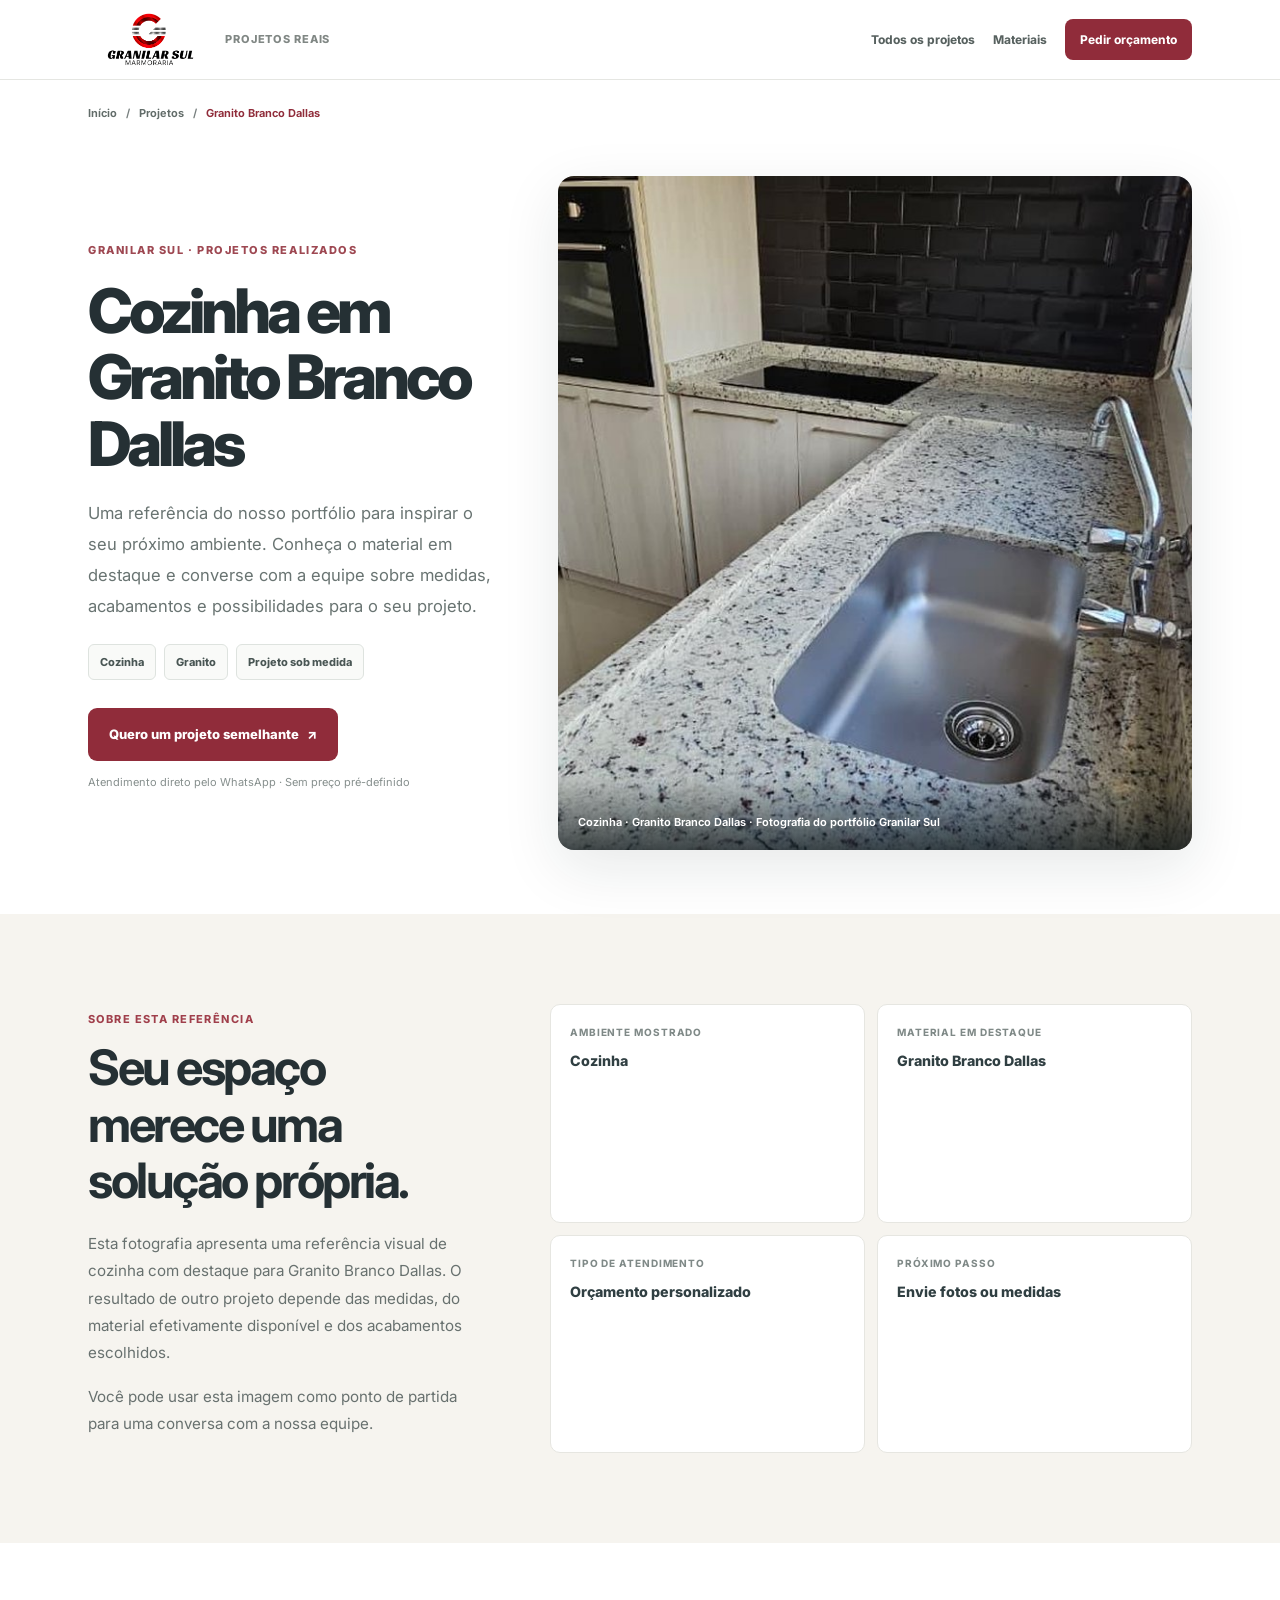
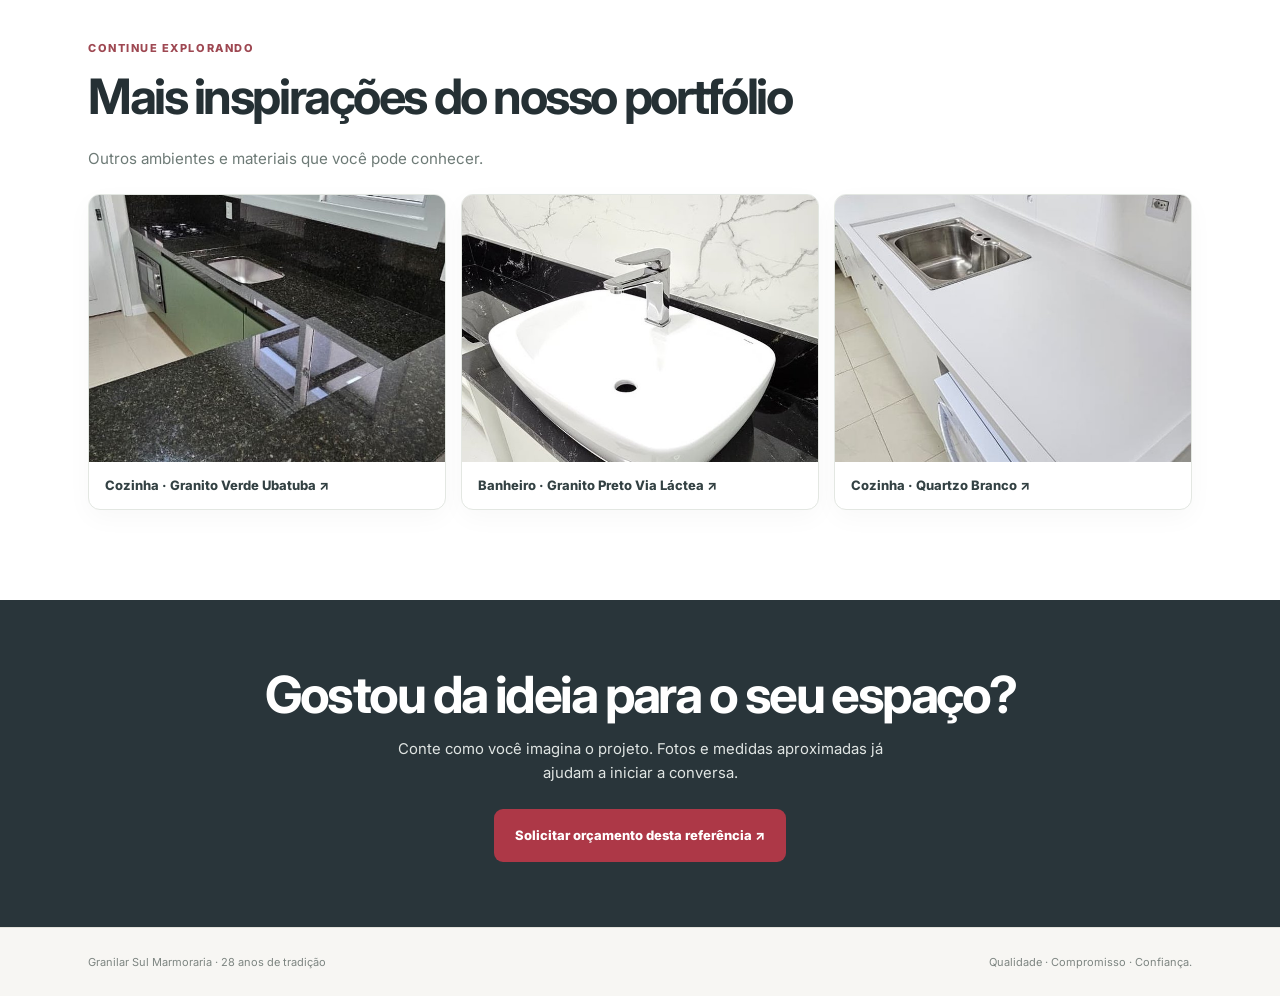
<file: projetos/cozinha-granito-branco-dallas/index.html>
<!DOCTYPE html>
<html lang="pt-BR">
<head>
<meta charset="utf-8">
<meta name="viewport" content="width=device-width,initial-scale=1">
<title>Cozinha · Granito Branco Dallas | Granilar Sul Marmoraria</title>
<meta name="description" content="Conheça a referência de cozinha em Granito Branco Dallas no portfólio da Granilar Sul. Inspire-se e solicite um orçamento sob medida em Porto Alegre.">
<meta name="robots" content="index,follow">
<link rel="canonical" href="https://granilarsulmarmoraria.com/projetos/cozinha-granito-branco-dallas/">
<link rel="icon" href="/assets/granilar-final-20261029/imagem-01.ico">
<meta property="og:type" content="article">
<meta property="og:title" content="Cozinha · Granito Branco Dallas | Granilar Sul">
<meta property="og:description" content="Conheça a referência de cozinha em Granito Branco Dallas no portfólio da Granilar Sul. Inspire-se e solicite um orçamento sob medida em Porto Alegre.">
<meta property="og:image" content="https://granilarsulmarmoraria.com/assets/granilar-final-20261029/imagem-08.jpg">
<meta property="og:url" content="https://granilarsulmarmoraria.com/projetos/cozinha-granito-branco-dallas/">
<meta property="og:locale" content="pt_BR">
<meta name="theme-color" content="#263136">
<link rel="preconnect" href="https://fonts.googleapis.com">
<link rel="preconnect" href="https://fonts.gstatic.com" crossorigin>
<link href="https://fonts.googleapis.com/css2?family=Inter:wght@400;500;600;700;800&display=swap" rel="stylesheet">
<link rel="preload" as="image" href="/assets/granilar-final-20261029/imagem-08.jpg" fetchpriority="high">
<link rel="stylesheet" href="/assets/granilar-projects.css?v=20261117a">
<script>(function(w,d,s,l,i){w[l]=w[l]||[];w[l].push({'gtm.start':new Date().getTime(),event:'gtm.js'});var f=d.getElementsByTagName(s)[0],j=d.createElement(s),dl=l!='dataLayer'?'&l='+l:'';j.async=true;j.src='https://www.googletagmanager.com/gtm.js?id='+i+dl;f.parentNode.insertBefore(j,f);})(window,document,'script','dataLayer','GTM-NNWD5M6K');</script>
</head>
<body>
<noscript><iframe src="https://www.googletagmanager.com/ns.html?id=GTM-NNWD5M6K" height="0" width="0" style="display:none;visibility:hidden"></iframe></noscript>
<header class="proj-header"><div class="proj-wrap proj-top">
<a class="proj-brand" href="/" aria-label="Voltar à página inicial da Granilar Sul"><img src="/assets/granilar-final-20261029/imagem-06.png" alt="Granilar Sul Marmoraria" width="125"><small>PROJETOS REAIS</small></a>
<nav class="proj-nav" aria-label="Navegação"><a href="/#galeria">Todos os projetos</a><a href="/#materiais">Materiais</a><a class="proj-head-cta" data-project-contact href="https://wa.me/5551993099097?text=Ol%C3%A1!%20Vi%20o%20projeto%20Cozinha%20%C2%B7%20Granito%20Branco%20Dallas%20no%20site%20da%20Granilar%20Sul%20e%20gostaria%20de%20conversar%20sobre%20uma%20solu%C3%A7%C3%A3o%20semelhante%20para%20meu%20espa%C3%A7o.%20Posso%20enviar%20fotos%20e%20medidas%3F" target="_blank" rel="noopener noreferrer">Pedir orçamento</a></nav>
</div></header>
<div class="proj-wrap"><nav class="proj-crumb" aria-label="Navegação estrutural"><a href="/">Início</a><span aria-hidden="true">/</span><a href="/#galeria">Projetos</a><span aria-hidden="true">/</span><span>Granito Branco Dallas</span></nav></div>
<main>
<section class="proj-wrap proj-hero" aria-labelledby="proj-title">
<div class="proj-hero-copy">
<span class="proj-eyebrow">Granilar Sul · Projetos realizados</span>
<h1 class="proj-h1" id="proj-title">Cozinha em Granito Branco Dallas</h1>
<p class="proj-lead">Uma referência do nosso portfólio para inspirar o seu próximo ambiente. Conheça o material em destaque e converse com a equipe sobre medidas, acabamentos e possibilidades para o seu projeto.</p>
<div class="proj-tags"><span>Cozinha</span><span>Granito</span><span>Projeto sob medida</span></div>
<a class="proj-cta" data-project-contact href="https://wa.me/5551993099097?text=Ol%C3%A1!%20Vi%20o%20projeto%20Cozinha%20%C2%B7%20Granito%20Branco%20Dallas%20no%20site%20da%20Granilar%20Sul%20e%20gostaria%20de%20conversar%20sobre%20uma%20solu%C3%A7%C3%A3o%20semelhante%20para%20meu%20espa%C3%A7o.%20Posso%20enviar%20fotos%20e%20medidas%3F" target="_blank" rel="noopener noreferrer">Quero um projeto semelhante <span aria-hidden="true">↗</span></a>
<div class="proj-secure">Atendimento direto pelo WhatsApp · Sem preço pré-definido</div>
</div>
<figure class="proj-photo"><img src="/assets/granilar-final-20261029/imagem-08.jpg" alt="Projeto realizado: Cozinha · Granito Branco Dallas" loading="eager" fetchpriority="high"><figcaption>Cozinha · Granito Branco Dallas · Fotografia do portfólio Granilar Sul</figcaption></figure>
</section>
<section class="proj-info"><div class="proj-wrap proj-info-grid">
<div><span class="proj-mini">Sobre esta referência</span><h2>Seu espaço merece uma solução própria.</h2><p>Esta fotografia apresenta uma referência visual de cozinha com destaque para Granito Branco Dallas. O resultado de outro projeto depende das medidas, do material efetivamente disponível e dos acabamentos escolhidos.</p><p>Você pode usar esta imagem como ponto de partida para uma conversa com a nossa equipe.</p></div>
<div class="proj-meta">
<div><span>Ambiente mostrado</span><strong>Cozinha</strong></div>
<div><span>Material em destaque</span><strong>Granito Branco Dallas</strong></div>
<div><span>Tipo de atendimento</span><strong>Orçamento personalizado</strong></div>
<div><span>Próximo passo</span><strong>Envie fotos ou medidas</strong></div>
</div>
</div></section>
<section class="proj-related"><div class="proj-wrap">
<span class="proj-eyebrow">Continue explorando</span><h2>Mais inspirações do nosso portfólio</h2><p class="proj-related-intro">Outros ambientes e materiais que você pode conhecer.</p>
<div class="proj-related-grid"><a href="/projetos/cozinha-granito-verde-ubatuba/" aria-label="Ver projeto Cozinha · Granito Verde Ubatuba"><img src="/assets/granilar-final-20261029/imagem-09.jpg" alt="Cozinha · Granito Verde Ubatuba" loading="lazy" decoding="async"><figcaption>Cozinha · Granito Verde Ubatuba <span aria-hidden="true">↗</span></figcaption></a><a href="/projetos/banheiro-granito-preto-via-lactea/" aria-label="Ver projeto Banheiro · Granito Preto Via Láctea"><img src="/assets/granilar-final-20261029/imagem-10.jpg" alt="Banheiro · Granito Preto Via Láctea" loading="lazy" decoding="async"><figcaption>Banheiro · Granito Preto Via Láctea <span aria-hidden="true">↗</span></figcaption></a><a href="/projetos/cozinha-quartzo-branco/" aria-label="Ver projeto Cozinha · Quartzo Branco"><img src="/assets/granilar-final-20261029/imagem-11.jpg" alt="Cozinha · Quartzo Branco" loading="lazy" decoding="async"><figcaption>Cozinha · Quartzo Branco <span aria-hidden="true">↗</span></figcaption></a></div>
</div></section>
<section class="proj-footer-cta"><h2>Gostou da ideia para o seu espaço?</h2><p>Conte como você imagina o projeto. Fotos e medidas aproximadas já ajudam a iniciar a conversa.</p><a class="proj-cta" data-project-contact href="https://wa.me/5551993099097?text=Ol%C3%A1!%20Vi%20o%20projeto%20Cozinha%20%C2%B7%20Granito%20Branco%20Dallas%20no%20site%20da%20Granilar%20Sul%20e%20gostaria%20de%20conversar%20sobre%20uma%20solu%C3%A7%C3%A3o%20semelhante%20para%20meu%20espa%C3%A7o.%20Posso%20enviar%20fotos%20e%20medidas%3F" target="_blank" rel="noopener noreferrer">Solicitar orçamento desta referência ↗</a></section>
</main>
<footer class="proj-footer"><div class="proj-wrap"><p>Granilar Sul Marmoraria · 28 anos de tradição</p><p>Qualidade · Compromisso · Confiança.</p></div></footer>
<script>document.addEventListener('click',function(e){var a=e.target.closest('a[data-project-contact]');if(!a)return;window.dataLayer=window.dataLayer||[];window.dataLayer.push({event:'granilar_projeto_interesse',projeto:'cozinha-granito-branco-dallas',ambiente:'cozinha',origem:'pagina_projeto'});});</script>
</body></html>
</file>
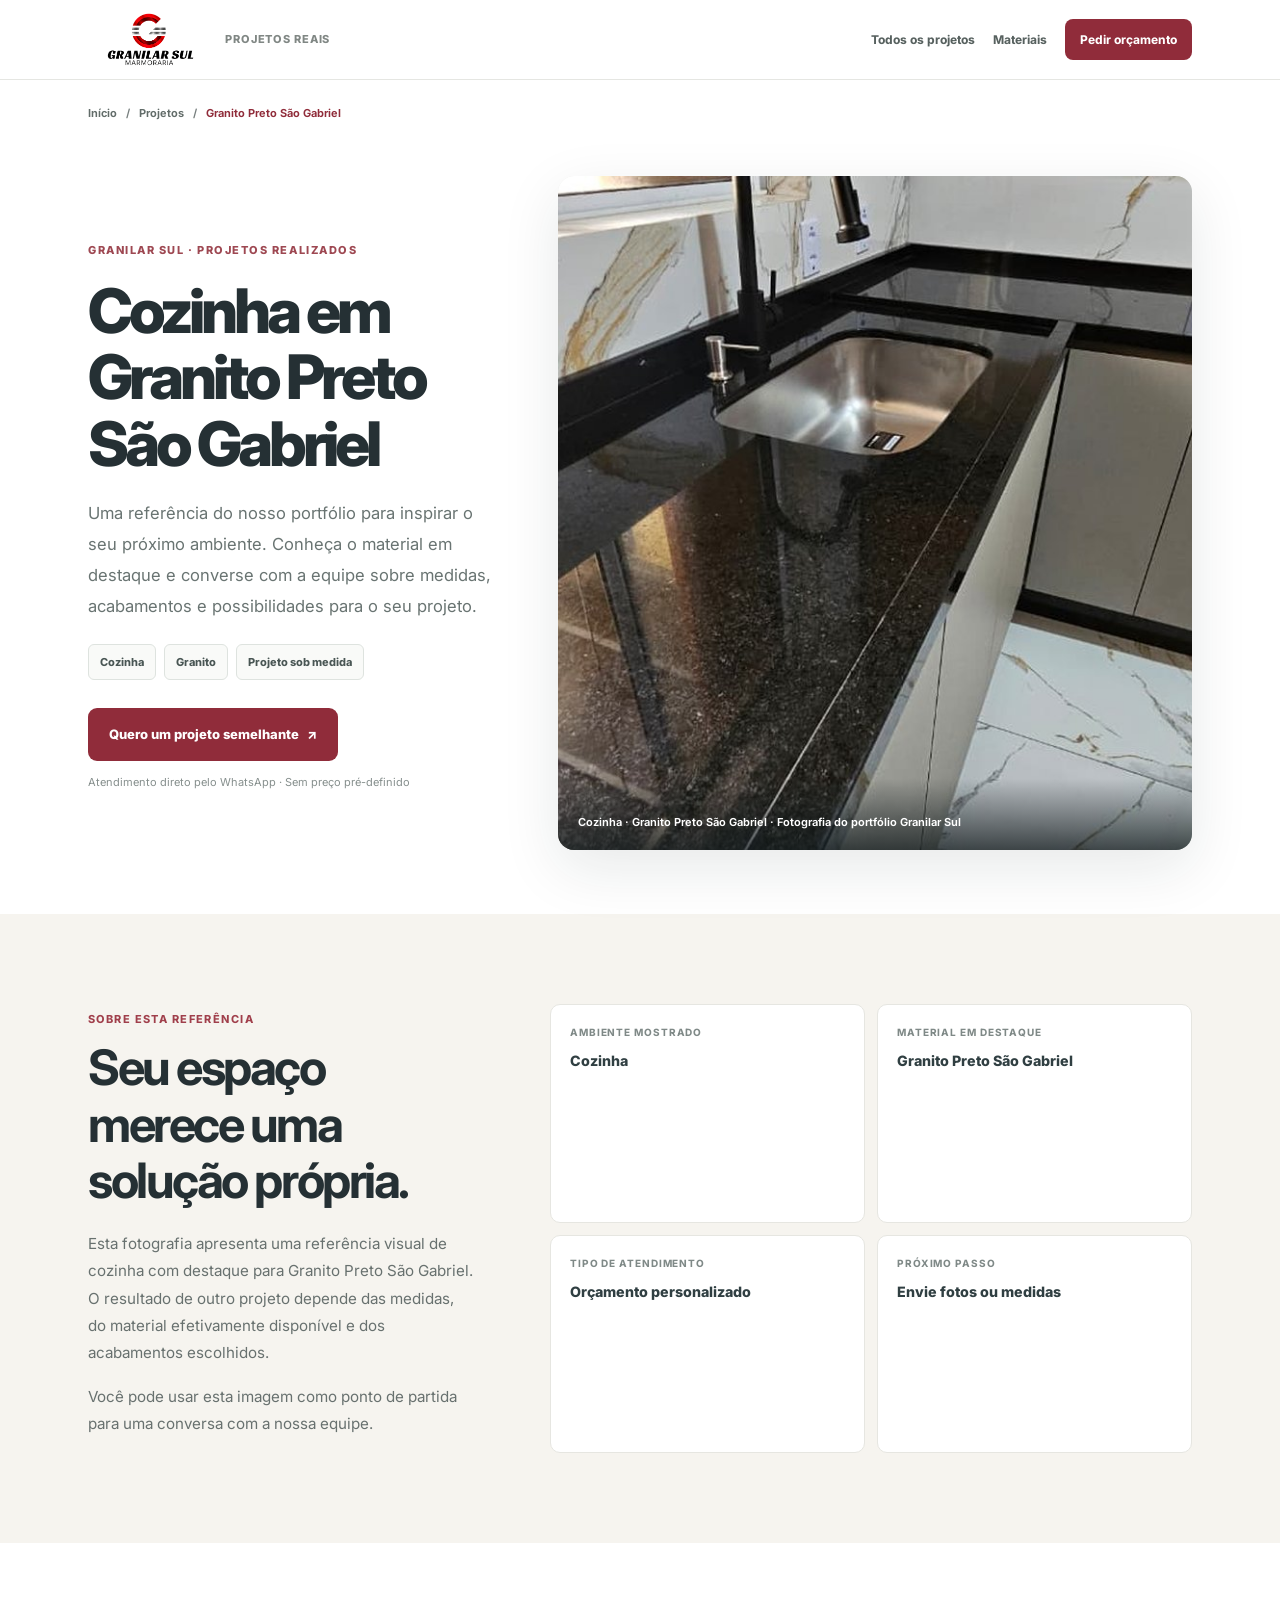
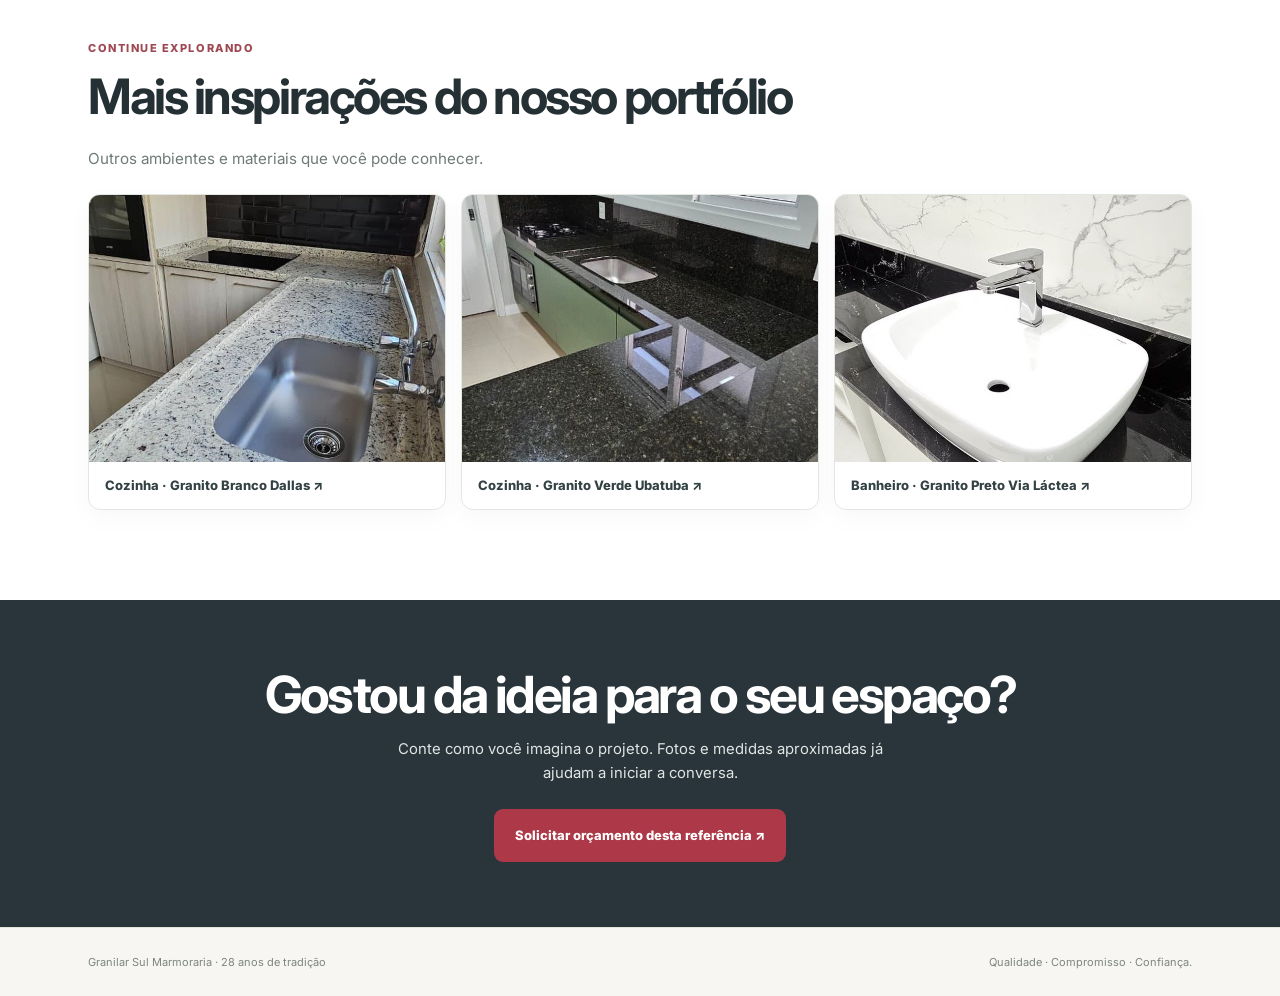
<file: projetos/cozinha-granito-preto-sao-gabriel/index.html>
<!DOCTYPE html>
<html lang="pt-BR">
<head>
<meta charset="utf-8">
<meta name="viewport" content="width=device-width,initial-scale=1">
<title>Cozinha · Granito Preto São Gabriel | Granilar Sul Marmoraria</title>
<meta name="description" content="Conheça a referência de cozinha em Granito Preto São Gabriel no portfólio da Granilar Sul. Inspire-se e solicite um orçamento sob medida em Porto Alegre.">
<meta name="robots" content="index,follow">
<link rel="canonical" href="https://granilarsulmarmoraria.com/projetos/cozinha-granito-preto-sao-gabriel/">
<link rel="icon" href="/assets/granilar-final-20261029/imagem-01.ico">
<meta property="og:type" content="article">
<meta property="og:title" content="Cozinha · Granito Preto São Gabriel | Granilar Sul">
<meta property="og:description" content="Conheça a referência de cozinha em Granito Preto São Gabriel no portfólio da Granilar Sul. Inspire-se e solicite um orçamento sob medida em Porto Alegre.">
<meta property="og:image" content="https://granilarsulmarmoraria.com/assets/granilar-final-20261029/imagem-07.jpg">
<meta property="og:url" content="https://granilarsulmarmoraria.com/projetos/cozinha-granito-preto-sao-gabriel/">
<meta property="og:locale" content="pt_BR">
<meta name="theme-color" content="#263136">
<link rel="preconnect" href="https://fonts.googleapis.com">
<link rel="preconnect" href="https://fonts.gstatic.com" crossorigin>
<link href="https://fonts.googleapis.com/css2?family=Inter:wght@400;500;600;700;800&display=swap" rel="stylesheet">
<link rel="preload" as="image" href="/assets/granilar-final-20261029/imagem-07.jpg" fetchpriority="high">
<link rel="stylesheet" href="/assets/granilar-projects.css?v=20261117a">
<script>(function(w,d,s,l,i){w[l]=w[l]||[];w[l].push({'gtm.start':new Date().getTime(),event:'gtm.js'});var f=d.getElementsByTagName(s)[0],j=d.createElement(s),dl=l!='dataLayer'?'&l='+l:'';j.async=true;j.src='https://www.googletagmanager.com/gtm.js?id='+i+dl;f.parentNode.insertBefore(j,f);})(window,document,'script','dataLayer','GTM-NNWD5M6K');</script>
</head>
<body>
<noscript><iframe src="https://www.googletagmanager.com/ns.html?id=GTM-NNWD5M6K" height="0" width="0" style="display:none;visibility:hidden"></iframe></noscript>
<header class="proj-header"><div class="proj-wrap proj-top">
<a class="proj-brand" href="/" aria-label="Voltar à página inicial da Granilar Sul"><img src="/assets/granilar-final-20261029/imagem-06.png" alt="Granilar Sul Marmoraria" width="125"><small>PROJETOS REAIS</small></a>
<nav class="proj-nav" aria-label="Navegação"><a href="/#galeria">Todos os projetos</a><a href="/#materiais">Materiais</a><a class="proj-head-cta" data-project-contact href="https://wa.me/5551993099097?text=Ol%C3%A1!%20Vi%20o%20projeto%20Cozinha%20%C2%B7%20Granito%20Preto%20S%C3%A3o%20Gabriel%20no%20site%20da%20Granilar%20Sul%20e%20gostaria%20de%20conversar%20sobre%20uma%20solu%C3%A7%C3%A3o%20semelhante%20para%20meu%20espa%C3%A7o.%20Posso%20enviar%20fotos%20e%20medidas%3F" target="_blank" rel="noopener noreferrer">Pedir orçamento</a></nav>
</div></header>
<div class="proj-wrap"><nav class="proj-crumb" aria-label="Navegação estrutural"><a href="/">Início</a><span aria-hidden="true">/</span><a href="/#galeria">Projetos</a><span aria-hidden="true">/</span><span>Granito Preto São Gabriel</span></nav></div>
<main>
<section class="proj-wrap proj-hero" aria-labelledby="proj-title">
<div class="proj-hero-copy">
<span class="proj-eyebrow">Granilar Sul · Projetos realizados</span>
<h1 class="proj-h1" id="proj-title">Cozinha em Granito Preto São Gabriel</h1>
<p class="proj-lead">Uma referência do nosso portfólio para inspirar o seu próximo ambiente. Conheça o material em destaque e converse com a equipe sobre medidas, acabamentos e possibilidades para o seu projeto.</p>
<div class="proj-tags"><span>Cozinha</span><span>Granito</span><span>Projeto sob medida</span></div>
<a class="proj-cta" data-project-contact href="https://wa.me/5551993099097?text=Ol%C3%A1!%20Vi%20o%20projeto%20Cozinha%20%C2%B7%20Granito%20Preto%20S%C3%A3o%20Gabriel%20no%20site%20da%20Granilar%20Sul%20e%20gostaria%20de%20conversar%20sobre%20uma%20solu%C3%A7%C3%A3o%20semelhante%20para%20meu%20espa%C3%A7o.%20Posso%20enviar%20fotos%20e%20medidas%3F" target="_blank" rel="noopener noreferrer">Quero um projeto semelhante <span aria-hidden="true">↗</span></a>
<div class="proj-secure">Atendimento direto pelo WhatsApp · Sem preço pré-definido</div>
</div>
<figure class="proj-photo"><img src="/assets/granilar-final-20261029/imagem-07.jpg" alt="Projeto realizado: Cozinha · Granito Preto São Gabriel" loading="eager" fetchpriority="high"><figcaption>Cozinha · Granito Preto São Gabriel · Fotografia do portfólio Granilar Sul</figcaption></figure>
</section>
<section class="proj-info"><div class="proj-wrap proj-info-grid">
<div><span class="proj-mini">Sobre esta referência</span><h2>Seu espaço merece uma solução própria.</h2><p>Esta fotografia apresenta uma referência visual de cozinha com destaque para Granito Preto São Gabriel. O resultado de outro projeto depende das medidas, do material efetivamente disponível e dos acabamentos escolhidos.</p><p>Você pode usar esta imagem como ponto de partida para uma conversa com a nossa equipe.</p></div>
<div class="proj-meta">
<div><span>Ambiente mostrado</span><strong>Cozinha</strong></div>
<div><span>Material em destaque</span><strong>Granito Preto São Gabriel</strong></div>
<div><span>Tipo de atendimento</span><strong>Orçamento personalizado</strong></div>
<div><span>Próximo passo</span><strong>Envie fotos ou medidas</strong></div>
</div>
</div></section>
<section class="proj-related"><div class="proj-wrap">
<span class="proj-eyebrow">Continue explorando</span><h2>Mais inspirações do nosso portfólio</h2><p class="proj-related-intro">Outros ambientes e materiais que você pode conhecer.</p>
<div class="proj-related-grid"><a href="/projetos/cozinha-granito-branco-dallas/" aria-label="Ver projeto Cozinha · Granito Branco Dallas"><img src="/assets/granilar-final-20261029/imagem-08.jpg" alt="Cozinha · Granito Branco Dallas" loading="lazy" decoding="async"><figcaption>Cozinha · Granito Branco Dallas <span aria-hidden="true">↗</span></figcaption></a><a href="/projetos/cozinha-granito-verde-ubatuba/" aria-label="Ver projeto Cozinha · Granito Verde Ubatuba"><img src="/assets/granilar-final-20261029/imagem-09.jpg" alt="Cozinha · Granito Verde Ubatuba" loading="lazy" decoding="async"><figcaption>Cozinha · Granito Verde Ubatuba <span aria-hidden="true">↗</span></figcaption></a><a href="/projetos/banheiro-granito-preto-via-lactea/" aria-label="Ver projeto Banheiro · Granito Preto Via Láctea"><img src="/assets/granilar-final-20261029/imagem-10.jpg" alt="Banheiro · Granito Preto Via Láctea" loading="lazy" decoding="async"><figcaption>Banheiro · Granito Preto Via Láctea <span aria-hidden="true">↗</span></figcaption></a></div>
</div></section>
<section class="proj-footer-cta"><h2>Gostou da ideia para o seu espaço?</h2><p>Conte como você imagina o projeto. Fotos e medidas aproximadas já ajudam a iniciar a conversa.</p><a class="proj-cta" data-project-contact href="https://wa.me/5551993099097?text=Ol%C3%A1!%20Vi%20o%20projeto%20Cozinha%20%C2%B7%20Granito%20Preto%20S%C3%A3o%20Gabriel%20no%20site%20da%20Granilar%20Sul%20e%20gostaria%20de%20conversar%20sobre%20uma%20solu%C3%A7%C3%A3o%20semelhante%20para%20meu%20espa%C3%A7o.%20Posso%20enviar%20fotos%20e%20medidas%3F" target="_blank" rel="noopener noreferrer">Solicitar orçamento desta referência ↗</a></section>
</main>
<footer class="proj-footer"><div class="proj-wrap"><p>Granilar Sul Marmoraria · 28 anos de tradição</p><p>Qualidade · Compromisso · Confiança.</p></div></footer>
<script>document.addEventListener('click',function(e){var a=e.target.closest('a[data-project-contact]');if(!a)return;window.dataLayer=window.dataLayer||[];window.dataLayer.push({event:'granilar_projeto_interesse',projeto:'cozinha-granito-preto-sao-gabriel',ambiente:'cozinha',origem:'pagina_projeto'});});</script>
</body></html>
</file>
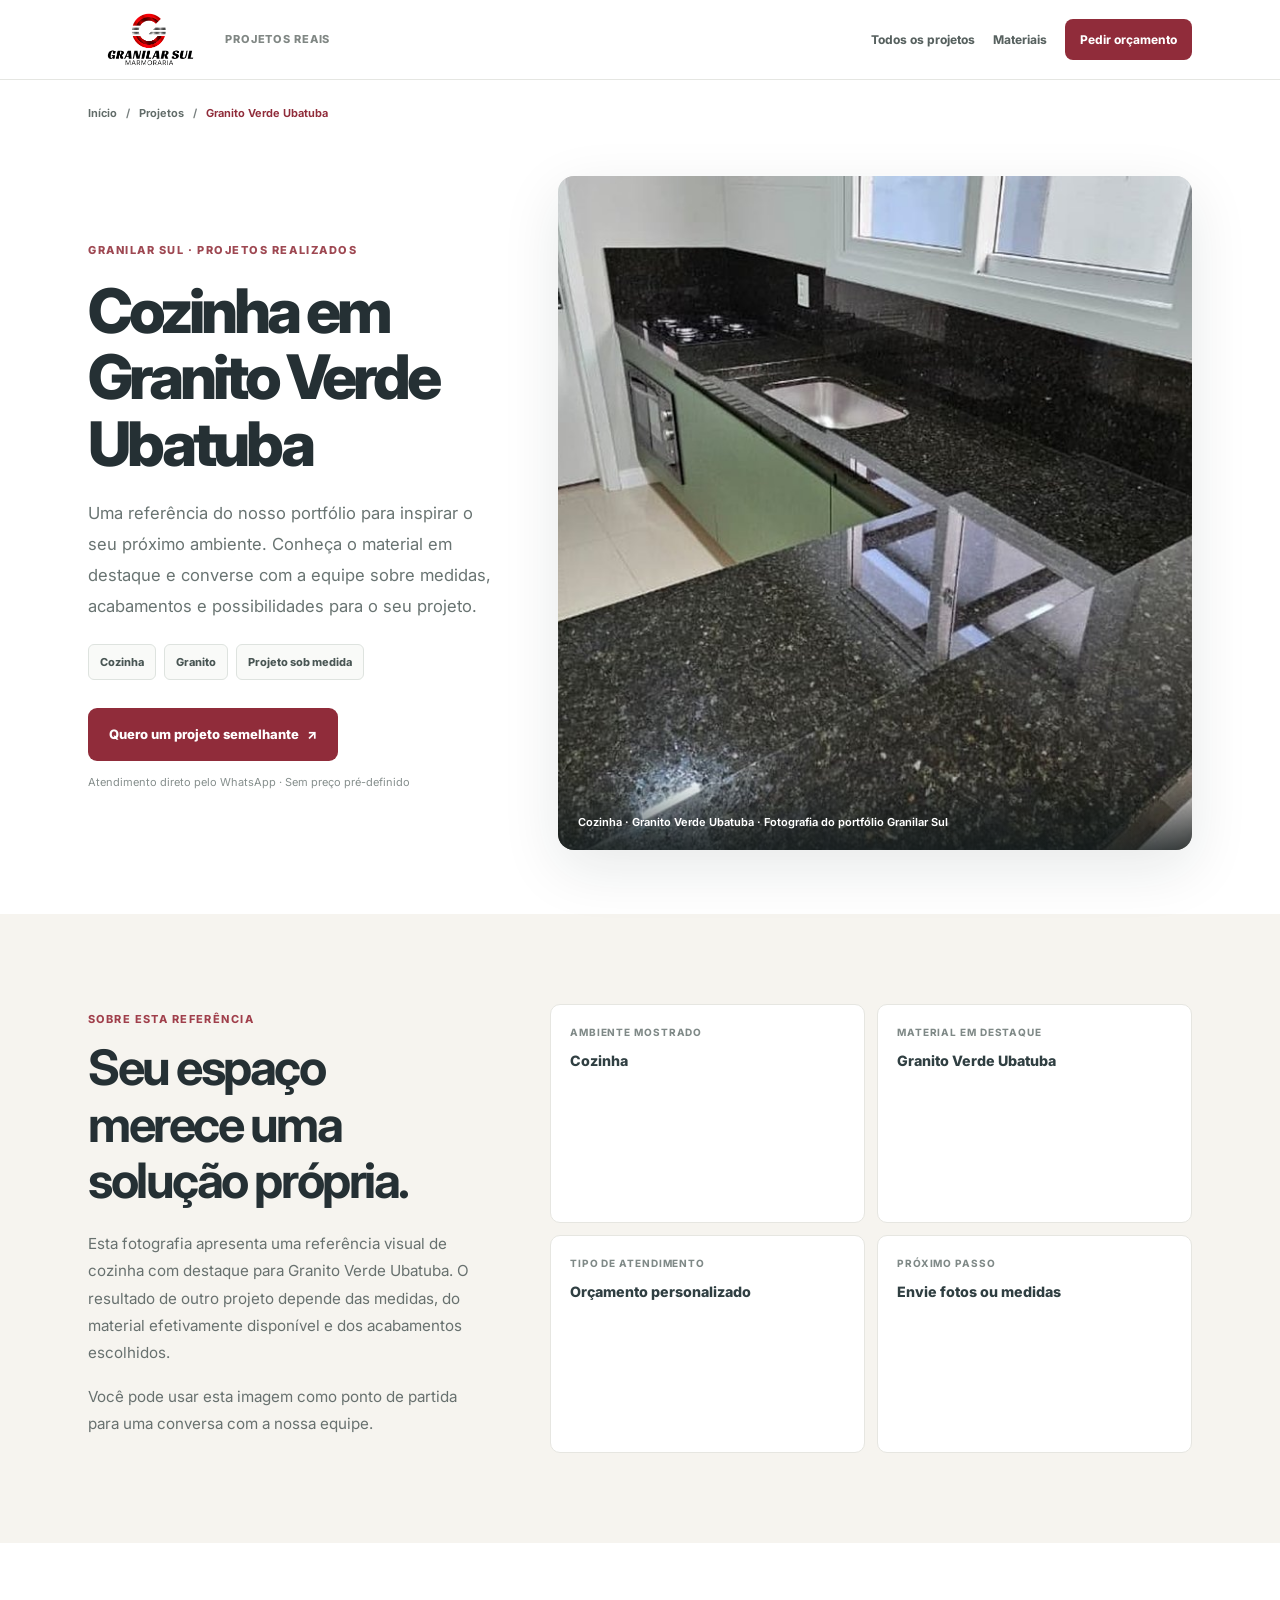
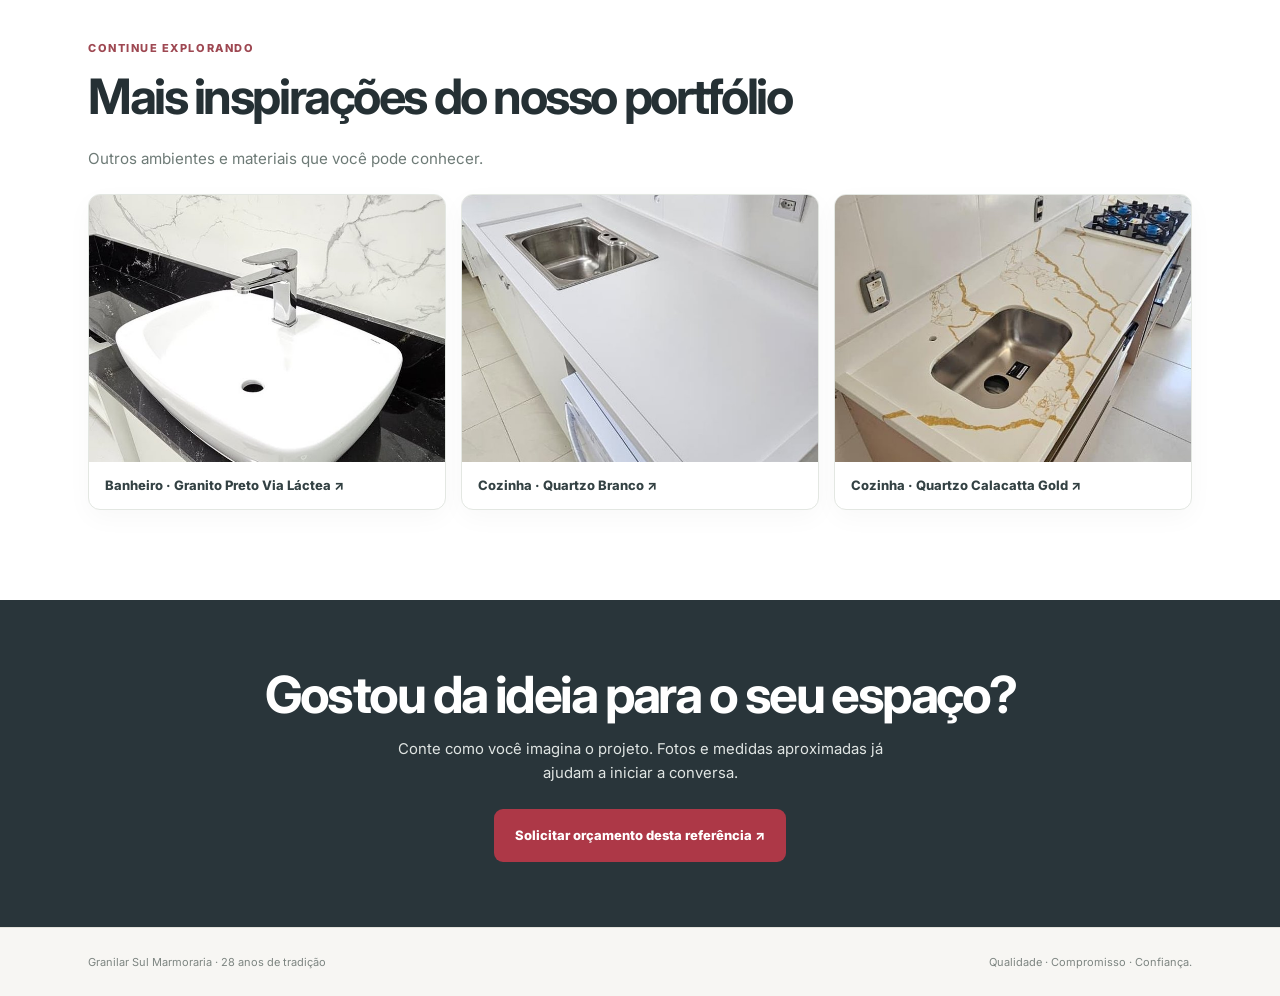
<file: projetos/cozinha-granito-verde-ubatuba/index.html>
<!DOCTYPE html>
<html lang="pt-BR">
<head>
<meta charset="utf-8">
<meta name="viewport" content="width=device-width,initial-scale=1">
<title>Cozinha · Granito Verde Ubatuba | Granilar Sul Marmoraria</title>
<meta name="description" content="Conheça a referência de cozinha em Granito Verde Ubatuba no portfólio da Granilar Sul. Inspire-se e solicite um orçamento sob medida em Porto Alegre.">
<meta name="robots" content="index,follow">
<link rel="canonical" href="https://granilarsulmarmoraria.com/projetos/cozinha-granito-verde-ubatuba/">
<link rel="icon" href="/assets/granilar-final-20261029/imagem-01.ico">
<meta property="og:type" content="article">
<meta property="og:title" content="Cozinha · Granito Verde Ubatuba | Granilar Sul">
<meta property="og:description" content="Conheça a referência de cozinha em Granito Verde Ubatuba no portfólio da Granilar Sul. Inspire-se e solicite um orçamento sob medida em Porto Alegre.">
<meta property="og:image" content="https://granilarsulmarmoraria.com/assets/granilar-final-20261029/imagem-09.jpg">
<meta property="og:url" content="https://granilarsulmarmoraria.com/projetos/cozinha-granito-verde-ubatuba/">
<meta property="og:locale" content="pt_BR">
<meta name="theme-color" content="#263136">
<link rel="preconnect" href="https://fonts.googleapis.com">
<link rel="preconnect" href="https://fonts.gstatic.com" crossorigin>
<link href="https://fonts.googleapis.com/css2?family=Inter:wght@400;500;600;700;800&display=swap" rel="stylesheet">
<link rel="preload" as="image" href="/assets/granilar-final-20261029/imagem-09.jpg" fetchpriority="high">
<link rel="stylesheet" href="/assets/granilar-projects.css?v=20261117a">
<script>(function(w,d,s,l,i){w[l]=w[l]||[];w[l].push({'gtm.start':new Date().getTime(),event:'gtm.js'});var f=d.getElementsByTagName(s)[0],j=d.createElement(s),dl=l!='dataLayer'?'&l='+l:'';j.async=true;j.src='https://www.googletagmanager.com/gtm.js?id='+i+dl;f.parentNode.insertBefore(j,f);})(window,document,'script','dataLayer','GTM-NNWD5M6K');</script>
</head>
<body>
<noscript><iframe src="https://www.googletagmanager.com/ns.html?id=GTM-NNWD5M6K" height="0" width="0" style="display:none;visibility:hidden"></iframe></noscript>
<header class="proj-header"><div class="proj-wrap proj-top">
<a class="proj-brand" href="/" aria-label="Voltar à página inicial da Granilar Sul"><img src="/assets/granilar-final-20261029/imagem-06.png" alt="Granilar Sul Marmoraria" width="125"><small>PROJETOS REAIS</small></a>
<nav class="proj-nav" aria-label="Navegação"><a href="/#galeria">Todos os projetos</a><a href="/#materiais">Materiais</a><a class="proj-head-cta" data-project-contact href="https://wa.me/5551993099097?text=Ol%C3%A1!%20Vi%20o%20projeto%20Cozinha%20%C2%B7%20Granito%20Verde%20Ubatuba%20no%20site%20da%20Granilar%20Sul%20e%20gostaria%20de%20conversar%20sobre%20uma%20solu%C3%A7%C3%A3o%20semelhante%20para%20meu%20espa%C3%A7o.%20Posso%20enviar%20fotos%20e%20medidas%3F" target="_blank" rel="noopener noreferrer">Pedir orçamento</a></nav>
</div></header>
<div class="proj-wrap"><nav class="proj-crumb" aria-label="Navegação estrutural"><a href="/">Início</a><span aria-hidden="true">/</span><a href="/#galeria">Projetos</a><span aria-hidden="true">/</span><span>Granito Verde Ubatuba</span></nav></div>
<main>
<section class="proj-wrap proj-hero" aria-labelledby="proj-title">
<div class="proj-hero-copy">
<span class="proj-eyebrow">Granilar Sul · Projetos realizados</span>
<h1 class="proj-h1" id="proj-title">Cozinha em Granito Verde Ubatuba</h1>
<p class="proj-lead">Uma referência do nosso portfólio para inspirar o seu próximo ambiente. Conheça o material em destaque e converse com a equipe sobre medidas, acabamentos e possibilidades para o seu projeto.</p>
<div class="proj-tags"><span>Cozinha</span><span>Granito</span><span>Projeto sob medida</span></div>
<a class="proj-cta" data-project-contact href="https://wa.me/5551993099097?text=Ol%C3%A1!%20Vi%20o%20projeto%20Cozinha%20%C2%B7%20Granito%20Verde%20Ubatuba%20no%20site%20da%20Granilar%20Sul%20e%20gostaria%20de%20conversar%20sobre%20uma%20solu%C3%A7%C3%A3o%20semelhante%20para%20meu%20espa%C3%A7o.%20Posso%20enviar%20fotos%20e%20medidas%3F" target="_blank" rel="noopener noreferrer">Quero um projeto semelhante <span aria-hidden="true">↗</span></a>
<div class="proj-secure">Atendimento direto pelo WhatsApp · Sem preço pré-definido</div>
</div>
<figure class="proj-photo"><img src="/assets/granilar-final-20261029/imagem-09.jpg" alt="Projeto realizado: Cozinha · Granito Verde Ubatuba" loading="eager" fetchpriority="high"><figcaption>Cozinha · Granito Verde Ubatuba · Fotografia do portfólio Granilar Sul</figcaption></figure>
</section>
<section class="proj-info"><div class="proj-wrap proj-info-grid">
<div><span class="proj-mini">Sobre esta referência</span><h2>Seu espaço merece uma solução própria.</h2><p>Esta fotografia apresenta uma referência visual de cozinha com destaque para Granito Verde Ubatuba. O resultado de outro projeto depende das medidas, do material efetivamente disponível e dos acabamentos escolhidos.</p><p>Você pode usar esta imagem como ponto de partida para uma conversa com a nossa equipe.</p></div>
<div class="proj-meta">
<div><span>Ambiente mostrado</span><strong>Cozinha</strong></div>
<div><span>Material em destaque</span><strong>Granito Verde Ubatuba</strong></div>
<div><span>Tipo de atendimento</span><strong>Orçamento personalizado</strong></div>
<div><span>Próximo passo</span><strong>Envie fotos ou medidas</strong></div>
</div>
</div></section>
<section class="proj-related"><div class="proj-wrap">
<span class="proj-eyebrow">Continue explorando</span><h2>Mais inspirações do nosso portfólio</h2><p class="proj-related-intro">Outros ambientes e materiais que você pode conhecer.</p>
<div class="proj-related-grid"><a href="/projetos/banheiro-granito-preto-via-lactea/" aria-label="Ver projeto Banheiro · Granito Preto Via Láctea"><img src="/assets/granilar-final-20261029/imagem-10.jpg" alt="Banheiro · Granito Preto Via Láctea" loading="lazy" decoding="async"><figcaption>Banheiro · Granito Preto Via Láctea <span aria-hidden="true">↗</span></figcaption></a><a href="/projetos/cozinha-quartzo-branco/" aria-label="Ver projeto Cozinha · Quartzo Branco"><img src="/assets/granilar-final-20261029/imagem-11.jpg" alt="Cozinha · Quartzo Branco" loading="lazy" decoding="async"><figcaption>Cozinha · Quartzo Branco <span aria-hidden="true">↗</span></figcaption></a><a href="/projetos/cozinha-quartzo-calacatta-gold/" aria-label="Ver projeto Cozinha · Quartzo Calacatta Gold"><img src="/assets/granilar-final-20261029/imagem-12.jpg" alt="Cozinha · Quartzo Calacatta Gold" loading="lazy" decoding="async"><figcaption>Cozinha · Quartzo Calacatta Gold <span aria-hidden="true">↗</span></figcaption></a></div>
</div></section>
<section class="proj-footer-cta"><h2>Gostou da ideia para o seu espaço?</h2><p>Conte como você imagina o projeto. Fotos e medidas aproximadas já ajudam a iniciar a conversa.</p><a class="proj-cta" data-project-contact href="https://wa.me/5551993099097?text=Ol%C3%A1!%20Vi%20o%20projeto%20Cozinha%20%C2%B7%20Granito%20Verde%20Ubatuba%20no%20site%20da%20Granilar%20Sul%20e%20gostaria%20de%20conversar%20sobre%20uma%20solu%C3%A7%C3%A3o%20semelhante%20para%20meu%20espa%C3%A7o.%20Posso%20enviar%20fotos%20e%20medidas%3F" target="_blank" rel="noopener noreferrer">Solicitar orçamento desta referência ↗</a></section>
</main>
<footer class="proj-footer"><div class="proj-wrap"><p>Granilar Sul Marmoraria · 28 anos de tradição</p><p>Qualidade · Compromisso · Confiança.</p></div></footer>
<script>document.addEventListener('click',function(e){var a=e.target.closest('a[data-project-contact]');if(!a)return;window.dataLayer=window.dataLayer||[];window.dataLayer.push({event:'granilar_projeto_interesse',projeto:'cozinha-granito-verde-ubatuba',ambiente:'cozinha',origem:'pagina_projeto'});});</script>
</body></html>
</file>
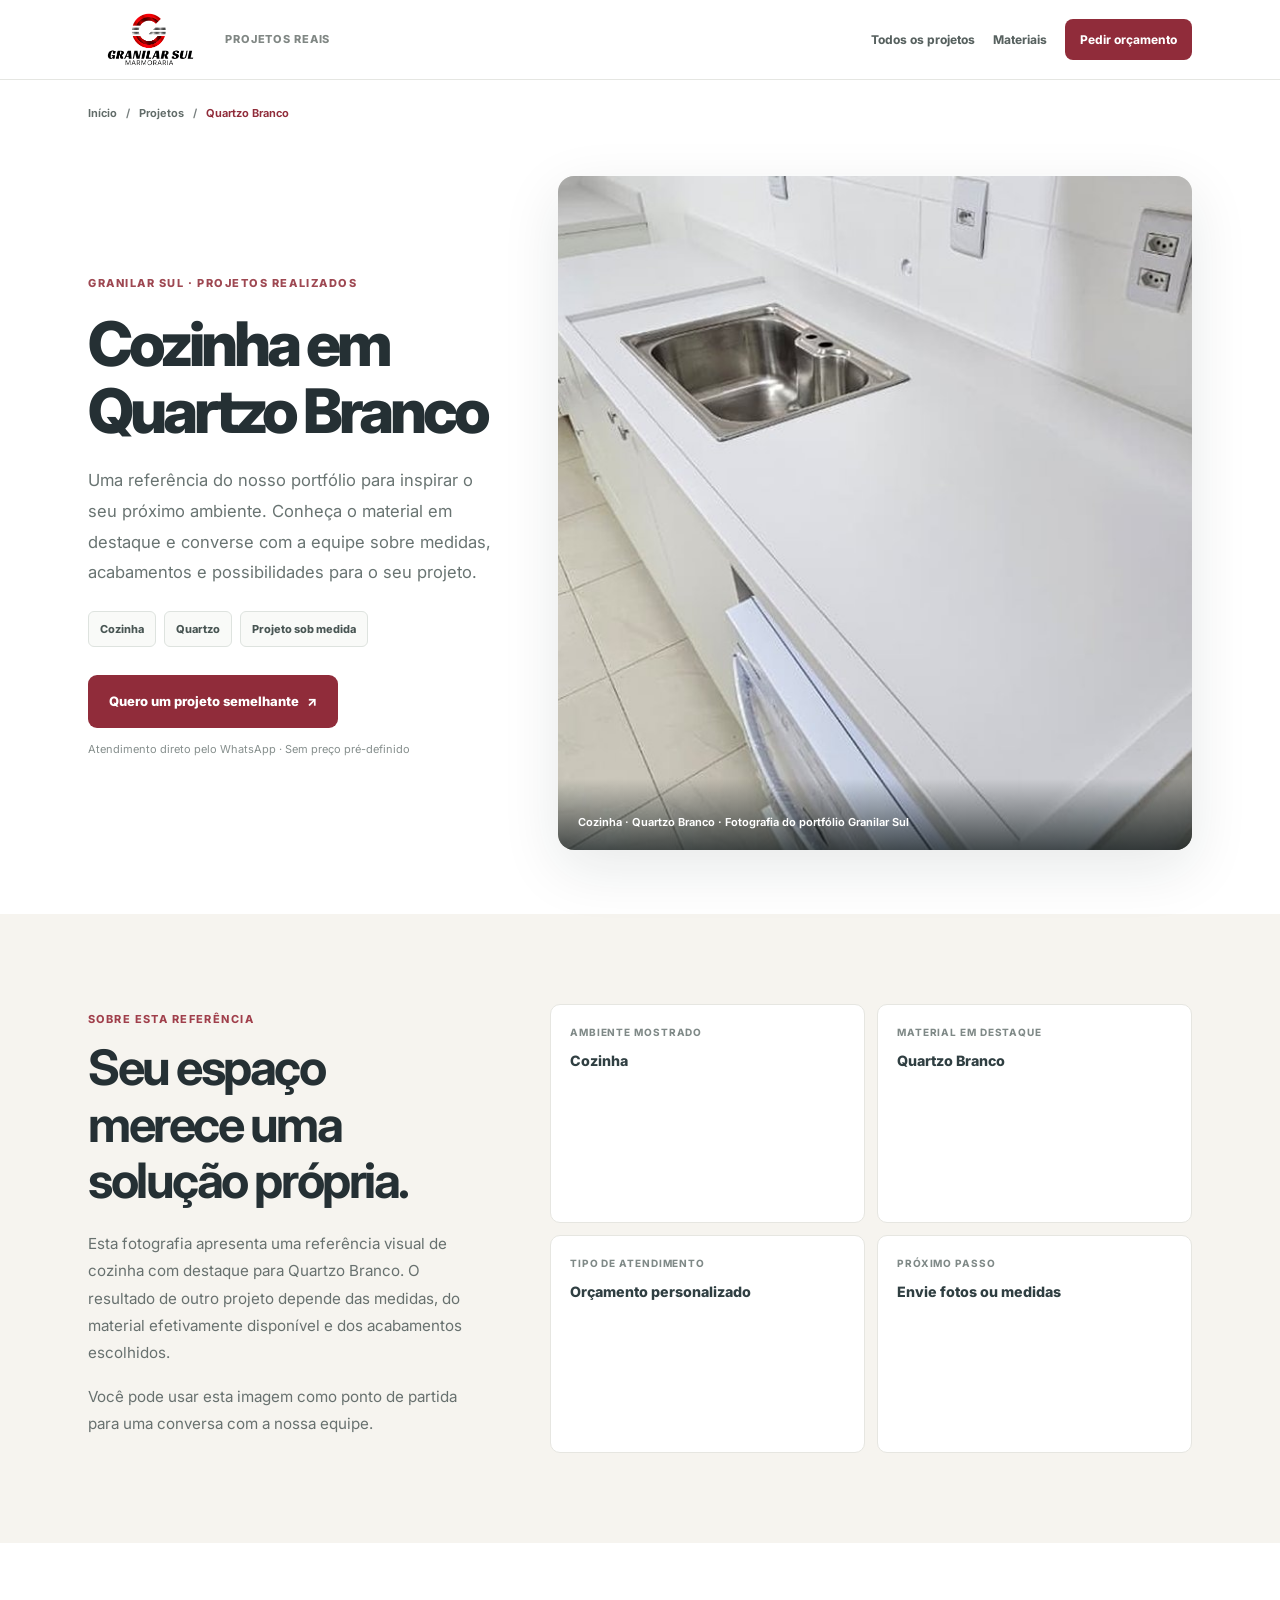
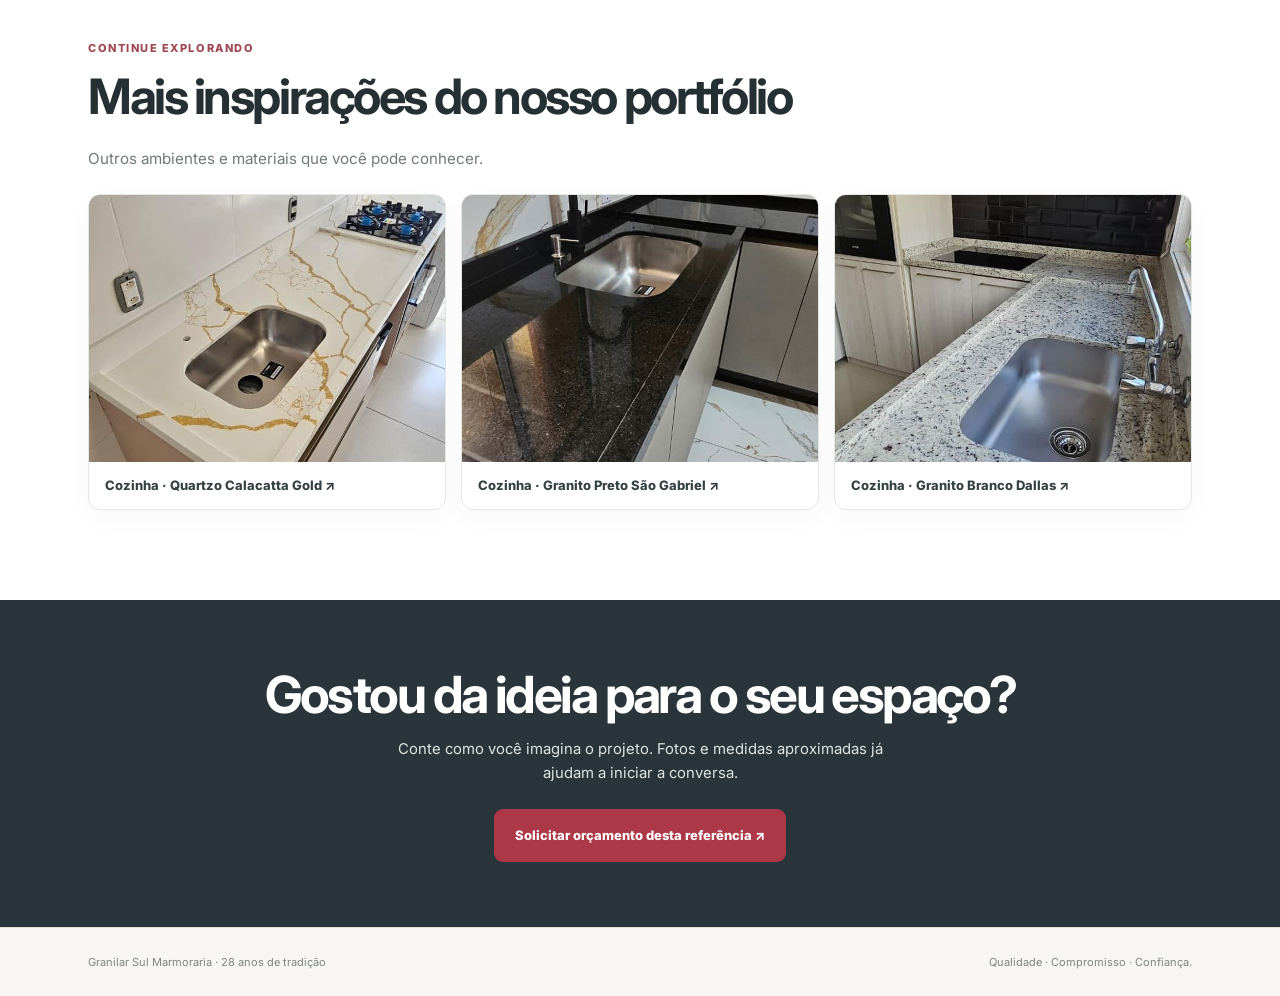
<file: projetos/cozinha-quartzo-branco/index.html>
<!DOCTYPE html>
<html lang="pt-BR">
<head>
<meta charset="utf-8">
<meta name="viewport" content="width=device-width,initial-scale=1">
<title>Cozinha · Quartzo Branco | Granilar Sul Marmoraria</title>
<meta name="description" content="Conheça a referência de cozinha em Quartzo Branco no portfólio da Granilar Sul. Inspire-se e solicite um orçamento sob medida em Porto Alegre.">
<meta name="robots" content="index,follow">
<link rel="canonical" href="https://granilarsulmarmoraria.com/projetos/cozinha-quartzo-branco/">
<link rel="icon" href="/assets/granilar-final-20261029/imagem-01.ico">
<meta property="og:type" content="article">
<meta property="og:title" content="Cozinha · Quartzo Branco | Granilar Sul">
<meta property="og:description" content="Conheça a referência de cozinha em Quartzo Branco no portfólio da Granilar Sul. Inspire-se e solicite um orçamento sob medida em Porto Alegre.">
<meta property="og:image" content="https://granilarsulmarmoraria.com/assets/granilar-final-20261029/imagem-11.jpg">
<meta property="og:url" content="https://granilarsulmarmoraria.com/projetos/cozinha-quartzo-branco/">
<meta property="og:locale" content="pt_BR">
<meta name="theme-color" content="#263136">
<link rel="preconnect" href="https://fonts.googleapis.com">
<link rel="preconnect" href="https://fonts.gstatic.com" crossorigin>
<link href="https://fonts.googleapis.com/css2?family=Inter:wght@400;500;600;700;800&display=swap" rel="stylesheet">
<link rel="preload" as="image" href="/assets/granilar-final-20261029/imagem-11.jpg" fetchpriority="high">
<link rel="stylesheet" href="/assets/granilar-projects.css?v=20261117a">
<script>(function(w,d,s,l,i){w[l]=w[l]||[];w[l].push({'gtm.start':new Date().getTime(),event:'gtm.js'});var f=d.getElementsByTagName(s)[0],j=d.createElement(s),dl=l!='dataLayer'?'&l='+l:'';j.async=true;j.src='https://www.googletagmanager.com/gtm.js?id='+i+dl;f.parentNode.insertBefore(j,f);})(window,document,'script','dataLayer','GTM-NNWD5M6K');</script>
</head>
<body>
<noscript><iframe src="https://www.googletagmanager.com/ns.html?id=GTM-NNWD5M6K" height="0" width="0" style="display:none;visibility:hidden"></iframe></noscript>
<header class="proj-header"><div class="proj-wrap proj-top">
<a class="proj-brand" href="/" aria-label="Voltar à página inicial da Granilar Sul"><img src="/assets/granilar-final-20261029/imagem-06.png" alt="Granilar Sul Marmoraria" width="125"><small>PROJETOS REAIS</small></a>
<nav class="proj-nav" aria-label="Navegação"><a href="/#galeria">Todos os projetos</a><a href="/#materiais">Materiais</a><a class="proj-head-cta" data-project-contact href="https://wa.me/5551993099097?text=Ol%C3%A1!%20Vi%20o%20projeto%20Cozinha%20%C2%B7%20Quartzo%20Branco%20no%20site%20da%20Granilar%20Sul%20e%20gostaria%20de%20conversar%20sobre%20uma%20solu%C3%A7%C3%A3o%20semelhante%20para%20meu%20espa%C3%A7o.%20Posso%20enviar%20fotos%20e%20medidas%3F" target="_blank" rel="noopener noreferrer">Pedir orçamento</a></nav>
</div></header>
<div class="proj-wrap"><nav class="proj-crumb" aria-label="Navegação estrutural"><a href="/">Início</a><span aria-hidden="true">/</span><a href="/#galeria">Projetos</a><span aria-hidden="true">/</span><span>Quartzo Branco</span></nav></div>
<main>
<section class="proj-wrap proj-hero" aria-labelledby="proj-title">
<div class="proj-hero-copy">
<span class="proj-eyebrow">Granilar Sul · Projetos realizados</span>
<h1 class="proj-h1" id="proj-title">Cozinha em Quartzo Branco</h1>
<p class="proj-lead">Uma referência do nosso portfólio para inspirar o seu próximo ambiente. Conheça o material em destaque e converse com a equipe sobre medidas, acabamentos e possibilidades para o seu projeto.</p>
<div class="proj-tags"><span>Cozinha</span><span>Quartzo</span><span>Projeto sob medida</span></div>
<a class="proj-cta" data-project-contact href="https://wa.me/5551993099097?text=Ol%C3%A1!%20Vi%20o%20projeto%20Cozinha%20%C2%B7%20Quartzo%20Branco%20no%20site%20da%20Granilar%20Sul%20e%20gostaria%20de%20conversar%20sobre%20uma%20solu%C3%A7%C3%A3o%20semelhante%20para%20meu%20espa%C3%A7o.%20Posso%20enviar%20fotos%20e%20medidas%3F" target="_blank" rel="noopener noreferrer">Quero um projeto semelhante <span aria-hidden="true">↗</span></a>
<div class="proj-secure">Atendimento direto pelo WhatsApp · Sem preço pré-definido</div>
</div>
<figure class="proj-photo"><img src="/assets/granilar-final-20261029/imagem-11.jpg" alt="Projeto realizado: Cozinha · Quartzo Branco" loading="eager" fetchpriority="high"><figcaption>Cozinha · Quartzo Branco · Fotografia do portfólio Granilar Sul</figcaption></figure>
</section>
<section class="proj-info"><div class="proj-wrap proj-info-grid">
<div><span class="proj-mini">Sobre esta referência</span><h2>Seu espaço merece uma solução própria.</h2><p>Esta fotografia apresenta uma referência visual de cozinha com destaque para Quartzo Branco. O resultado de outro projeto depende das medidas, do material efetivamente disponível e dos acabamentos escolhidos.</p><p>Você pode usar esta imagem como ponto de partida para uma conversa com a nossa equipe.</p></div>
<div class="proj-meta">
<div><span>Ambiente mostrado</span><strong>Cozinha</strong></div>
<div><span>Material em destaque</span><strong>Quartzo Branco</strong></div>
<div><span>Tipo de atendimento</span><strong>Orçamento personalizado</strong></div>
<div><span>Próximo passo</span><strong>Envie fotos ou medidas</strong></div>
</div>
</div></section>
<section class="proj-related"><div class="proj-wrap">
<span class="proj-eyebrow">Continue explorando</span><h2>Mais inspirações do nosso portfólio</h2><p class="proj-related-intro">Outros ambientes e materiais que você pode conhecer.</p>
<div class="proj-related-grid"><a href="/projetos/cozinha-quartzo-calacatta-gold/" aria-label="Ver projeto Cozinha · Quartzo Calacatta Gold"><img src="/assets/granilar-final-20261029/imagem-12.jpg" alt="Cozinha · Quartzo Calacatta Gold" loading="lazy" decoding="async"><figcaption>Cozinha · Quartzo Calacatta Gold <span aria-hidden="true">↗</span></figcaption></a><a href="/projetos/cozinha-granito-preto-sao-gabriel/" aria-label="Ver projeto Cozinha · Granito Preto São Gabriel"><img src="/assets/granilar-final-20261029/imagem-07.jpg" alt="Cozinha · Granito Preto São Gabriel" loading="lazy" decoding="async"><figcaption>Cozinha · Granito Preto São Gabriel <span aria-hidden="true">↗</span></figcaption></a><a href="/projetos/cozinha-granito-branco-dallas/" aria-label="Ver projeto Cozinha · Granito Branco Dallas"><img src="/assets/granilar-final-20261029/imagem-08.jpg" alt="Cozinha · Granito Branco Dallas" loading="lazy" decoding="async"><figcaption>Cozinha · Granito Branco Dallas <span aria-hidden="true">↗</span></figcaption></a></div>
</div></section>
<section class="proj-footer-cta"><h2>Gostou da ideia para o seu espaço?</h2><p>Conte como você imagina o projeto. Fotos e medidas aproximadas já ajudam a iniciar a conversa.</p><a class="proj-cta" data-project-contact href="https://wa.me/5551993099097?text=Ol%C3%A1!%20Vi%20o%20projeto%20Cozinha%20%C2%B7%20Quartzo%20Branco%20no%20site%20da%20Granilar%20Sul%20e%20gostaria%20de%20conversar%20sobre%20uma%20solu%C3%A7%C3%A3o%20semelhante%20para%20meu%20espa%C3%A7o.%20Posso%20enviar%20fotos%20e%20medidas%3F" target="_blank" rel="noopener noreferrer">Solicitar orçamento desta referência ↗</a></section>
</main>
<footer class="proj-footer"><div class="proj-wrap"><p>Granilar Sul Marmoraria · 28 anos de tradição</p><p>Qualidade · Compromisso · Confiança.</p></div></footer>
<script>document.addEventListener('click',function(e){var a=e.target.closest('a[data-project-contact]');if(!a)return;window.dataLayer=window.dataLayer||[];window.dataLayer.push({event:'granilar_projeto_interesse',projeto:'cozinha-quartzo-branco',ambiente:'cozinha',origem:'pagina_projeto'});});</script>
</body></html>
</file>
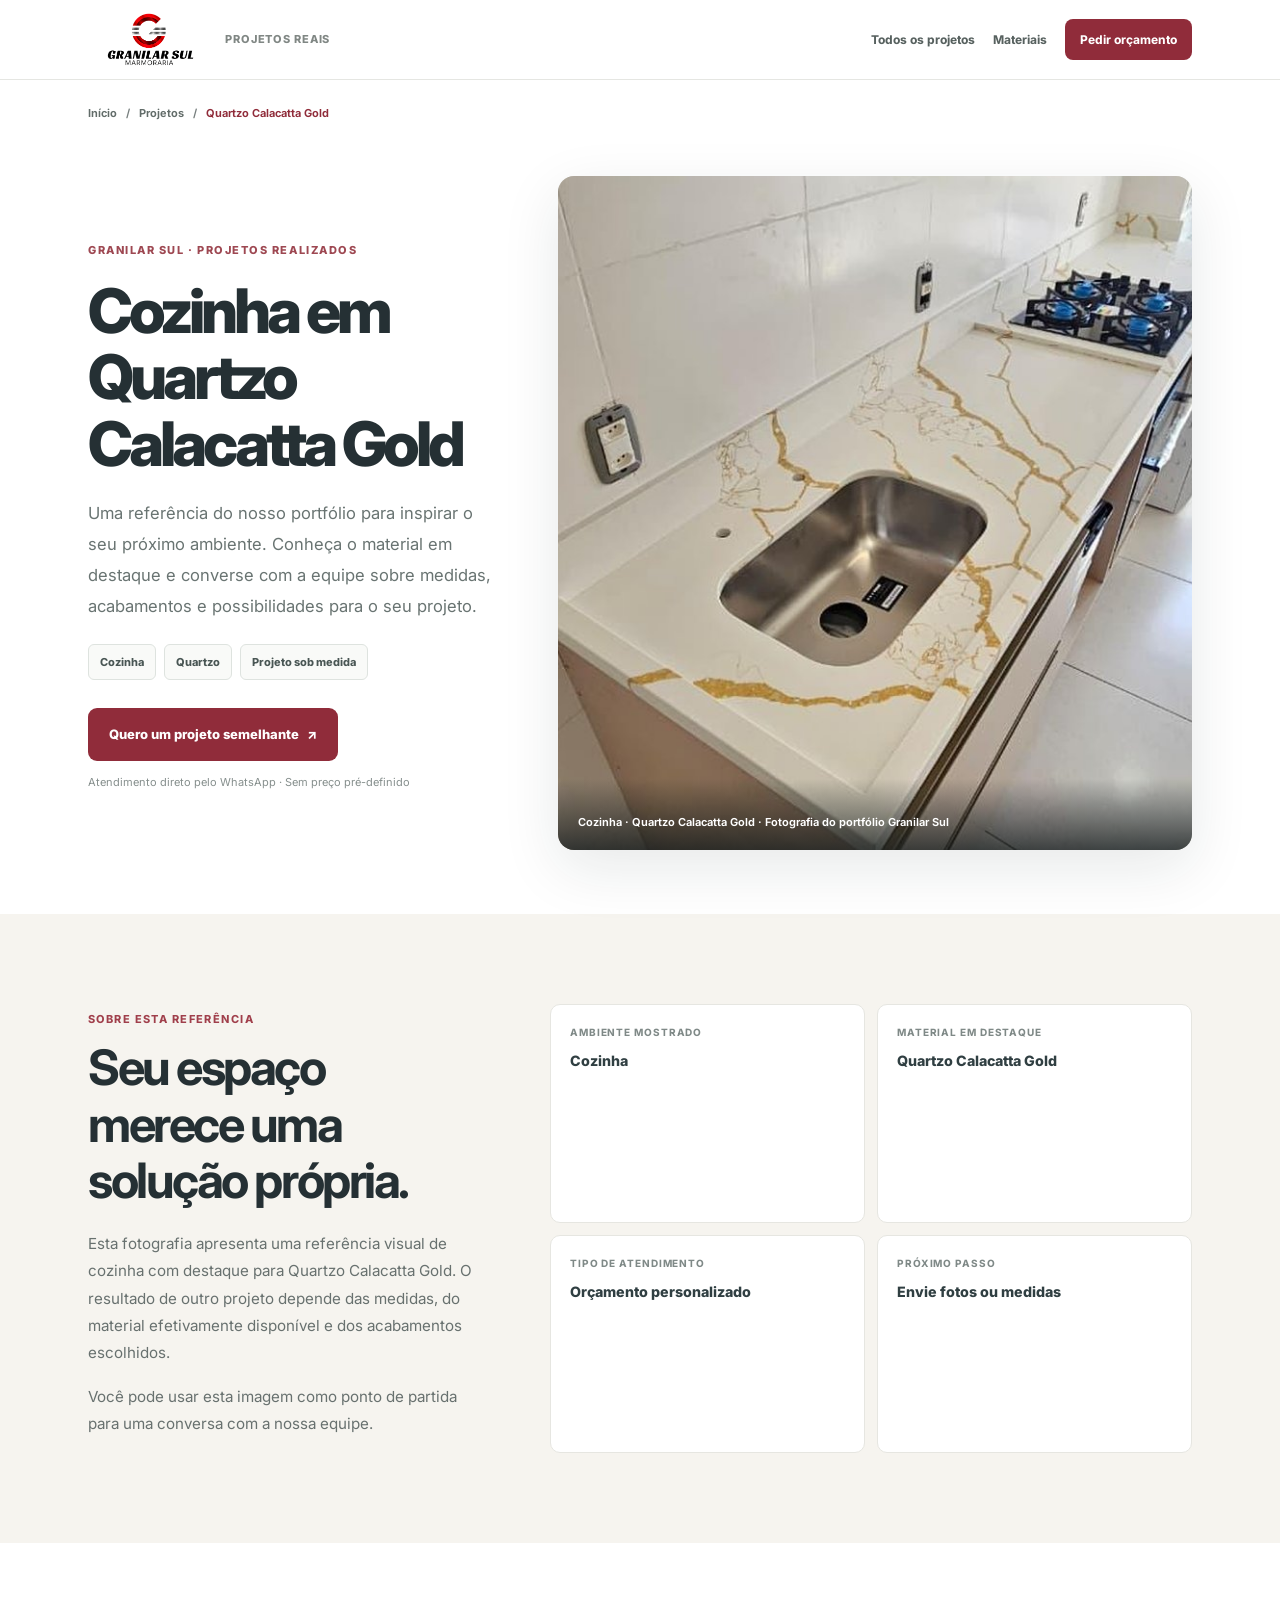
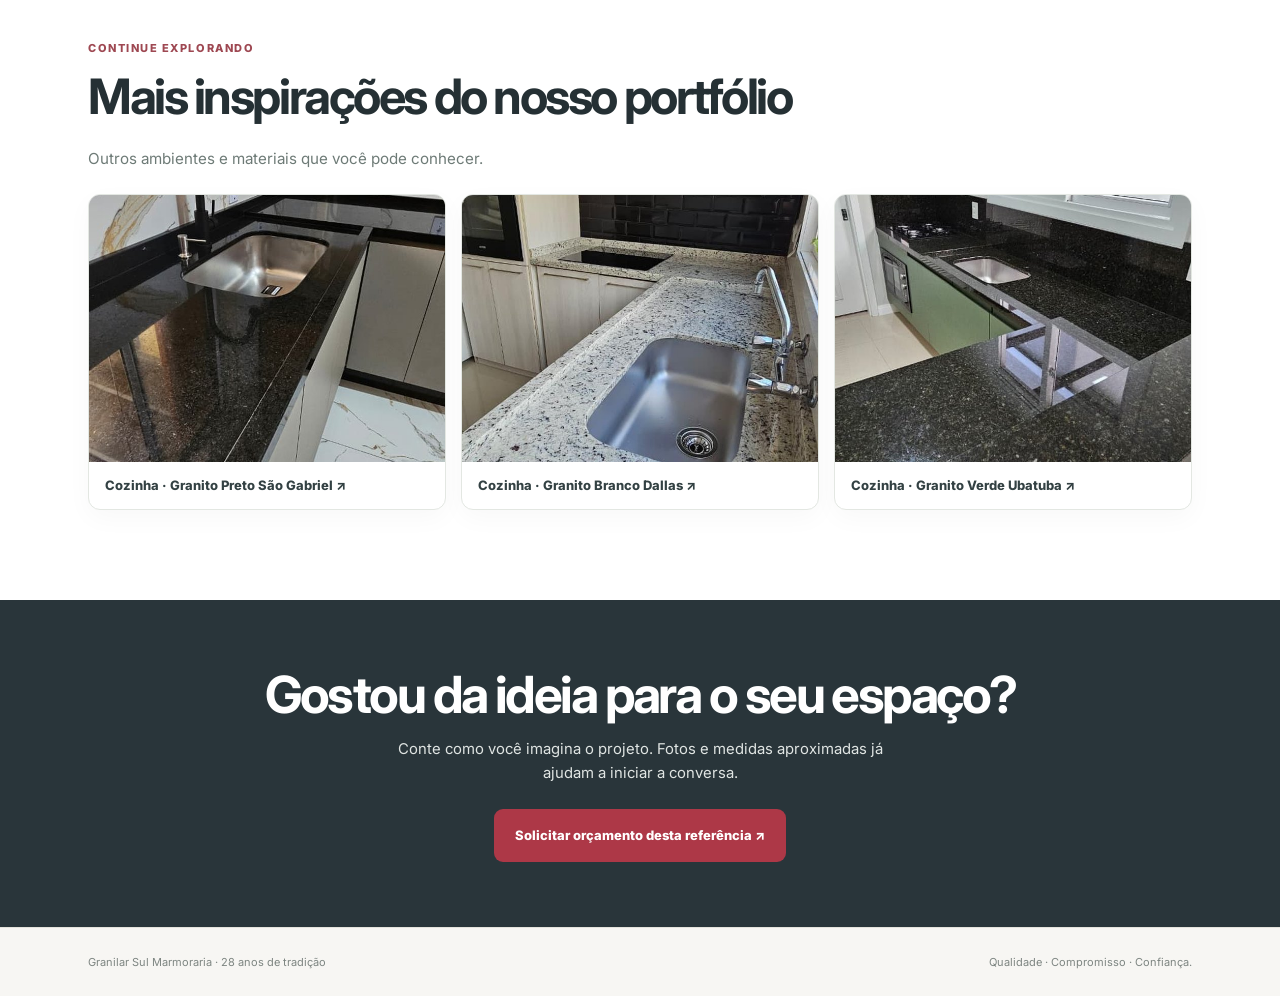
<file: projetos/cozinha-quartzo-calacatta-gold/index.html>
<!DOCTYPE html>
<html lang="pt-BR">
<head>
<meta charset="utf-8">
<meta name="viewport" content="width=device-width,initial-scale=1">
<title>Cozinha · Quartzo Calacatta Gold | Granilar Sul Marmoraria</title>
<meta name="description" content="Conheça a referência de cozinha em Quartzo Calacatta Gold no portfólio da Granilar Sul. Inspire-se e solicite um orçamento sob medida em Porto Alegre.">
<meta name="robots" content="index,follow">
<link rel="canonical" href="https://granilarsulmarmoraria.com/projetos/cozinha-quartzo-calacatta-gold/">
<link rel="icon" href="/assets/granilar-final-20261029/imagem-01.ico">
<meta property="og:type" content="article">
<meta property="og:title" content="Cozinha · Quartzo Calacatta Gold | Granilar Sul">
<meta property="og:description" content="Conheça a referência de cozinha em Quartzo Calacatta Gold no portfólio da Granilar Sul. Inspire-se e solicite um orçamento sob medida em Porto Alegre.">
<meta property="og:image" content="https://granilarsulmarmoraria.com/assets/granilar-final-20261029/imagem-12.jpg">
<meta property="og:url" content="https://granilarsulmarmoraria.com/projetos/cozinha-quartzo-calacatta-gold/">
<meta property="og:locale" content="pt_BR">
<meta name="theme-color" content="#263136">
<link rel="preconnect" href="https://fonts.googleapis.com">
<link rel="preconnect" href="https://fonts.gstatic.com" crossorigin>
<link href="https://fonts.googleapis.com/css2?family=Inter:wght@400;500;600;700;800&display=swap" rel="stylesheet">
<link rel="preload" as="image" href="/assets/granilar-final-20261029/imagem-12.jpg" fetchpriority="high">
<link rel="stylesheet" href="/assets/granilar-projects.css?v=20261117a">
<script>(function(w,d,s,l,i){w[l]=w[l]||[];w[l].push({'gtm.start':new Date().getTime(),event:'gtm.js'});var f=d.getElementsByTagName(s)[0],j=d.createElement(s),dl=l!='dataLayer'?'&l='+l:'';j.async=true;j.src='https://www.googletagmanager.com/gtm.js?id='+i+dl;f.parentNode.insertBefore(j,f);})(window,document,'script','dataLayer','GTM-NNWD5M6K');</script>
</head>
<body>
<noscript><iframe src="https://www.googletagmanager.com/ns.html?id=GTM-NNWD5M6K" height="0" width="0" style="display:none;visibility:hidden"></iframe></noscript>
<header class="proj-header"><div class="proj-wrap proj-top">
<a class="proj-brand" href="/" aria-label="Voltar à página inicial da Granilar Sul"><img src="/assets/granilar-final-20261029/imagem-06.png" alt="Granilar Sul Marmoraria" width="125"><small>PROJETOS REAIS</small></a>
<nav class="proj-nav" aria-label="Navegação"><a href="/#galeria">Todos os projetos</a><a href="/#materiais">Materiais</a><a class="proj-head-cta" data-project-contact href="https://wa.me/5551993099097?text=Ol%C3%A1!%20Vi%20o%20projeto%20Cozinha%20%C2%B7%20Quartzo%20Calacatta%20Gold%20no%20site%20da%20Granilar%20Sul%20e%20gostaria%20de%20conversar%20sobre%20uma%20solu%C3%A7%C3%A3o%20semelhante%20para%20meu%20espa%C3%A7o.%20Posso%20enviar%20fotos%20e%20medidas%3F" target="_blank" rel="noopener noreferrer">Pedir orçamento</a></nav>
</div></header>
<div class="proj-wrap"><nav class="proj-crumb" aria-label="Navegação estrutural"><a href="/">Início</a><span aria-hidden="true">/</span><a href="/#galeria">Projetos</a><span aria-hidden="true">/</span><span>Quartzo Calacatta Gold</span></nav></div>
<main>
<section class="proj-wrap proj-hero" aria-labelledby="proj-title">
<div class="proj-hero-copy">
<span class="proj-eyebrow">Granilar Sul · Projetos realizados</span>
<h1 class="proj-h1" id="proj-title">Cozinha em Quartzo Calacatta Gold</h1>
<p class="proj-lead">Uma referência do nosso portfólio para inspirar o seu próximo ambiente. Conheça o material em destaque e converse com a equipe sobre medidas, acabamentos e possibilidades para o seu projeto.</p>
<div class="proj-tags"><span>Cozinha</span><span>Quartzo</span><span>Projeto sob medida</span></div>
<a class="proj-cta" data-project-contact href="https://wa.me/5551993099097?text=Ol%C3%A1!%20Vi%20o%20projeto%20Cozinha%20%C2%B7%20Quartzo%20Calacatta%20Gold%20no%20site%20da%20Granilar%20Sul%20e%20gostaria%20de%20conversar%20sobre%20uma%20solu%C3%A7%C3%A3o%20semelhante%20para%20meu%20espa%C3%A7o.%20Posso%20enviar%20fotos%20e%20medidas%3F" target="_blank" rel="noopener noreferrer">Quero um projeto semelhante <span aria-hidden="true">↗</span></a>
<div class="proj-secure">Atendimento direto pelo WhatsApp · Sem preço pré-definido</div>
</div>
<figure class="proj-photo"><img src="/assets/granilar-final-20261029/imagem-12.jpg" alt="Projeto realizado: Cozinha · Quartzo Calacatta Gold" loading="eager" fetchpriority="high"><figcaption>Cozinha · Quartzo Calacatta Gold · Fotografia do portfólio Granilar Sul</figcaption></figure>
</section>
<section class="proj-info"><div class="proj-wrap proj-info-grid">
<div><span class="proj-mini">Sobre esta referência</span><h2>Seu espaço merece uma solução própria.</h2><p>Esta fotografia apresenta uma referência visual de cozinha com destaque para Quartzo Calacatta Gold. O resultado de outro projeto depende das medidas, do material efetivamente disponível e dos acabamentos escolhidos.</p><p>Você pode usar esta imagem como ponto de partida para uma conversa com a nossa equipe.</p></div>
<div class="proj-meta">
<div><span>Ambiente mostrado</span><strong>Cozinha</strong></div>
<div><span>Material em destaque</span><strong>Quartzo Calacatta Gold</strong></div>
<div><span>Tipo de atendimento</span><strong>Orçamento personalizado</strong></div>
<div><span>Próximo passo</span><strong>Envie fotos ou medidas</strong></div>
</div>
</div></section>
<section class="proj-related"><div class="proj-wrap">
<span class="proj-eyebrow">Continue explorando</span><h2>Mais inspirações do nosso portfólio</h2><p class="proj-related-intro">Outros ambientes e materiais que você pode conhecer.</p>
<div class="proj-related-grid"><a href="/projetos/cozinha-granito-preto-sao-gabriel/" aria-label="Ver projeto Cozinha · Granito Preto São Gabriel"><img src="/assets/granilar-final-20261029/imagem-07.jpg" alt="Cozinha · Granito Preto São Gabriel" loading="lazy" decoding="async"><figcaption>Cozinha · Granito Preto São Gabriel <span aria-hidden="true">↗</span></figcaption></a><a href="/projetos/cozinha-granito-branco-dallas/" aria-label="Ver projeto Cozinha · Granito Branco Dallas"><img src="/assets/granilar-final-20261029/imagem-08.jpg" alt="Cozinha · Granito Branco Dallas" loading="lazy" decoding="async"><figcaption>Cozinha · Granito Branco Dallas <span aria-hidden="true">↗</span></figcaption></a><a href="/projetos/cozinha-granito-verde-ubatuba/" aria-label="Ver projeto Cozinha · Granito Verde Ubatuba"><img src="/assets/granilar-final-20261029/imagem-09.jpg" alt="Cozinha · Granito Verde Ubatuba" loading="lazy" decoding="async"><figcaption>Cozinha · Granito Verde Ubatuba <span aria-hidden="true">↗</span></figcaption></a></div>
</div></section>
<section class="proj-footer-cta"><h2>Gostou da ideia para o seu espaço?</h2><p>Conte como você imagina o projeto. Fotos e medidas aproximadas já ajudam a iniciar a conversa.</p><a class="proj-cta" data-project-contact href="https://wa.me/5551993099097?text=Ol%C3%A1!%20Vi%20o%20projeto%20Cozinha%20%C2%B7%20Quartzo%20Calacatta%20Gold%20no%20site%20da%20Granilar%20Sul%20e%20gostaria%20de%20conversar%20sobre%20uma%20solu%C3%A7%C3%A3o%20semelhante%20para%20meu%20espa%C3%A7o.%20Posso%20enviar%20fotos%20e%20medidas%3F" target="_blank" rel="noopener noreferrer">Solicitar orçamento desta referência ↗</a></section>
</main>
<footer class="proj-footer"><div class="proj-wrap"><p>Granilar Sul Marmoraria · 28 anos de tradição</p><p>Qualidade · Compromisso · Confiança.</p></div></footer>
<script>document.addEventListener('click',function(e){var a=e.target.closest('a[data-project-contact]');if(!a)return;window.dataLayer=window.dataLayer||[];window.dataLayer.push({event:'granilar_projeto_interesse',projeto:'cozinha-quartzo-calacatta-gold',ambiente:'cozinha',origem:'pagina_projeto'});});</script>
</body></html>
</file>
<file: assets/granilar-site-premium.css>
/* Granilar Sul • Refinamento premium das landing pages | 2026-11-17 */
/* Visual contemporâneo, legibilidade e conversão. Compatível com CSS existente. */
:root{--gs-wine:#902a37;--gs-wine-deep:#6c2330;--gs-ink:#242b2c;--gs-text:#434b4c;--gs-muted:#777e7d;--gs-paper:#faf9f6;--gs-cream:#f4f1eb;--gs-line:#e5e2dc;--gs-gold:#c5a780}
html{scroll-padding-top:90px}
body{color:var(--gs-ink);background:#fff}
.wrap{max-width:1240px;padding-left:clamp(20px,3vw,38px);padding-right:clamp(20px,3vw,38px)}
h1,h2,h3{font-family:Inter,-apple-system,BlinkMacSystemFont,'Segoe UI',sans-serif;text-transform:none;font-weight:760;letter-spacing:-.048em;line-height:1.13}
.section-head{margin-bottom:38px}
.section-head h2{font-size:clamp(2rem,4.5vw,3.45rem);line-height:1.12;letter-spacing:-.052em;max-width:19ch}
.section-head p:not(.eyebrow){font-size:clamp(.96rem,1.25vw,1.12rem);color:#64706f;line-height:1.75;max-width:62ch}
.eyebrow{font-family:'IBM Plex Mono',monospace;font-size:.69rem;letter-spacing:.14em;font-weight:650;color:var(--gs-wine)}
.eyebrow::before{width:24px;background:var(--gs-wine)}
a:focus-visible,button:focus-visible,input:focus-visible,select:focus-visible{outline:3px solid #d39aa2;outline-offset:3px}
header{position:sticky;top:0;z-index:80;background:rgba(255,255,255,.97);border-bottom:1px solid #eae8e3;box-shadow:0 6px 30px rgba(25,32,32,.045);backdrop-filter:blur(18px)}
.nav-inner{max-width:1240px;min-height:76px;gap:15px;padding:9px clamp(18px,3vw,36px)}
.brand{flex:0 0 auto}
.brand img{max-height:53px;width:auto;object-fit:contain}
.nav-links{gap:clamp(14px,2vw,29px);font-family:Inter,sans-serif;text-transform:none;letter-spacing:0;font-size:.8rem;font-weight:660}
.nav-links a{color:#495051;opacity:1;text-underline-offset:6px}
.nav-links a:hover{color:var(--gs-wine)}
.phone-line{color:#6b7472;font-size:.75rem;white-space:nowrap}
.nav-cta{background:var(--gs-wine);color:#fff;border-radius:8px;padding:13px 16px;font-family:Inter,sans-serif;text-transform:none;font-size:.79rem;font-weight:800;letter-spacing:0;box-shadow:none}
.nav-cta:hover{background:var(--gs-wine-deep);transform:translateY(-1px)}
/* Abordagem editorial: hero fotográfico + copy + ação inequívoca. */
.hero{position:relative;isolation:isolate;display:flex;align-items:center;min-height:min(760px,85vh);padding:82px 0 91px;border:0;background-color:#252d30;background-image:linear-gradient(90deg,rgba(15,23,26,.92) 0%,rgba(16,24,26,.82) 35%,rgba(16,24,26,.32) 77%,rgba(16,24,26,.15) 100%),url('/assets/granilar-final-20261029/imagem-05.webp');background-position:center,65% center;background-size:cover;color:white}
.hero-inner{max-width:1240px;width:100%;padding-bottom:0}
.hero-inner>div{max-width:760px}
.hero-logo{height:70px;width:auto;max-width:180px;object-fit:contain;margin-bottom:27px;border-radius:10px;background:#fffffff2;padding:9px 15px;box-shadow:0 12px 42px #0e171b32}
.hero .eyebrow{color:#ecd1b0;letter-spacing:.15em;font-family:'IBM Plex Mono',monospace;font-size:.72rem}
.hero .eyebrow::before{background:#cba882}
.hero .brand-values{font-size:11px;letter-spacing:.12em;color:#f1e6dc;font-weight:700;margin:14px 0 14px}
.hero h1{font-size:clamp(2.6rem,5.2vw,4.85rem);max-width:16ch;line-height:1.08;letter-spacing:-.065em;text-transform:none;font-weight:790;color:#fff;margin:12px 0 21px;text-shadow:0 6px 36px #12182048}
.hero h1 span{color:#f4d9bd}
.hero p.lead{max-width:58ch;font-size:clamp(1rem,1.45vw,1.16rem);line-height:1.72;color:#e6e9e7;font-weight:460;margin-bottom:29px;text-shadow:0 2px 16px #09131855}
.hero-ctas{display:flex;align-items:center;gap:22px;flex-wrap:wrap}
.hero .btn-primary,.final-cta .btn-primary,.quote-panel .btn-primary{border-radius:10px;font-family:Inter,sans-serif;font-weight:760;letter-spacing:0;text-transform:none;font-size:.93rem;padding:16px 23px;min-height:53px;background:var(--gs-wine);border:1px solid #b34b56;box-shadow:0 12px 26px #17151920;transition:background .2s,transform .2s,box-shadow .2s}
.hero .btn-primary:hover,.final-cta .btn-primary:hover,.quote-panel .btn-primary:hover{background:#7b2633;transform:translateY(-2px);box-shadow:0 16px 28px #11151b29}
.hero .btn-secondary{border:1px solid #ffffff7a;border-radius:10px;min-height:52px;padding:14px 20px;text-decoration:none;display:inline-flex;align-items:center;justify-content:center;color:#fff;font-weight:720;text-shadow:none}
.hero .btn-secondary:hover{background:#ffffff1f;color:#fff;border-color:#fff}
.gs-hero-assurance{display:flex;flex-wrap:wrap;gap:15px 23px;align-items:center;margin-top:24px;font-size:.77rem;font-weight:650;color:#e3e7e3}
.gs-hero-assurance span{display:inline-flex;gap:8px;align-items:center}
.gs-hero-assurance span::before{content:"✓";display:inline-grid;place-items:center;width:19px;height:19px;border:1px solid #cab08f;border-radius:50%;font-size:10px;color:#f9e6ce}
.hero-photo-note{font-size:10px;color:#e9e9e8b9;background:#121d2166;padding:4px 8px;border-radius:6px;letter-spacing:0}
.stats-band{background:#253036;border-top:1px solid #ffffff24;border-bottom:0}
.stats-grid{display:grid;grid-template-columns:repeat(3,minmax(0,1fr));gap:0;padding-top:22px;padding-bottom:22px}
.stats-grid .stat{padding:10px clamp(10px,3vw,30px);border-right:1px solid #ffffff30;text-align:left}
.stats-grid .stat:first-child{padding-left:0}.stats-grid .stat:last-child{border-right:0}
.stats-grid .stat .num{font-family:Inter,sans-serif;font-size:clamp(1.35rem,2.5vw,2.25rem);font-weight:800;letter-spacing:-.05em;line-height:1.08;color:#f9f8f4}
.stats-grid .stat .label{margin-top:9px;font-size:.74rem;color:#ccd1cc;text-transform:none;letter-spacing:.02em;line-height:1.45}
#servicos{background:var(--gs-paper)}
section[id],#galeria{scroll-margin-top:90px}
section.section-alt,section#materiais,section#galeria,section#faq{padding-top:clamp(66px,8vw,112px);padding-bottom:clamp(66px,8vw,112px)}
.service-grid{display:grid;grid-template-columns:repeat(3,minmax(0,1fr));gap:16px}
.service-card{position:relative;min-height:205px;padding:29px 27px;border:1px solid var(--gs-line);border-radius:13px;background:#fff;box-shadow:none;display:flex;flex-direction:column;gap:10px;transition:box-shadow .18s,transform .18s}
.service-card::before{content:"01";font-family:'IBM Plex Mono',monospace;font-size:12px;color:#9b6a66;letter-spacing:.06em;font-weight:750;display:block;margin-bottom:5px}
.service-card:nth-child(2)::before{content:"02"}.service-card:nth-child(3)::before{content:"03"}.service-card:nth-child(4)::before{content:"04"}.service-card:nth-child(5)::before{content:"05"}
.service-card:hover{transform:translateY(-3px);box-shadow:0 16px 42px #29333312}
.service-card h3{font-size:clamp(1.02rem,1.4vw,1.22rem);line-height:1.3;letter-spacing:-.035em;color:#2d3737;font-weight:760;margin:0}
.service-card p{font-size:.88rem;color:#68716f;line-height:1.62;margin:0}
#galeria{background:#fff}
.gallery-filters{display:flex;flex-wrap:wrap;gap:8px;margin-bottom:24px}
.gallery-filter{border:1px solid #e2e3df;border-radius:999px;background:#f8f9f7;color:#505b59;padding:10px 17px;font-size:.81rem;font-weight:680}
.gallery-filter[aria-pressed="true"]{background:#293538;border-color:#293538;color:white}
.gallery-filter:hover{border-color:#a66a6d}
.gallery-grid{max-width:1240px;margin:0 auto;display:grid;grid-template-columns:repeat(3,minmax(0,1fr));gap:13px;padding:0 clamp(20px,3vw,38px);grid-auto-flow:row dense}
.gallery-grid .tile{aspect-ratio:4/3;border-radius:11px;box-shadow:0 8px 28px #1e2e3420;overflow:hidden}
.gallery-grid .tile:first-child:not([hidden]){grid-column:span 2;aspect-ratio:8/3.95}
.gallery-grid .tile img.surface{transition:transform .6s ease;will-change:transform}
.gallery-grid .tile:hover img.surface{transform:scale(1.035)}
.gallery-grid .tile .label{padding:32px 20px 17px;font-size:12px;letter-spacing:.01em;font-family:Inter,sans-serif;font-weight:720;background:linear-gradient(0deg,rgba(13,19,20,.86),rgba(13,19,20,0));color:#fff}
.gallery-grid .tile[hidden]{display:none!important}
.steps{gap:15px;grid-template-columns:repeat(4,minmax(0,1fr))}
.steps .step{border:1px solid #e6e7e3;border-radius:12px;background:white;padding:25px 21px;min-width:0}
.steps .step .num{font-family:'IBM Plex Mono',monospace;font-weight:700;color:#9d3540;font-size:1.45rem}
.steps .step h3{font-size:1.06rem;line-height:1.3;margin:12px 0 9px}
.steps .step p:not(.tag){color:#65716d;line-height:1.65}
.gsd-bridge{background:#f2ece6;padding-top:30px;padding-bottom:30px}
.gsd-bridge-inner{border-radius:17px;background:linear-gradient(110deg,#293337,#43413e);border:1px solid #4c5350;box-shadow:0 16px 34px #21272514;padding:clamp(28px,4.3vw,57px);gap:20px}
.gsd-bridge-kicker{color:#efdfd0;font-family:'IBM Plex Mono',monospace}
.gsd-bridge-inner h2{font-size:clamp(1.75rem,3.4vw,2.8rem);letter-spacing:-.04em}
.gsd-bridge-link{border-radius:10px;min-height:51px;padding:14px 23px}
.material-grid{max-width:1240px;margin:0 auto;padding:0 clamp(20px,3vw,38px);gap:12px}
.material-card{border-radius:10px;overflow:hidden;box-shadow:0 8px 25px #242b2c12;aspect-ratio:1/1}
.material-card .m-label{background:linear-gradient(0deg,#18211fdd,transparent);padding:35px 15px 16px}
.material-card .m-name{font-size:1rem;font-weight:760;letter-spacing:-.02em}
.material-card .m-spec{font-size:11px}
.testi-grid{gap:15px;background:transparent;grid-template-columns:repeat(3,minmax(0,1fr))}
.testi{border:1px solid var(--gs-line);border-radius:12px;padding:28px;background:white}
.testi p.quote{font-size:.95rem;line-height:1.8;color:#3c4848}
.testi .who{font-family:Inter,sans-serif;font-size:.75rem;font-weight:780;letter-spacing:0;text-transform:none}
.quote-panel{max-width:900px;border:1px solid #e1e5df;border-top:4px solid var(--gs-wine);border-radius:16px;padding:clamp(24px,4vw,44px);box-shadow:0 22px 52px #25322b13;background:#fff}
.quote-field{font-weight:680;font-size:.86rem}
.quote-panel input,.quote-panel select{border-radius:9px;min-height:49px;border:1px solid #d8dedb;background:#fdfdfc;padding:12px 14px;font-size:.94rem}
.quote-panel input:focus,.quote-panel select:focus{border-color:var(--gs-wine);box-shadow:0 0 0 3px #aa38441c}
.quote-panel .btn-primary{width:100%;display:inline-flex;align-items:center;justify-content:center;min-height:55px}
.quote-note{color:#67736f;font-size:.8rem;line-height:1.65;margin-top:15px}
#faq .faq-item{background:white;border-radius:10px;border-color:var(--gs-line);margin-bottom:9px}
.final-cta{padding:clamp(75px,8vw,110px) 20px;background-image:linear-gradient(95deg,#1a2529ed,#542831cb),url('/assets/granilar-final-20261029/imagem-05.webp');background-size:cover;background-position:center}
.final-cta h2{font-size:clamp(2rem,4vw,3.4rem);line-height:1.12;letter-spacing:-.052em;text-transform:none}
footer{border-top:0;background:#f7f5f0}
.foot-grid{gap:24px}
.whatsapp-fab{bottom:18px;right:18px;border-radius:999px;box-shadow:0 14px 34px #17362431}
/* Responsividade */
@media(max-width:1080px){
  .nav-links{gap:13px}
  .phone-line{display:none}
  .steps{grid-template-columns:repeat(2,minmax(0,1fr))}
}
@media(max-width:820px){
  header .nav-inner{min-height:68px}
  .nav-links{display:none}
  .hero{min-height:0;padding:76px 0 82px;background-position:center,58% center;background-image:linear-gradient(90deg,#101a1cde,#101a1c9e),url('/assets/granilar-final-20261029/imagem-05.webp')}
  .hero h1{font-size:clamp(2.45rem,7vw,4rem);max-width:16ch}
  .hero-inner>div{max-width:640px}
  .service-grid{grid-template-columns:repeat(2,minmax(0,1fr))}
  .stats-grid .stat{padding:10px 18px}
  .gallery-grid .tile:first-child:not([hidden]){grid-column:span 2;aspect-ratio:16/8}
}
@media(max-width:600px){
  html{scroll-padding-top:70px}
  .nav-inner{gap:8px;padding:9px 16px}
  .brand img{max-height:42px;max-width:130px}
  .nav-cta{padding:11px 12px;font-size:.72rem;max-width:160px;text-align:center;line-height:1.3}
  .hero{padding:51px 0 68px;background-position:center,60% center}
  .hero-logo{height:66px;max-width:165px;margin-bottom:21px}
  .hero .eyebrow{font-size:.6rem;letter-spacing:.08em}
  .hero .brand-values{font-size:10px;margin:10px 0 9px}
  .hero h1{font-size:clamp(2.28rem,10.5vw,3.1rem);max-width:16ch;line-height:1.07}
  .hero p.lead{font-size:.94rem;line-height:1.67}
  .hero-ctas{flex-direction:column;align-items:stretch;gap:10px}
  .hero .btn-primary,.hero .btn-secondary{width:100%;min-height:49px;text-align:center;justify-content:center}
  .gs-hero-assurance{font-size:.7rem;gap:9px}
  .hero-photo-note{right:10px;bottom:8px;font-size:9px}
  .stats-grid{grid-template-columns:1fr;gap:0;padding:11px 20px}
  .stats-grid .stat,.stats-grid .stat:first-child{display:flex;align-items:center;gap:17px;padding:12px 0;border-right:0;border-bottom:1px solid #ffffff27}
  .stats-grid .stat:last-child{border-bottom:0}
  .stats-grid .stat .num{flex:0 0 108px;font-size:1.45rem}
  .stats-grid .stat .label{margin:0;font-size:.73rem}
  .section-head{margin-bottom:27px}
  .section-head h2{font-size:clamp(1.85rem,8vw,2.6rem)}
  section.section-alt,section#materiais,section#galeria,section#faq{padding-top:66px;padding-bottom:66px}
  .service-grid{grid-template-columns:1fr;gap:11px}
  .service-card{min-height:0;padding:22px}
  .gallery-grid{grid-template-columns:repeat(2,minmax(0,1fr));gap:9px}
  .gallery-grid .tile{aspect-ratio:4/5}
  .gallery-grid .tile:first-child:not([hidden]){grid-column:span 2;aspect-ratio:16/9}
  .gallery-grid .tile .label{font-size:10.5px;padding:22px 12px 12px}
  .steps{grid-template-columns:1fr;gap:10px}
  .steps .step{padding:21px}
  .material-card{aspect-ratio:1/1}
  .testi-grid{grid-template-columns:1fr}
  .quote-panel{padding:22px 18px}
  .gsd-bridge-inner{padding:28px 21px}
  .whatsapp-fab{bottom:12px;right:12px}
}
@media(prefers-reduced-motion:reduce){
  html{scroll-behavior:auto}
  .service-card,.gallery-grid .tile img.surface,.nav-cta,.btn-primary{transition:none!important}
}
</file>
<file: assets/granilar-visuals.css>
/* Granilar Sul — materiais sem linha atravessada, visualização e comparação.
   Compartilhado entre as LPs, sem alterar a base do orçamento interno. */
.material-card .m-label,
.material-card .m-label::before,
.material-card .m-label::after{
  border-top:none!important;
  border-block-start:0!important;
  outline:0!important;
}
.material-card .m-label{
  background:linear-gradient(0deg,rgba(9,17,17,.9),rgba(9,17,17,.67) 55%,transparent 100%)!important;
  min-height:72px;display:flex;justify-content:flex-end;gap:2px;
  padding:24px 14px 13px!important;
  pointer-events:none;
}
.material-card{background:#e8e5df;isolation:isolate;border:0!important;box-shadow:0 8px 24px rgba(23,34,35,.14)}
.material-card img{display:block;filter:none!important;transform:none;backface-visibility:hidden}
.material-card .m-label{z-index:3}
.material-card .m-name{font-family:Inter,Arial,sans-serif!important;text-transform:none!important;font-weight:780!important;font-size:clamp(.8rem,1.12vw,.94rem)!important;letter-spacing:-.018em!important;line-height:1.3}
.material-card .m-spec{font-family:Inter,Arial,sans-serif!important;font-size:.7rem!important;color:#e4e2da!important;letter-spacing:0!important}
.gs-material-toolbar{display:flex;justify-content:space-between;align-items:center;gap:14px;flex-wrap:wrap;max-width:1240px;padding:0 clamp(20px,3vw,38px);margin:0 auto 21px}
.gs-material-toolbar-intro{min-width:0;max-width:490px}
.gs-material-toolbar-intro strong{display:block;color:#263234;font-size:.88rem;font-weight:820;line-height:1.4}
.gs-material-toolbar-intro p{font-size:.76rem;color:#727e7b;line-height:1.5;margin:3px 0 0}
.gs-material-filters{display:flex;align-items:center;flex-wrap:wrap;gap:7px}
.gs-material-filters button{background:white;border:1px solid #dcded9;border-radius:999px;min-height:38px;padding:9px 13px;color:#606d6a;font:740 12px/1.25 Inter,Arial,sans-serif;cursor:pointer}
.gs-material-filters button[aria-pressed="true"]{background:#28373a;color:white;border-color:#28373a}
.gs-material-filters button:focus-visible,.gs-compare-btn:focus-visible,.gs-photo-open:focus-visible,.gs-material-preview:focus-visible,.gsd-zoom-product:focus-visible{outline:3px solid #d396a0;outline-offset:2px}
.material-grid .material-card[hidden]{display:none!important}
.material-card .gs-material-preview{position:absolute;inset:0;border:0;z-index:2;cursor:zoom-in;background:transparent;width:100%;height:100%;font-size:0;border-radius:inherit}
.material-card .gs-material-preview::after{content:'⌕  Ampliar';position:absolute;left:10px;top:10px;display:inline-flex;align-items:center;gap:4px;color:#fff;background:#152225ab;backdrop-filter:blur(6px);border:1px solid #ffffff40;border-radius:7px;padding:7px 9px;font:710 10px/1 Inter,Arial,sans-serif;opacity:.9;pointer-events:none}
.material-card .gs-compare-btn{position:absolute;top:10px;right:10px;z-index:5;background:#fffffff2;color:#303a3c;border:1px solid #ffffff70;border-radius:8px;min-height:32px;padding:8px 10px;font:800 10px/1.1 Inter,Arial,sans-serif;cursor:pointer;box-shadow:0 4px 13px #1d242429}
.material-card .gs-compare-btn:hover,.material-card .gs-compare-btn[aria-pressed="true"]{background:#982c3b;color:#fff;border-color:#982c3b}
.material-card.gs-material-selected{box-shadow:0 0 0 3px #9d3543,0 11px 32px #2532322d!important}
.gs-material-comparison{max-width:1240px;margin:22px auto 0;padding:0 clamp(20px,3vw,38px)}
.gs-material-comparison[hidden]{display:none!important}
.gs-material-compare-panel{border-radius:14px;border:1px solid #dfe4df;background:#f8f9f7;padding:22px;box-shadow:0 14px 38px #2233350b}
.gs-material-compare-heading{display:flex;justify-content:space-between;align-items:flex-start;gap:12px;flex-wrap:wrap;margin-bottom:15px}
.gs-material-compare-heading strong{font-size:1.04rem;color:#273336;font-weight:800}
.gs-material-compare-heading p{margin:5px 0 0;color:#73807c;font-size:.75rem}
.gs-material-clear{border:1px solid #d7dedb;border-radius:8px;background:#fff;color:#7c3a44;padding:9px 13px;font:760 11px Inter,Arial,sans-serif;cursor:pointer}
.gs-material-compare-grid{display:grid;grid-template-columns:repeat(2,minmax(0,1fr));gap:13px}
.gs-material-compare-item{background:#fff;border:1px solid #e3e6e2;border-radius:10px;min-width:0;overflow:hidden;display:flex;flex-direction:column}
.gs-material-compare-item img{display:block;width:100%;aspect-ratio:2/1.1;object-fit:cover}
.gs-material-compare-details{padding:12px 15px;min-width:0}
.gs-material-compare-details strong{display:block;font-size:.85rem;color:#2f3a3a;font-weight:800}
.gs-material-compare-details span{display:block;color:#76807e;font-size:.71rem;margin-top:3px}
.gs-material-compare-placeholder{border:1px dashed #cbd4cd;border-radius:10px;background:#fff;display:grid;place-items:center;min-height:210px;color:#7b8683;text-align:center;font-size:.83rem;padding:25px}
.gs-material-footnote{font-size:.71rem;color:#78817e;line-height:1.65;margin:12px 0 0}
.gallery-grid .tile{position:relative}
.gallery-grid .tile .shine,.gallery-grid .tile .label{pointer-events:none}
.gs-photo-open{position:absolute;inset:0;z-index:4;border:0;background:transparent;cursor:zoom-in;border-radius:inherit;font-size:0}
.gs-photo-open::after{content:'↗  Ampliar';position:absolute;top:14px;right:14px;color:#fff;background:#132022b2;backdrop-filter:blur(6px);border:1px solid #ffffff3d;border-radius:7px;padding:9px 12px;font:720 10px/1.1 Inter,Arial,sans-serif;opacity:.88}
.gs-photo-open:hover::after,.gs-photo-open:focus-visible::after{opacity:1;background:#902d3b}
.gs-visually-hidden{position:absolute!important;width:1px!important;height:1px!important;padding:0!important;margin:-1px!important;overflow:hidden!important;clip:rect(0,0,0,0)!important;white-space:nowrap!important;border:0!important}
body.gs-lightbox-active{overflow:hidden!important}
.gs-lightbox[hidden]{display:none!important}
.gs-lightbox{position:fixed;inset:0;z-index:500;background:rgba(10,15,17,.95);display:flex;align-items:center;justify-content:center;padding:60px 48px 34px;font-family:Inter,-apple-system,BlinkMacSystemFont,"Segoe UI",sans-serif;color:#fff;touch-action:pan-y}
.gs-lightbox-inner{display:flex;flex-direction:column;align-items:center;justify-content:center;max-width:min(1200px,100%);width:100%;height:100%;min-height:0;gap:12px}
.gs-lightbox-img{display:block;max-width:100%;max-height:calc(100% - 70px);min-height:0;width:auto;height:auto;object-fit:contain;border-radius:5px;box-shadow:0 15px 70px #0008}
.gs-lightbox-caption{display:flex;justify-content:space-between;align-items:center;gap:20px;width:min(100%,800px);font-size:12px;color:#e0e2de;line-height:1.5;min-height:28px}
.gs-lightbox-caption .gs-lightbox-number{color:#babdb9;white-space:nowrap;font-size:11px}
.gs-lightbox-close,.gs-lightbox-prev,.gs-lightbox-next{position:absolute;display:grid;place-items:center;background:#ffffff1d;color:white;border:1px solid #ffffff4a;border-radius:11px;cursor:pointer;backdrop-filter:blur(10px);line-height:1}
.gs-lightbox-close{top:17px;right:17px;width:44px;height:44px;font-size:26px}
.gs-lightbox-prev,.gs-lightbox-next{top:50%;width:43px;height:55px;font-size:28px;transform:translateY(-50%)}
.gs-lightbox-prev{left:13px}.gs-lightbox-next{right:13px}
.gs-lightbox button[hidden]{display:none!important}
.gs-lightbox button:hover{background:#ffffff35}
.gs-lightbox button:focus-visible{outline:3px solid #f1b8c1;outline-offset:3px}
.product-media{position:relative}
.gsd-zoom-product{position:absolute;right:14px;bottom:14px;z-index:10;min-height:42px;background:#fffffff2;color:#413739;border:1px solid #ffffffbf;border-radius:9px;padding:10px 14px;font:780 12px/1.25 Inter,Arial,sans-serif;cursor:zoom-in;box-shadow:0 7px 22px #1821262c}
.gsd-zoom-product:hover{background:#7e2d39;color:#fff}
@media(max-width:680px){
 .gs-material-toolbar{gap:11px}
 .gs-material-filters{width:100%;gap:6px}
 .gs-material-filters button{flex:1 1 auto;padding:9px 10px;font-size:11px}
 .gs-material-compare-panel{padding:15px}
 .gs-material-compare-grid{gap:8px}
 .gs-material-compare-item img{aspect-ratio:1/1}
 .gs-material-compare-details{padding:10px}
 .gs-material-compare-placeholder{min-height:155px;padding:13px;font-size:.73rem}
 .gs-material-compare-item strong{font-size:.75rem}
 .material-card .gs-material-preview::after{top:6px;left:6px;font-size:9px;padding:6px}
 .material-card .gs-compare-btn{top:6px;right:6px;padding:7px;font-size:9px}
 .gs-lightbox{padding:64px 12px 28px}
 .gs-lightbox-img{max-height:calc(100% - 75px)}
 .gs-lightbox-prev,.gs-lightbox-next{top:auto;bottom:77px;transform:none;width:43px;height:43px}
 .gs-lightbox-prev{left:12px}.gs-lightbox-next{right:12px}
 .gs-lightbox-caption{padding:0 4px;flex-wrap:wrap;gap:4px;font-size:11px}
 .gsd-zoom-product{right:10px;bottom:10px;font-size:11px}
}
@media(max-width:390px){
 .material-card .gs-material-preview::after{content:'⌕';font-size:16px;line-height:1;padding:6px 8px}
 .material-card .gs-compare-btn{font-size:9px;padding:7px 6px}
 .material-card .m-label{min-height:67px;padding:18px 8px 9px!important}
 .material-card .m-name{font-size:.73rem!important}
 .material-card .m-spec{font-size:.61rem!important}
}
@media(prefers-reduced-motion:reduce){
 .gs-lightbox,.gs-photo-open,.gs-material-preview{scroll-behavior:auto}
}
</file>
<file: assets/granilar-growth.css>
/* Granilar Sul | Jornada comercial e inspiração por projeto */
.gs-service-cta{display:inline-flex;align-items:center;justify-content:space-between;gap:8px;margin-top:auto;padding-top:17px;align-self:stretch;color:#8f3442;text-decoration:none;font:780 12px/1.35 Inter,-apple-system,BlinkMacSystemFont,"Segoe UI",sans-serif;border-top:1px solid #e7eae7;min-height:44px}
.gs-service-cta:hover{color:#682832}
.gs-service-cta:focus-visible{outline:3px solid #dba4ad;outline-offset:2px}

.gs-project-detail-link{position:absolute;top:12px;left:12px;z-index:6;background:#fffffff2;color:#293436;text-decoration:none;border:1px solid #ffffffd6;border-radius:9px;box-shadow:0 5px 18px #10242727;padding:9px 13px;min-height:38px;display:inline-flex;align-items:center;gap:8px;font:770 11px/1.3 Inter,-apple-system,BlinkMacSystemFont,"Segoe UI",sans-serif;letter-spacing:0}
.gs-project-detail-link:hover{background:#90313e;color:#fff;border-color:#90313e}
.gs-project-detail-link:focus-visible{outline:3px solid #f4b1bd;outline-offset:3px}
.gs-gallery-hint{max-width:1240px;margin:14px auto 0;padding:0 clamp(20px,3vw,38px);font-size:12px;color:#78837f;display:flex;gap:8px;align-items:center}
.gs-gallery-hint::before{content:'↗';display:inline-grid;place-items:center;width:23px;height:23px;border:1px solid #d6ded9;border-radius:50%;color:#a03d4a}
.gs-material-guide{background:#f4f0eb;padding:clamp(70px,8vw,108px) 0;border-block:1px solid #e5e0d9}
.gs-material-guide .gs-guide-inner{max-width:1180px;margin:0 auto;padding:0 clamp(20px,3vw,38px);display:grid;grid-template-columns:minmax(0,.69fr) minmax(0,1.31fr);gap:clamp(20px,4vw,64px);align-items:start}
.gs-guide-intro{padding-top:14px}
.gs-guide-eyebrow{font:760 11px/1.4 'IBM Plex Mono',monospace;letter-spacing:.13em;text-transform:uppercase;color:#923441}
.gs-material-guide h2{font-family:Inter,-apple-system,BlinkMacSystemFont,"Segoe UI",sans-serif;font-size:clamp(2rem,4vw,3.5rem);font-weight:810;letter-spacing:-.06em;line-height:1.13;color:#293234;margin:15px 0 21px;text-transform:none}
.gs-guide-intro>p{color:#707873;font-size:.94rem;line-height:1.8;max-width:48ch}
.gs-guide-benefits{display:flex;flex-direction:column;gap:12px;margin-top:27px}
.gs-guide-benefits span{display:flex;gap:10px;align-items:flex-start;color:#57625f;font-size:13px;font-weight:680}
.gs-guide-benefits span::before{content:'✓';flex:none;width:22px;height:22px;display:grid;place-items:center;border:1px solid #c7c3b8;border-radius:50%;font-size:12px;color:#a33d4b}
.gs-guide-form-wrap{background:#fff;border:1px solid #dfdfda;border-radius:17px;box-shadow:0 18px 50px #26302b13;padding:clamp(22px,3vw,36px)}
.gs-guide-header{display:flex;justify-content:space-between;align-items:center;gap:15px;padding-bottom:16px;border-bottom:1px solid #e9ebe7;margin-bottom:22px}
.gs-guide-header strong{font-size:14px;font-weight:800;color:#303b3b}
.gs-guide-header span{font-size:11px;font-weight:770;color:#98616a;letter-spacing:.06em}
.gs-guide-fields{display:grid;grid-template-columns:repeat(3,minmax(0,1fr));gap:12px}
.gs-guide-fields label{display:block;font-size:12px;color:#40504d;font-weight:750;line-height:1.5;min-width:0}
.gs-guide-fields label>span{display:inline-grid;place-items:center;width:23px;height:23px;margin-right:6px;border-radius:6px;background:#fae9eb;color:#973442;font-size:11px;font-weight:850}
.gs-guide-fields select{display:block;width:100%;min-width:0;min-height:51px;margin-top:9px;border:1px solid #d4ddd7;border-radius:9px;padding:11px 28px 11px 12px;color:#2f3b3b;background:#fefefe;font:680 13px/1.4 Inter,-apple-system,BlinkMacSystemFont,"Segoe UI",sans-serif;white-space:normal}
.gs-guide-fields select:focus-visible{outline:3px solid #e0afb6;outline-offset:2px}
.gs-guide-submit{margin-top:19px;display:inline-flex;align-items:center;justify-content:center;gap:9px;min-height:50px;background:#922f3d;color:#fff;border:1px solid #922f3d;border-radius:9px;padding:13px 20px;font:780 13px/1.4 Inter,-apple-system,BlinkMacSystemFont,"Segoe UI",sans-serif;cursor:pointer}
.gs-guide-submit:hover{background:#772a37}
.gs-guide-note{font-size:11px;line-height:1.6;color:#7d8781;margin:15px 0 0}
.gs-guide-results[hidden]{display:none!important}
.gs-guide-results{border-top:1px solid #e6e9e5;margin-top:26px;padding-top:23px}
.gs-guide-results:focus{outline:none}
.gs-guide-results h3{font-family:Inter,-apple-system,BlinkMacSystemFont,"Segoe UI",sans-serif;text-transform:none;color:#2c3737;font-size:clamp(1.18rem,2vw,1.45rem);letter-spacing:-.035em;line-height:1.25;margin:0 0 8px}
.gs-guide-results>p{margin:0 0 17px;color:#68746f;font-size:13px;line-height:1.65}
.gs-guide-suggestions{display:grid;grid-template-columns:repeat(3,minmax(0,1fr));gap:9px}
.gs-guide-suggestion{min-width:0;border:1px solid #e6e8e4;border-radius:10px;background:#fff;overflow:hidden}
.gs-guide-suggestion img{display:block;width:100%;height:auto;aspect-ratio:4/3;object-fit:cover}
.gs-guide-suggestion strong{display:block;padding:10px 11px 2px;color:#303d3d;font-size:12px;line-height:1.4;font-weight:800}
.gs-guide-suggestion small{display:block;padding:0 11px 12px;color:#7a8680;font-size:10px}
.gs-guide-whatsapp{margin-top:17px;min-height:50px;display:flex;align-items:center;justify-content:center;gap:8px;padding:13px 17px;border-radius:9px;background:#2a7251;color:white;text-decoration:none;text-align:center;font:770 13px/1.45 Inter,-apple-system,BlinkMacSystemFont,"Segoe UI",sans-serif}
.gs-guide-whatsapp:hover{background:#21593f}
.gs-guide-disclaimer{font-size:11px;color:#7d8580;line-height:1.65;margin:11px 0 0}
.gs-editorial-story{display:grid;grid-template-columns:minmax(0,1.1fr) minmax(0,.9fr);background:#293439;color:white;min-height:440px;overflow:hidden}
.gs-editorial-story-photo{position:relative;overflow:hidden;min-height:370px}
.gs-editorial-story-photo img{display:block;width:100%;height:100%;min-height:370px;position:absolute;inset:0;object-fit:cover}
.gs-editorial-story-photo::after{content:'';position:absolute;inset:0;background:linear-gradient(95deg,#1621260b,#16212644)}
.gs-editorial-story-copy{padding:clamp(40px,5vw,90px);display:flex;flex-direction:column;justify-content:center;align-items:flex-start;gap:15px}
.gs-editorial-story-copy span{font:770 11px 'IBM Plex Mono',monospace;letter-spacing:.13em;text-transform:uppercase;color:#e4ba94}
.gs-editorial-story-copy h2{font-family:Inter,-apple-system,BlinkMacSystemFont,"Segoe UI",sans-serif;font-size:clamp(2.1rem,4vw,3.35rem);letter-spacing:-.058em;line-height:1.13;color:white;text-transform:none;font-weight:800;max-width:16ch;margin:0}
.gs-editorial-story-copy p{font-size:.92rem;line-height:1.8;color:#e0e6e3;max-width:48ch;margin:0}
.gs-editorial-story-copy a{display:inline-flex;align-items:center;justify-content:center;min-height:48px;border-radius:9px;background:#a43847;color:#fff;text-decoration:none;font-weight:780;font-size:13px;padding:12px 18px;margin-top:3px}
.gs-editorial-story-copy a:hover{background:#ba4856}
.gs-mobile-leadbar{display:none}
@media(max-width:980px){
 .gs-material-guide .gs-guide-inner{grid-template-columns:1fr;gap:20px}
 .gs-guide-intro{padding-top:0}
 .gs-guide-benefits{flex-direction:row;flex-wrap:wrap;gap:12px 22px}
 .gs-editorial-story-copy{padding:40px}
}
@media(max-width:670px){
 .gs-material-guide{padding:62px 0}
 .gs-guide-fields{grid-template-columns:1fr;gap:15px}
 .gs-guide-submit{width:100%}
 .gs-guide-suggestions{grid-template-columns:repeat(3,minmax(0,1fr));gap:6px}
 .gs-guide-suggestion strong{font-size:10px;padding:8px 7px 2px}
 .gs-guide-suggestion small{font-size:9px;padding:0 7px 8px}
 .gs-material-guide .gs-guide-inner{gap:20px}
 .gs-guide-benefits{display:none}
 .gs-guide-form-wrap{padding:20px 16px;border-radius:12px}
 .gs-editorial-story{grid-template-columns:1fr}
 .gs-editorial-story-photo{min-height:265px}
 .gs-editorial-story-photo img{min-height:265px}
 .gs-editorial-story-copy{padding:34px 23px 48px}
 .gs-project-detail-link{padding:8px 10px;min-height:34px;font-size:10px;top:8px;left:8px}
 .gs-gallery-hint{font-size:11px}
 .whatsapp-fab{display:none!important}
 body{padding-bottom:calc(70px + env(safe-area-inset-bottom))}
 .gs-mobile-leadbar{display:flex;position:fixed;bottom:0;left:0;right:0;z-index:96;padding:10px 14px calc(10px + env(safe-area-inset-bottom));background:#fffefcf5;box-shadow:0 -6px 26px #1c29282b;border-top:1px solid #e0e4e0;align-items:center;justify-content:space-between;gap:12px;backdrop-filter:blur(14px);font-family:Inter,-apple-system,BlinkMacSystemFont,"Segoe UI",sans-serif}
 .gs-mobile-leadbar span{display:flex;flex-direction:column;gap:2px;min-width:0}
 .gs-mobile-leadbar strong{color:#293537;font-weight:820;font-size:12px;line-height:1.3}
 .gs-mobile-leadbar small{font-size:10px;color:#74807a;line-height:1.3}
 .gs-mobile-leadbar a{display:inline-flex;justify-content:center;align-items:center;gap:6px;flex:none;text-decoration:none;background:#2c7953;border-radius:8px;min-height:44px;padding:11px 14px;color:white;font-size:12px;font-weight:780;line-height:1.2}
}
@media(max-width:365px){.gs-mobile-leadbar a{font-size:11px;padding:10px 11px}.gs-mobile-leadbar strong{font-size:11px}}
@media(prefers-reduced-motion:reduce){.gs-project-detail-link,.gs-guide-submit{transition:none}}
</file>
<file: assets/granilar-art-direction.css>
/* Granilar Sul | Revisão de direção visual, 18 nov 2026.
   Brief: tradição sem elitismo. A fotografia da pedra é protagonista.
   Tipografia já disponível: Oswald para títulos, Inter para leitura.
   Ajustes isolados: não alteram formulários, rotas, tracking ou orçamentos. */
:root{
 --gs-review-ink:#26343A;
 --gs-review-wine:#902F3E;
 --gs-review-limestone:#F3F1EC;
 --gs-review-white:#FFFFFF;
 --gs-review-muted:#65736F;
 --gs-review-rule:#DEE2DC;
 --gs-review-bronze:#CFB58C;
}
#servicos,#galeria,#materiais,#orcamento-inteligente{scroll-margin-top:90px}
.hero{
 min-height:clamp(560px,77vh,740px);
 padding-block:clamp(78px,8vw,115px);
 background-image:linear-gradient(90deg,rgba(13,22,25,.91) 0%,rgba(17,28,30,.72) 45%,rgba(19,31,33,.20) 100%),url('/assets/granilar-final-20261029/imagem-05.webp');
 background-position:center,62% center;
}
.hero-logo{display:none}
.hero-inner>div{max-width:735px}
.hero .eyebrow{
 display:inline-block;
 font-family:Inter,-apple-system,BlinkMacSystemFont,'Segoe UI',sans-serif;
 text-transform:none;letter-spacing:.012em;
 font-weight:720;font-size:.84rem;color:#EEE4D6;
 padding-left:0;margin:0 0 7px;
}
.hero .eyebrow::before{display:none}
.hero .brand-values{font-size:.73rem;font-weight:680;color:#E5D1AE;letter-spacing:.045em;margin:0 0 15px}
.hero h1{
 max-width:17ch;
 font-family:Oswald,'Arial Narrow',Arial,sans-serif;
 font-weight:500;
 text-transform:none;
 font-size:clamp(3.2rem,6.2vw,6.25rem);
 line-height:1.065;
 letter-spacing:-.034em;
 text-wrap:balance;
 margin:0 0 24px;
 color:#fff;
}
.hero h1 span{color:inherit;font:inherit}
.hero p.lead{font-size:clamp(1.01rem,1.32vw,1.18rem);max-width:55ch;line-height:1.72;color:#F1F2EE;letter-spacing:-.01em}
.hero .hero-ctas{gap:11px}
.hero .btn-primary,.hero .btn-secondary{border-radius:5px;min-height:54px;letter-spacing:0}
.hero .btn-primary{background:#A83748;border-color:#A83748;box-shadow:none}
.hero .btn-primary:hover{background:#8B2B39;border-color:#8B2B39}
.hero .btn-secondary{background:#ffffff0b}
.gs-hero-assurance{gap:10px 21px;margin-top:25px;max-width:700px}
.gs-hero-assurance span{font-size:.78rem;color:#E6E9E3;letter-spacing:0}
.stats-band{background:#263338}
.stats-grid{padding-block:22px}
.stats-grid .stat{padding-block:4px}
.stats-grid .stat .num{font-family:Oswald,'Arial Narrow',Arial,sans-serif;letter-spacing:-.015em;font-weight:500;font-size:clamp(1.65rem,2.8vw,2.6rem)}
.stats-grid .stat .label{letter-spacing:0;line-height:1.4}
.section-head{margin-bottom:35px}
.section-head h2,.gs-material-guide h2{
 font-family:Oswald,'Arial Narrow',Arial,sans-serif;
 font-weight:500;letter-spacing:-.025em;
 text-transform:none;
 line-height:1.16;
}
.section-head h2{font-size:clamp(2.35rem,4.3vw,4.25rem);max-width:24ch}
.section-head .eyebrow{
 font-family:Inter,-apple-system,BlinkMacSystemFont,'Segoe UI',sans-serif;
 font-size:.83rem;font-weight:750;letter-spacing:0;
 text-transform:none;
}
.section-head .eyebrow::before{width:17px}
.section-head p:not(.eyebrow){max-width:64ch;line-height:1.76}
#servicos{background:#F7F6F2}
#servicos .service-grid{display:grid;grid-template-columns:repeat(2,minmax(0,1fr));gap:0 30px}
#servicos .service-card{
 min-height:0;padding:27px 5px 26px;
 margin:0;
 background:transparent;box-shadow:none;
 border:0;border-bottom:1px solid #D9DDD7;border-radius:0;
 transition:none;
 display:flex;flex-direction:column;justify-content:flex-start;
}
#servicos .service-card::before{display:none!important;content:none!important}
#servicos .service-card:hover{transform:none;box-shadow:none;background:transparent}
#servicos .service-card h3{
 font-family:Inter,-apple-system,BlinkMacSystemFont,'Segoe UI',sans-serif;
 font-weight:790;font-size:clamp(1.08rem,1.42vw,1.32rem);letter-spacing:-.025em;line-height:1.32;
 color:#263536;
}
#servicos .service-card p{font-size:.92rem;line-height:1.75;max-width:58ch;color:#60706B}
#servicos .service-card .gs-service-cta{
 max-width:max-content;align-self:flex-start;min-height:40px;
 padding:5px 0;margin-top:7px;
 border-top:0;font-size:.82rem;font-weight:800;
}
#servicos .service-card:first-child{
 grid-column:1/-1;
 min-height:320px;
 padding:40px clamp(24px,5vw,58px);
 margin-bottom:14px;
 border:0;
 display:flex;flex-direction:column;align-items:flex-start;justify-content:center;
 background-image:linear-gradient(90deg,rgba(20,28,30,.88) 0%,rgba(20,28,30,.60) 58%,rgba(20,28,30,.10) 100%),url('/assets/granilar-final-20261029/imagem-07.jpg');
 background-size:cover;background-position:center,63% center;
 border-radius:6px;
}
#servicos .service-card:first-child h3{
 font-family:Oswald,'Arial Narrow',Arial,sans-serif;
 font-weight:500;font-size:clamp(1.95rem,3.1vw,3rem);
 line-height:1.17;max-width:17ch;color:#fff;letter-spacing:-.02em;
}
#servicos .service-card:first-child p{color:#ECEDEA;max-width:54ch;font-size:.96rem;line-height:1.7}
#servicos .service-card:first-child .gs-service-cta{
 color:#fff;background:#A83848;border:1px solid #A83848;
 border-radius:5px;padding:11px 17px;min-height:48px;
 max-width:100%;margin-top:14px;
}
#servicos .service-card:first-child .gs-service-cta:hover{background:#852937}
#galeria .gallery-grid .tile{border-radius:5px;box-shadow:none}
#galeria .gallery-grid .tile:hover img.surface{transform:scale(1.018)}
#galeria .gallery-filter{background:#fff;border-color:#D7DDD7;border-radius:5px;min-height:42px}
#galeria .gallery-filter[aria-pressed="true"]{background:#29373A;border-color:#29373A;color:white}
.gs-photo-open::after{border-radius:4px}
/* Projetos entregues: selo Ampliar compacto e afastado do botão Ver projeto. */
#galeria .gallery-grid .tile .gs-photo-open::after{
  content:'↗ Ampliar';
  top:10px;
  right:10px;
  padding:5px 7px;
  font:700 9px/1.15 Inter,Arial,sans-serif;
  max-width:calc(48% - 8px);
  white-space:nowrap;
  overflow:hidden;
  text-overflow:ellipsis;
}
@media(max-width:760px){
  #galeria .gallery-grid .tile .gs-photo-open::after{
    top:8px;
    right:8px;
    padding:4px 6px;
    font-size:8px;
    max-width:calc(44% - 8px);
  }
}

.gs-project-detail-link{border-radius:4px}
.gs-gallery-hint{margin-top:16px}
.gs-editorial-story{background:#26353A}
.gs-editorial-story-copy h2{
 font-family:Oswald,'Arial Narrow',Arial,sans-serif;
 font-weight:500;letter-spacing:-.026em;max-width:21ch;line-height:1.17;
}
.gs-editorial-story-copy span{font-family:Inter,sans-serif;text-transform:none;letter-spacing:0;font-size:.86rem}
.gs-editorial-story-copy a{border-radius:5px}
.gs-material-guide{background:#F2F0EB}
.gs-material-guide h2{max-width:23ch;letter-spacing:-.025em}
.gs-material-guide .gs-guide-eyebrow{font-family:Inter,sans-serif;letter-spacing:0;text-transform:none;font-size:.82rem}
.gs-guide-form-wrap{box-shadow:none;border-color:#D9DED8;border-radius:7px}
.gs-guide-fields label>span{border-radius:3px}
.gs-guide-submit,.gs-guide-whatsapp{border-radius:5px}
#materiais .material-card{border-radius:5px;box-shadow:none}
#materiais .material-card .m-label{border:0!important;box-shadow:none!important}
#orcamento-inteligente .quote-panel{border-top-width:3px;border-radius:7px;box-shadow:none}
#orcamento-inteligente .quote-panel .btn-primary{border-radius:5px}
.testi{border-radius:5px;box-shadow:none}
.final-cta h2{
 font-family:Oswald,'Arial Narrow',Arial,sans-serif;
 letter-spacing:-.026em;font-weight:500;max-width:23ch;margin-inline:auto;
}
.gs-mobile-leadbar a{border-radius:5px}
@media(max-width:820px){
 .hero{min-height:0;padding-block:76px 78px;background-position:center,61% center}
 .hero h1{font-size:clamp(3.2rem,8.1vw,4.6rem)}
 #servicos .service-grid{grid-template-columns:repeat(2,minmax(0,1fr));gap:0 20px}
 #servicos .service-card:first-child{min-height:285px}
}
@media(max-width:610px){
 .hero{padding:54px 0 65px;background-image:linear-gradient(90deg,#142124ef,#142124b3),url('/assets/granilar-final-20261029/imagem-05.webp')}
 .hero .eyebrow{font-size:.77rem}
 .hero h1{font-size:clamp(2.75rem,11.8vw,4.15rem);max-width:15ch;margin-bottom:19px}
 .hero p.lead{font-size:.96rem;line-height:1.69}
 .hero .hero-ctas{flex-direction:column;align-items:stretch}
 .stats-grid .stat .num{font-size:1.75rem}
 .section-head h2{font-size:clamp(2.3rem,10vw,3rem)}
 #servicos .service-grid{grid-template-columns:minmax(0,1fr)}
 #servicos .service-card{padding:23px 2px}
 #servicos .service-card:first-child{
   min-height:320px;padding:27px 22px;
   grid-column:auto;margin-bottom:6px;
   background-position:center,60% center;
 }
 #servicos .service-card:first-child h3{font-size:2.35rem}
 #galeria .gallery-filter{min-height:40px}
 .gs-editorial-story-copy h2{font-size:clamp(2.4rem,10vw,3.15rem)}
 .gs-hero-assurance{gap:7px 12px}
 .gs-hero-assurance span{font-size:.73rem}
}
@media(prefers-reduced-motion:reduce){
 #galeria .gallery-grid .tile img.surface{transition:none!important;transform:none!important}
}


/* Auditoria Humanizer + consistência visual dos materiais (18/11/2026).
   O mesmo cartão, fotografia e legenda em qualquer dispositivo.
   Apenas a quantidade de colunas responde ao espaço disponível. */
#materiais .material-grid{
  width:min(100%,1240px);
  margin-inline:auto;
  padding-inline:clamp(16px,3vw,38px);
  display:grid;
  grid-template-columns:repeat(4,minmax(0,1fr));
  gap:clamp(12px,1.5vw,20px);
}
#materiais .material-card{
  display:flex;
  flex-direction:column;
  min-width:0;
  height:auto;
  aspect-ratio:auto!important;
  border:1px solid #dde1db!important;
  border-radius:6px;
  overflow:hidden;
  background:#fff;
  box-shadow:none!important;
  isolation:isolate;
}
#materiais .material-card img{
  display:block;
  position:relative!important;
  inset:auto!important;
  width:100%!important;
  height:auto!important;
  aspect-ratio:4/3;
  object-fit:cover;
  flex:none;
}
#materiais .material-card .m-label{
  position:relative!important;
  inset:auto!important;
  display:flex;
  flex-direction:column;
  justify-content:center;
  flex:1;
  min-height:76px!important;
  padding:14px 15px!important;
  background:#fff!important;
  border:0!important;
  box-shadow:none!important;
  text-align:left;
}
#materiais .material-card .m-name{
  color:#26343a!important;
  font-family:Inter,Arial,sans-serif!important;
  font-size:clamp(.85rem,1.1vw,.98rem)!important;
  font-weight:750!important;
  line-height:1.35;
  letter-spacing:-.015em!important;
  text-transform:none!important;
  overflow-wrap:anywhere;
}
#materiais .material-card .m-spec{
  color:#596863!important;
  font-family:Inter,Arial,sans-serif!important;
  font-size:.75rem!important;
  letter-spacing:0!important;
  line-height:1.5;
  margin-top:4px;
}
#materiais .material-card .gs-material-preview{bottom:auto;height:auto;aspect-ratio:4/3;z-index:2}
#materiais .material-card .gs-compare-btn{z-index:5}
/* Selo compacto Ampliar: separa os controles sobre a foto sem colisão no celular. */
#materiais .material-card .gs-material-preview::after{
  content:'⌕ Ampliar';
  top:7px;
  left:7px;
  padding:5px 6px;
  font:700 9px/1.15 Inter,Arial,sans-serif;
  max-width:calc(50% - 9px);
  white-space:nowrap;
  overflow:hidden;
  text-overflow:ellipsis;
}
#materiais .material-card .gs-compare-btn{
  top:7px;
  right:7px;
  min-height:29px;
  padding:6px 8px;
  font-size:9px;
}
@media(max-width:700px){
  #materiais .material-card .gs-material-preview::after{
    top:6px;
    left:6px;
    font-size:8px;
    padding:4px 5px;
    max-width:calc(48% - 8px);
  }
  #materiais .material-card .gs-compare-btn{top:6px;right:6px;padding:6px;font-size:9px}
}
#materiais .material-card.gs-material-selected{outline:3px solid #902f3e;outline-offset:2px;box-shadow:none!important}
@media(max-width:980px){
  #materiais .material-grid{grid-template-columns:repeat(3,minmax(0,1fr))}
}
@media(max-width:700px){
  #materiais .material-grid{grid-template-columns:repeat(2,minmax(0,1fr))}
}
@media(max-width:420px){
  #materiais .material-grid{grid-template-columns:minmax(0,1fr)}
  #materiais .material-card img{aspect-ratio:16/10}
  #materiais .material-card .gs-material-preview{aspect-ratio:16/10}
}
#materiais .material-card .gs-material-preview:focus-visible,
#materiais .material-card .gs-compare-btn:focus-visible{
  outline:3px solid #902f3e;
  outline-offset:-3px;
}


/* Rodapé responsivo — logotipo discreto e informações legíveis no celular. */
footer .foot-grid{
  display:grid;
  grid-template-columns:minmax(0, 1fr) max-content;
  align-items:start;
  column-gap:clamp(24px,4vw,64px);
}
footer .foot-brand{
  min-width:0;
  align-items:flex-start;
  gap:22px;
}
footer .foot-brand img{
  width:116px;
  max-width:116px;
  height:auto;
  max-height:none;
  flex:0 0 116px;
  object-fit:contain;
}
footer .gs-footer-info{min-width:0}
footer .gs-footer-address{
  display:block;
  margin:0;
  max-width:38ch;
  color:#4f5b59;
  font-size:.9rem;
  font-style:normal;
  line-height:1.7;
}
footer .gs-footer-address span{display:block}
footer .gs-footer-contact{
  color:#4f5b59;
  font-size:.9rem;
  line-height:1.65;
}
footer .gs-footer-contact a{
  color:#26343a;
  text-decoration:none;
  font-weight:700;
}
footer .gs-footer-contact a:hover{text-decoration:underline}
footer .gsd-footer-link{
  margin-top:12px;
  text-underline-offset:4px;
}
@media(max-width:680px){
  footer{padding:38px 0 32px}
  footer .foot-grid{
    display:flex;
    flex-direction:column;
    align-items:stretch;
    gap:22px;
    margin-bottom:24px;
  }
  footer .foot-brand{
    width:100%;
    flex-direction:column;
    align-items:center;
    text-align:center;
    gap:12px;
  }
  footer .foot-brand img{
    width:100px;
    max-width:100px;
    height:auto;
    flex:0 0 auto;
  }
  footer .gs-footer-info{width:100%}
  footer .gs-footer-address{
    max-width:none;
    font-size:.88rem;
    line-height:1.65;
  }
  footer .gsd-footer-link{
    display:inline-flex;
    align-items:center;
    justify-content:center;
    min-height:44px;
    margin-top:9px;
    font-size:.85rem;
  }
  footer .gs-footer-contact{
    width:100%;
    padding-top:18px;
    border-top:1px solid #e0d9d0;
    text-align:center;
  }
  footer .foot-bottom{
    text-align:center;
    line-height:1.65;
    padding:18px 6px 0;
    font-size:.65rem;
    letter-spacing:0;
  }
}
</file>
<file: decor/decor-premium.css>
/* Granilar Sul Decor | Experiência editorial e conversão • 2026-11-17 */
:root{--gd-wine:#7e2d39;--gd-wine-dark:#5f202c;--gd-ink:#272a28;--gd-muted:#6d6863;--gd-bg:#f9f7f2;--gd-paper:#fff;--gd-stone:#eee9df;--gd-line:#e4ded4;--gd-gold:#b89664}
html{scroll-padding-top:94px}
body{background:var(--gd-bg);color:var(--gd-ink);-webkit-font-smoothing:antialiased}
img{max-width:100%;height:auto}
.wrap{max-width:1230px;padding:0 clamp(20px,3vw,38px)}
header{background:rgba(250,248,243,.96);border-bottom:1px solid #e7e1d9;box-shadow:0 5px 24px #262a2820;backdrop-filter:blur(14px)}
.header-inner{max-width:1230px;min-height:86px;padding:12px clamp(18px,3vw,38px);gap:20px}
.brand{gap:12px;min-width:0}
.brand img{height:52px;width:auto;max-width:140px;object-fit:contain}
.brand-text strong{font-family:Inter,sans-serif;font-size:1rem;line-height:1.2;letter-spacing:-.035em;text-transform:none;color:#312d2a;font-weight:820}
.brand-text span{font-size:.69rem;letter-spacing:.035em;margin-top:4px}
.nav{gap:clamp(9px,1.7vw,20px);flex-wrap:nowrap}
.nav a{font-size:.79rem;font-weight:650;color:#655f5b;white-space:nowrap;letter-spacing:0}
.nav a:hover{color:var(--gd-wine)}
.nav .shop-top-link{background:var(--gd-wine);color:#fff!important;border:1px solid var(--gd-wine);border-radius:9px;padding:12px 15px;order:9;font-size:.78rem;font-weight:760}
.nav .shop-top-link:hover{background:var(--gd-wine-dark)}
.nav .back-link{background:transparent;border:1px solid #ddd6cb;padding:11px 13px;border-radius:9px;font-size:.75rem;order:8}
.hero{padding:clamp(66px,8vw,106px) 0 clamp(67px,7vw,88px);background:radial-gradient(circle at 85% 12%,#f4e8d6 0%,transparent 36%),linear-gradient(135deg,#faf8f4,#f1e9df);border-bottom:1px solid #e8ded3;isolation:isolate}
.hero::before{background:radial-gradient(circle at 12% 3%,#f0e0cd5c,transparent 45%);opacity:1}
.hero-grid{grid-template-columns:minmax(0,.95fr) minmax(0,1.05fr);gap:clamp(24px,4vw,60px);align-items:center}
.eyebrow{background:transparent;border:none;padding:0;font-size:.68rem;letter-spacing:.16em;text-transform:uppercase;font-weight:750;color:#986a5b;margin-bottom:18px}
.hero h1{font-family:Georgia,'Times New Roman',serif;letter-spacing:-.064em;font-size:clamp(3.55rem,7vw,6.8rem);font-weight:500;text-transform:none;line-height:.98;margin:0 0 25px;color:#292f2d;max-width:11ch}
.hero h1 em{font-family:Georgia,'Times New Roman',serif;color:var(--gd-wine);font-style:italic;font-weight:500;text-transform:none}
.hero p{font-size:clamp(.98rem,1.28vw,1.075rem);line-height:1.83;color:#655f5a;max-width:53ch;margin:0 0 14px}
.hero p strong{color:#2c302e;font-weight:790}
.hero-points{gap:10px 15px;margin:23px 0 24px}
.hero-points span{background:transparent;border:0;border-left:2px solid #ba9871;border-radius:0;padding:2px 0 2px 12px;color:#5c5953;font-size:.78rem;font-weight:710;box-shadow:none}
.cta-row{align-items:center;gap:12px}
.btn-main,.btn.btn-ml,.btn-ml,.nav .shop-top-link{transition:background .16s,transform .16s,box-shadow .16s}
.btn-main,.btn.btn-ml{background:var(--gd-wine);color:white;border-radius:9px;padding:16px 23px;min-height:53px;font-size:.88rem;font-weight:780;display:inline-flex;align-items:center;justify-content:center;line-height:1.45;text-decoration:none;text-align:center}
.btn-main:hover,.btn.btn-ml:hover{background:var(--gd-wine-dark);transform:translateY(-1px)}
.btn-second{color:#4a4541;border:1px solid #cbbeb1;border-radius:9px;min-height:51px;padding:14px 18px;font-size:.83rem;font-weight:740;background:#ffffff90;text-decoration:none;display:inline-flex;align-items:center;justify-content:center;text-align:center}
.btn-second:hover{background:#fff;border-color:#b8a694;color:#42332b}
.gsd-hero-note{color:#827a72;font-size:.75rem;line-height:1.6;margin-top:17px}
.hero-card{background:transparent;border:0;border-radius:0;padding:0;box-shadow:none;position:relative}
.hero-card::after{content:'GRANILAR SUL · DECOR';display:block;position:absolute;left:16px;bottom:-15px;background:#fff;padding:9px 14px;color:#775d4b;font-size:10px;font-weight:790;letter-spacing:.1em;box-shadow:0 8px 20px #2c231c18;border-radius:3px}
.hero-card-grid{display:grid;grid-template-columns:1.15fr .8fr;align-items:end;gap:13px}
.hero-card figure{margin:0;background:#fff;border:8px solid #fff;border-radius:15px;overflow:hidden;box-shadow:0 14px 36px #2d282019;min-width:0}
.hero-card figure:first-child{transform:translateY(-10px)}
.hero-card figure:last-child{transform:translateY(24px)}
.hero-card img{width:100%;aspect-ratio:3/4;object-fit:cover;display:block}
.hero-card figcaption{padding:12px 12px 7px;font-size:.7rem;color:#786e66;line-height:1.45}
section.section{padding-top:clamp(58px,7.5vw,97px);padding-bottom:clamp(58px,7.5vw,97px);scroll-margin-top:94px}
.section-head{margin-bottom:32px}
.section-head h2{font-family:Georgia,'Times New Roman',serif;font-size:clamp(2.15rem,4.7vw,3.75rem);font-weight:500;text-transform:none;letter-spacing:-.057em;color:#282c29;line-height:1.12;max-width:20ch}
.section-head p{color:#736d66;font-size:clamp(.97rem,1.2vw,1.05rem);line-height:1.75;max-width:64ch}
#colecao{background:#fff;padding-top:51px;padding-bottom:58px}
#colecao .section-head{display:flex;align-items:end;justify-content:space-between;gap:20px;flex-wrap:wrap}
#colecao .section-head h2{max-width:14ch;font-size:clamp(2rem,4vw,3.4rem)}
#colecao .section-head p{max-width:50ch}
.info-band{display:grid;grid-template-columns:repeat(4,minmax(0,1fr));gap:11px;margin-top:25px}
.info-band .item{min-width:0;background:#faf9f6;border:1px solid #ebe6dd;border-radius:11px;padding:20px 19px;box-shadow:none;display:flex;flex-direction:column;justify-content:flex-start;gap:6px}
.info-band strong{font-family:Inter,sans-serif;color:var(--gd-wine);font-size:1.04rem;font-weight:820;letter-spacing:-.025em;text-transform:none;margin:0}
.info-band span{color:#777069;font-size:.76rem;line-height:1.6}
#catalogo{background:#f5f1eb}
#catalogo .section-head h2{max-width:none}
.catalog-grid{display:block;max-width:1130px;margin:0 auto}
.product-card{display:grid;grid-template-columns:minmax(0,1.08fr) minmax(0,.92fr);align-items:stretch;overflow:hidden;background:#fff;border:1px solid #e5dfd5;border-radius:17px;box-shadow:0 17px 50px #2a261b12;gap:0}
.product-gallery{min-width:0;padding:22px;background:#efeae3;display:flex;flex-direction:column;gap:13px}
.product-media{min-height:0;overflow:hidden;border-radius:10px;background:white}
.product-media img{display:block;width:100%;height:auto;aspect-ratio:1/1.02;object-fit:cover}
.product-badge{left:15px;top:15px;background:#fffdf9;color:#65473a;border:1px solid #eee2d4;border-radius:999px;font-size:11px;box-shadow:0 6px 20px #1d1a1514;padding:9px 12px}
.product-thumb-strip{display:grid;grid-template-columns:repeat(4,minmax(0,1fr));gap:9px;margin:0}
.product-thumb-strip button{min-width:0;aspect-ratio:1.3;border-radius:7px;overflow:hidden;border:2px solid transparent;background:#fff;padding:0;cursor:pointer}
.product-thumb-strip button.active,.product-thumb-strip button[aria-pressed="true"]{border-color:var(--gd-wine);box-shadow:0 0 0 2px #fff}
.product-thumb-strip img{width:100%;height:100%;object-fit:cover}
.product-body{padding:clamp(28px,4.2vw,54px);display:flex;flex-direction:column;align-items:flex-start;justify-content:center;gap:0;min-width:0}
.product-body::before{content:"PEÇA DA COLEÇÃO / 01";font-size:10px;font-weight:800;letter-spacing:.18em;color:#9b6b58;display:block;margin-bottom:14px}
.product-body h3{font-family:Georgia,'Times New Roman',serif;font-size:clamp(2rem,3.1vw,3rem);font-weight:500;letter-spacing:-.05em;line-height:1.08;color:#2e312f;margin:0 0 10px;text-transform:none}
.product-subtitle{font-size:.88rem;color:#706961;line-height:1.6;margin-bottom:22px}
.product-price{font-family:Inter,sans-serif;font-weight:830;font-size:clamp(2.15rem,3.8vw,3rem);letter-spacing:-.05em;line-height:1.1;color:#2e3330;margin-bottom:9px}
.price-note{font-size:.75rem;color:#817a70;line-height:1.55;margin:0 0 15px}
.product-stock{border-radius:7px;padding:9px 12px;background:#f1f6f0;color:#477152;border:1px solid #d9e8d9;font-size:.75rem;font-weight:730;margin-bottom:19px}
.gsd-spec-grid{display:grid;grid-template-columns:repeat(2,minmax(0,1fr));gap:9px;width:100%;border-top:1px solid #eee9e2;border-bottom:1px solid #eee9e2;padding:17px 0;margin:0 0 20px}
.gsd-spec-grid>div{min-width:0}
.gsd-spec-grid span{display:block;font-size:10px;letter-spacing:.06em;color:#928a82;font-weight:700;text-transform:uppercase;margin-bottom:5px}
.gsd-spec-grid strong{display:block;font-size:.86rem;color:#383a38;font-weight:750}
.product-desc{font-size:.87rem;color:#6e6d66;line-height:1.75;margin:0 0 22px}
.product-actions{width:100%}
.product-actions .btn,.product-actions .btn-ml{display:flex;width:100%;min-height:53px;text-align:center;align-items:center;justify-content:center;padding:13px 16px}
.notice{background:#fffdf7;border:1px solid #e5daca;border-radius:10px;color:#6e665b;padding:16px 19px;margin-top:22px;font-size:.78rem;line-height:1.65}
#ambientes{background:white}
.photo-story-grid{gap:14px}
.story-card{border-radius:12px;border:1px solid var(--gd-line);box-shadow:none;background:#fff;overflow:hidden}
.story-card img{aspect-ratio:1/1;object-fit:cover;transition:transform .5s ease}
.story-card:hover img{transform:scale(1.028)}
.story-card figcaption{font-size:.78rem;line-height:1.6;padding:15px 17px;color:#685f56}
.ideas-section{display:none!important} /* Somente o produto real fica na experiência de compra. */
.footer{background:#efeae2;padding:32px 0 40px}
.footer .footer-box{background:#fff;border:1px solid #e4ded4;border-radius:12px;box-shadow:none;padding:22px}
.footer strong{font-family:Inter,sans-serif;font-size:.9rem;letter-spacing:0;text-transform:none;color:#493f3b}
.gsd-mobile-store{display:none}
a:focus-visible,button:focus-visible{outline:3px solid #b88591;outline-offset:3px}
@media(max-width:1120px){
 .nav a{font-size:.72rem}
 .nav{gap:10px}
 .nav .back-link{display:none}
 .hero-grid{gap:24px}
}
@media(max-width:900px){
 .header-inner{min-height:72px}
 .nav>a:not(.shop-top-link){display:none}
 .hero-grid{grid-template-columns:1fr;gap:46px}
 .hero h1{max-width:none;font-size:clamp(3.1rem,8vw,5rem)}
 .hero p{max-width:65ch}
 .hero-card{max-width:750px;margin:0 auto}
 .product-card{grid-template-columns:minmax(0,1fr) minmax(0,.9fr)}
 .product-body{padding:25px}
 .info-band{grid-template-columns:repeat(2,minmax(0,1fr))}
}
@media(max-width:680px){
 html{scroll-padding-top:75px}
 .header-inner{padding:10px 15px;min-height:67px}
 .brand img{height:40px;max-width:104px}
 .brand-text strong{font-size:.87rem}
 .brand-text span{font-size:.62rem}
 .nav .shop-top-link{padding:10px 12px;font-size:.68rem;line-height:1.35;text-align:center;min-width:0}
 .hero{padding:53px 0 60px}
 .hero h1{font-size:clamp(3.1rem,13vw,4.4rem);margin:0 0 21px}
 .hero p{font-size:.94rem;line-height:1.7}
 .hero-points{margin:19px 0}
 .hero-points span{font-size:.72rem}
 .cta-row{flex-direction:column;align-items:stretch}
 .cta-row>a{width:100%;justify-content:center;max-width:none}
 .hero-card-grid{gap:10px}
 .hero-card figure{border-width:5px}
 .hero-card figure:first-child{transform:translateY(0)}
 .hero-card figure:last-child{transform:translateY(19px)}
 .hero-card figcaption{font-size:.62rem;padding:8px}
 .hero-card::after{bottom:-8px}
 .section-head h2{font-size:clamp(2rem,9vw,2.85rem)}
 #colecao .section-head{display:block}
 .info-band{grid-template-columns:repeat(2,minmax(0,1fr));gap:8px}
 .info-band .item{padding:15px 13px}
 .info-band strong{font-size:.9rem}
 .info-band span{font-size:.7rem}
 section.section{padding-top:62px;padding-bottom:62px}
 .product-card{display:block;border-radius:12px}
 .product-gallery{padding:12px}
 .product-media img{aspect-ratio:1/1;object-fit:cover}
 .product-body{padding:27px 22px}
 .product-body h3{font-size:2.25rem}
 .product-price{font-size:2.45rem}
 .story-card img{aspect-ratio:1/1}
 .footer .footer-box{border-radius:10px}
 body{padding-bottom:76px}
 .gsd-mobile-store{display:flex;position:fixed;bottom:0;left:0;right:0;z-index:55;background:#fffffff5;border-top:1px solid #ddd5cd;padding:10px 14px calc(10px + env(safe-area-inset-bottom));box-shadow:0 -8px 24px #2b261c20;align-items:center;justify-content:space-between;gap:12px;backdrop-filter:blur(14px)}
 .gsd-mobile-store .gd-price{display:flex;flex-direction:column;gap:2px;min-width:0}
 .gsd-mobile-store .gd-price small{font-size:10px;color:#857b72}
 .gsd-mobile-store .gd-price strong{font-size:18px;font-weight:820;letter-spacing:-.04em;color:#302e2c;white-space:nowrap}
 .gsd-mobile-store a{background:var(--gd-wine);color:white;text-decoration:none;border-radius:8px;font-size:.75rem;font-weight:750;padding:12px 15px;white-space:nowrap;text-align:center}
}
@media(max-width:380px){
 .hero h1{font-size:2.8rem}
 .brand-text span{display:none}
 .gsd-mobile-store .gd-price strong{font-size:16px}
 .gsd-mobile-store a{padding:11px 12px;font-size:.71rem}
}
@media(prefers-reduced-motion:reduce){
 html{scroll-behavior:auto}
 .btn-main,.story-card img,.btn.btn-ml{transition:none!important}
}
</file>
<file: decor/decor-growth.css>
/* Granilar Sul Decor | Ficha de produto, orientações e fotografias reais */
.gsd-trust-line{display:flex;align-items:center;gap:9px;flex-wrap:wrap;padding:12px 14px;background:#f7f5f0;border:1px solid #ebe4dc;border-radius:8px;color:#706860;font:690 12px/1.6 Inter,Arial,sans-serif;margin:13px 0 17px}
.gsd-trust-line::before{content:'✓';display:inline-grid;place-items:center;border:1px solid #cdba9e;border-radius:50%;width:19px;height:19px;color:#7e5747;font-size:11px}
.gsd-photo-guide{font:710 11px/1.5 Inter,Arial,sans-serif;color:#72665e;margin:2px 0 0;padding:0}
.gsd-dimensions{padding:13px 15px;border-radius:9px;background:#faf9f6;border:1px solid #ede8df;margin-bottom:18px;color:#5f5853;font-size:12px;line-height:1.6}
.gsd-dimensions strong{color:#493e3d;font-weight:800}
.gsd-detail-section{background:#faf8f4;border-top:1px solid #ede5dc;border-bottom:1px solid #e7ded4;padding:clamp(65px,8vw,108px) 0}
.gsd-detail-inner{max-width:1200px;margin:0 auto;padding:0 clamp(20px,3vw,38px);display:grid;grid-template-columns:minmax(0,1fr) minmax(0,.9fr);gap:clamp(25px,5vw,70px);align-items:center}
.gsd-detail-photo{position:relative;overflow:hidden;border-radius:12px;box-shadow:0 18px 50px #36261d19;margin:0}
.gsd-detail-photo img{display:block;width:100%;height:auto;aspect-ratio:5/4;object-fit:cover}
.gsd-detail-photo figcaption{position:absolute;bottom:0;left:0;right:0;padding:28px 16px 13px;background:linear-gradient(0deg,#1b1b19ae,transparent);font-size:11px;font-weight:700;color:#fff}
.gsd-detail-eyebrow{font-size:10px;font-weight:800;letter-spacing:.14em;color:#8d5b50}
.gsd-detail-copy h2{font-family:Georgia,'Times New Roman',serif;font-size:clamp(2.25rem,4vw,3.5rem);letter-spacing:-.06em;font-weight:500;line-height:1.13;margin:14px 0 18px;color:#302f2c}
.gsd-detail-copy p{font-size:.92rem;line-height:1.8;color:#726b64;max-width:55ch}
.gsd-detail-points{display:grid;grid-template-columns:1fr 1fr;gap:11px;margin:22px 0}
.gsd-detail-points>div{background:#fff;border:1px solid #e8e1d8;padding:14px 15px;border-radius:9px}
.gsd-detail-points span{font-size:10px;letter-spacing:.08em;display:block;color:#8c8077;font-weight:750;text-transform:uppercase;margin-bottom:5px}
.gsd-detail-points strong{display:block;font-size:12px;line-height:1.4;color:#423b36;font-weight:770}
.gsd-detail-copy a{display:inline-flex;align-items:center;justify-content:center;gap:9px;text-decoration:none;background:#7e2d39;color:#fff;font-size:13px;line-height:1.4;font-weight:780;min-height:49px;padding:12px 19px;border-radius:9px}
.gsd-detail-copy a:hover{background:#63232e}
.gsd-faq{padding:clamp(65px,7vw,100px) 0;background:#fff}
.gsd-faq-inner{max-width:1000px;margin:0 auto;padding:0 clamp(20px,3vw,38px);display:grid;grid-template-columns:.68fr 1.32fr;gap:clamp(20px,4vw,60px)}
.gsd-faq-heading span{font:770 10px 'IBM Plex Mono',monospace;letter-spacing:.13em;color:#995b50;text-transform:uppercase}
.gsd-faq-heading h2{font-family:Georgia,'Times New Roman',serif;font-size:clamp(2rem,4vw,3.2rem);font-weight:500;letter-spacing:-.06em;line-height:1.16;margin:12px 0 15px;text-transform:none}
.gsd-faq-heading p{color:#756f68;font-size:.88rem;line-height:1.7}
.gsd-faq-list{display:flex;flex-direction:column;gap:10px}
.gsd-faq-list details{background:#faf9f6;border:1px solid #e9e4dd;border-radius:10px;padding:0 17px}
.gsd-faq-list details[open]{background:#fff;border-color:#dbd1c5}
.gsd-faq-list summary{cursor:pointer;list-style:none;display:flex;align-items:center;justify-content:space-between;gap:16px;padding:18px 0;font-size:13px;font-weight:800;color:#393a37;line-height:1.5}
.gsd-faq-list summary::-webkit-details-marker{display:none}
.gsd-faq-list summary::after{content:'+';display:grid;place-items:center;width:27px;height:27px;flex:none;border:1px solid #dfd5c8;border-radius:50%;font-size:18px;color:#855562;font-weight:400}
.gsd-faq-list details[open] summary::after{content:'−'}
.gsd-faq-list details p{margin:0 0 18px;color:#716d66;font-size:12px;line-height:1.75}
.gsd-faq-list a{color:#863441;text-decoration:underline;text-underline-offset:3px}
.gsd-faq-list summary:focus-visible{outline:3px solid #d9a2ab;outline-offset:2px}
.gsd-footer-conversion{background:#342f2e;text-align:center;color:#fff;padding:54px 20px}
.gsd-footer-conversion h2{font-family:Georgia,'Times New Roman',serif;font-size:clamp(2rem,4vw,3rem);letter-spacing:-.055em;font-weight:500;line-height:1.2;margin:0 auto 12px;max-width:20ch}
.gsd-footer-conversion p{color:#e5ddd5;font-size:13px;max-width:58ch;margin:0 auto 21px;line-height:1.7}
.gsd-footer-conversion a{display:inline-flex;justify-content:center;align-items:center;min-height:50px;border-radius:9px;padding:12px 21px;background:#8e3643;color:#fff;text-decoration:none;font-size:13px;font-weight:770}
.gsd-footer-conversion a:hover{background:#a23e4e}
@media(max-width:850px){
 .gsd-detail-inner{grid-template-columns:1fr;gap:26px}
 .gsd-detail-photo img{aspect-ratio:16/10}
 .gsd-faq-inner{grid-template-columns:1fr;gap:21px}
}
@media(max-width:560px){
 .gsd-detail-section,.gsd-faq{padding:60px 0}
 .gsd-detail-photo img{aspect-ratio:4/3}
 .gsd-detail-points{gap:7px}
 .gsd-detail-points>div{padding:12px}
 .gsd-faq-list details{padding:0 14px}
 .gsd-faq-list summary{font-size:12px}
 .gsd-detail-copy a{width:100%}
 .gsd-footer-conversion{padding:50px 20px}
 .gsd-footer-conversion a{width:100%;max-width:350px}
}
</file>
<file: decor/decor-art-direction.css>
/* Granilar Sul Decor | Revisão editorial 18 nov 2026.
   Direção: peça real e pedra natural, não vitrine genérica de e-commerce.
   Mantém checkout exclusivamente no Mercado Livre e galeria funcional. */
:root{
 --gdr-paper:#FBFAF7;
 --gdr-ivory:#F1ECE5;
 --gdr-ink:#302F2B;
 --gdr-muted:#6F6860;
 --gdr-oxblood:#7B303D;
 --gdr-rule:#DDD5CA;
 --gdr-bronze:#B79B70;
}
body{background:var(--gdr-paper);color:var(--gdr-ink)}
header{background:rgba(251,249,245,.97);border-bottom:1px solid var(--gdr-rule);box-shadow:none}
.header-inner{min-height:83px}
.brand-text strong{font-size:1.02rem;font-weight:790;letter-spacing:-.02em}
.nav .shop-top-link,.btn-main,.btn.btn-ml,.gsd-footer-conversion a{background:var(--gdr-oxblood);border-radius:5px;box-shadow:none}
.nav .shop-top-link:hover,.btn-main:hover,.btn.btn-ml:hover{background:#63222F}
.hero{
 background:var(--gdr-ivory);
 border-bottom:1px solid #E4DCD1;
 padding-block:clamp(57px,7vw,92px);
}
.hero::before{display:none}
.hero-grid{grid-template-columns:minmax(0,.84fr) minmax(0,1.16fr);gap:clamp(28px,4vw,60px)}
.hero .eyebrow{
 font-family:Inter,-apple-system,BlinkMacSystemFont,'Segoe UI',sans-serif;
 font-size:.86rem;font-weight:720;color:#866950;
 letter-spacing:0;text-transform:none;line-height:1.5;margin-bottom:16px;
}
.hero h1{
 font-family:Georgia,'Times New Roman',serif;
 font-size:clamp(3.3rem,6.2vw,5.7rem);
 color:#302F2D;
 font-weight:400;
 letter-spacing:-.054em;
 line-height:1.03;
 margin-bottom:25px;
 max-width:12ch;
}
.hero h1 em{font:inherit;color:inherit}
.hero p{max-width:52ch;color:#645F58;font-size:1rem;line-height:1.85}
.hero p strong{font-weight:760}
.hero-points{display:flex;gap:7px 20px;flex-wrap:wrap;margin:21px 0}
.hero-points span{
 padding:0 0 0 12px;border:0;border-left:2px solid #B69A74;border-radius:0;
 font-size:.75rem;background:none;color:#6C645B;font-weight:730;
}
.cta-row{gap:10px}
.cta-row .btn-main,.cta-row .btn-second{border-radius:5px;min-height:52px}
.gsd-hero-note{font-size:.73rem;max-width:52ch;line-height:1.6}
.hero-card{position:relative;max-width:680px}
.hero-card::after{display:none}
.hero-card-grid{grid-template-columns:minmax(0,1.25fr) minmax(0,.72fr);gap:10px;align-items:center}
.hero-card figure{
 border:0;border-radius:3px;
 background:#F7F4EF;
 box-shadow:0 15px 30px #2E281F14;
}
.hero-card figure:first-child{transform:none}
.hero-card figure:last-child{transform:translateY(35px)}
.hero-card figure:first-child img{aspect-ratio:3/3.8}
.hero-card figure:last-child img{aspect-ratio:3/3.4}
.hero-card figcaption{font-size:.7rem;line-height:1.5;padding:11px 9px 6px;color:#736A60}
.section-head h2,.gsd-detail-copy h2,.gsd-faq-heading h2,.gsd-footer-conversion h2{
 font-family:Georgia,'Times New Roman',serif;
 font-weight:400;
 letter-spacing:-.048em;
 line-height:1.17;
 color:#332F2B;
}
#colecao{background:#fff;padding-top:clamp(55px,7vw,85px);padding-bottom:clamp(47px,6vw,70px)}
#colecao .section-head{margin-bottom:28px}
#colecao .section-head h2{font-size:clamp(2.15rem,4.2vw,3.5rem);max-width:18ch}
#colecao .section-head p{max-width:66ch}
.info-band{
 display:grid;
 grid-template-columns:repeat(4,minmax(0,1fr));
 gap:0;margin-top:25px;
 padding:23px 0;
 border-top:1px solid var(--gdr-rule);
 border-bottom:1px solid var(--gdr-rule);
}
.info-band .item{
 background:transparent;border:0;border-right:1px solid #E8E1D8;
 border-radius:0;box-shadow:none;padding:4px clamp(12px,2vw,27px);
 min-width:0;gap:7px;
}
.info-band .item:first-child{padding-left:0}
.info-band .item:last-child{padding-right:0;border-right:0}
.info-band strong{
 color:#37312F;font-size:clamp(.95rem,1.2vw,1.18rem);
 line-height:1.35;font-weight:790;letter-spacing:-.025em;
}
.info-band span{color:#71675E;font-size:.75rem;line-height:1.62}
#catalogo{background:#F6F3EE}
#catalogo .section-head h2{font-size:clamp(2.15rem,4.3vw,3.55rem)}
.product-card{
 border:1px solid #DCD4C9;
 border-radius:5px;
 box-shadow:none;
 grid-template-columns:minmax(0,1.12fr) minmax(0,.88fr);
}
.product-gallery{background:#ECE6DD;padding:clamp(12px,2vw,22px);gap:10px}
.product-media{border-radius:3px}
.product-media img{aspect-ratio:1/1;object-fit:cover}
.product-thumb-strip{gap:7px}
.product-thumb-strip button{border-radius:3px}
.product-body{padding:clamp(25px,4vw,49px)}
.product-body::before{content:none;display:none}
.product-body h3{
 font-family:Georgia,'Times New Roman',serif;
 font-weight:400;letter-spacing:-.048em;line-height:1.12;
 font-size:clamp(2.15rem,3.1vw,3rem);
}
.product-price{font-size:clamp(2.15rem,3.7vw,3.1rem);color:#2A302E}
.product-stock{border-radius:4px;background:#F3F5F1;border-color:#E1E6DF;color:#52705D}
.product-badge{border-radius:3px}
.gsd-trust-line{background:transparent;border:0;border-left:2px solid #B79B70;border-radius:0;padding:4px 0 4px 11px}
.gsd-spec-grid{padding-block:17px;border-color:#E5E0D9;gap:13px}
.gsd-dimensions{background:#F8F7F4;border:0;border-radius:3px}
.product-actions .btn-ml{border-radius:5px;min-height:53px}
.notice{background:transparent;border:0;border-left:2px solid #B79B70;border-radius:0;padding:7px 0 7px 14px;font-size:.78rem;max-width:85ch}
#ambientes{background:#fff}
.story-card{
 background:transparent;border:0;border-radius:3px;box-shadow:none;
}
.story-card img{aspect-ratio:4/4.2;object-fit:cover}
.story-card figcaption{padding:13px 0 2px;font-size:.83rem;color:#67615B}
.gsd-detail-section{background:#F2EEE7}
.gsd-detail-photo{border-radius:3px;box-shadow:none}
.gsd-detail-copy h2{max-width:18ch}
.gsd-detail-points>div{border:0;border-top:1px solid #DCD4C9;border-radius:0;background:transparent;padding:15px 0}
.gsd-detail-copy a{border-radius:5px}
.gsd-faq-list{gap:0}
.gsd-faq-list details,.gsd-faq-list details[open]{
 background:transparent;border:0;border-bottom:1px solid var(--gdr-rule);
 border-radius:0;padding-inline:0;
}
.gsd-faq-list details:first-child{border-top:1px solid var(--gdr-rule)}
.gsd-faq-list summary{font-size:.89rem;padding-block:20px}
.gsd-faq-list summary::after{border-radius:3px}
.gsd-footer-conversion{background:#332C2B}
.gsd-footer-conversion h2{color:white}
.gsd-mobile-store{border-top-color:var(--gdr-rule)}
.gsd-mobile-store a{border-radius:5px;background:var(--gdr-oxblood)}
@media(max-width:920px){
 .hero-grid{grid-template-columns:1fr;gap:32px}
 .hero h1{max-width:none;font-size:clamp(3.3rem,8vw,5rem)}
 .hero-card{width:min(100%,670px);margin-inline:auto}
 .info-band{grid-template-columns:repeat(2,minmax(0,1fr))}
 .info-band .item:nth-child(2){border-right:0}
 .info-band .item:nth-child(n+3){border-top:1px solid #E8E1D8;padding-top:15px;margin-top:15px}
 .info-band .item:nth-child(3){padding-left:0}
 .info-band .item:nth-child(4){padding-right:0}
}
@media(max-width:680px){
 .hero{padding-block:49px 59px}
 .hero h1{font-size:clamp(3.2rem,13.3vw,4.7rem)}
 .hero p{font-size:.96rem}
 .hero-card-grid{grid-template-columns:minmax(0,1fr) minmax(0,.72fr);gap:8px}
 .hero-card figure:last-child{transform:translateY(16px)}
 .hero-card figcaption{font-size:.64rem}
 #colecao{padding-block:55px}
 .info-band{padding:19px 0}
 .info-band .item{padding-inline:13px}
 .info-band strong{font-size:.92rem}
 .info-band span{font-size:.71rem}
 .product-card{display:block}
 .product-body{padding:26px 21px}
 .product-body h3{font-size:2.3rem}
 .story-card img{aspect-ratio:4/4}
 .gsd-detail-photo{border-radius:3px}
}
@media(prefers-reduced-motion:reduce){
 .story-card img,.nav .shop-top-link,.btn-main,.btn.btn-ml{transition:none!important;transform:none!important}
}
</file>
<file: assets/granilar-projects.css>
/* Granilar Sul | Projeto individual · identidade editorial, leve e responsiva */
:root{--p-ink:#253034;--p-wine:#902c3a;--p-muted:#64706f;--p-line:#e5e6e2;--p-cream:#f6f4ef}
*,*::before,*::after{box-sizing:border-box}
html{scroll-behavior:smooth}body{margin:0;color:var(--p-ink);font:400 16px/1.65 Inter,-apple-system,BlinkMacSystemFont,"Segoe UI",sans-serif;background:#fff;-webkit-font-smoothing:antialiased}
a{color:inherit}img{display:block;max-width:100%}button,a{touch-action:manipulation}
a:focus-visible,button:focus-visible{outline:3px solid #d793a2;outline-offset:4px}
.proj-wrap{max-width:1180px;margin:0 auto;padding-left:clamp(20px,4vw,38px);padding-right:clamp(20px,4vw,38px)}
.proj-top{display:flex;align-items:center;justify-content:space-between;gap:16px;min-height:79px}
.proj-header{position:sticky;top:0;z-index:30;background:#fffffffa;border-bottom:1px solid var(--p-line);backdrop-filter:blur(10px)}
.proj-brand{display:inline-flex;align-items:center;gap:12px;text-decoration:none;min-width:0}
.proj-brand img{width:125px;max-height:55px;object-fit:contain}
.proj-brand small{display:block;font-size:11px;font-weight:790;letter-spacing:.08em;color:#808784}
.proj-nav{display:flex;align-items:center;gap:18px}
.proj-nav a{text-decoration:none;font-size:12px;font-weight:740;color:#57615f;white-space:nowrap}
.proj-nav a:hover{color:var(--p-wine)}
.proj-nav .proj-head-cta{border-radius:8px;background:var(--p-wine);color:#fff;padding:11px 15px}
.proj-crumb{display:flex;align-items:center;gap:9px;padding:24px 0;color:#777f7e;font-size:11px;font-weight:670}
.proj-crumb a{color:#626c69;text-decoration:none}.proj-crumb span:last-child{color:var(--p-wine)}
.proj-hero{display:grid;grid-template-columns:minmax(0,.78fr) minmax(0,1.22fr);gap:clamp(30px,5vw,76px);align-items:center;padding-top:30px;padding-bottom:64px}
.proj-eyebrow{font-size:11px;color:#9e4852;letter-spacing:.14em;font-weight:800;text-transform:uppercase}
.proj-h1{font-size:clamp(2.4rem,4.8vw,4.3rem);letter-spacing:-.065em;line-height:1.08;margin:17px 0 21px;font-weight:820}
.proj-lead{color:#697472;max-width:52ch;font-size:clamp(.94rem,1.3vw,1.05rem);line-height:1.85}
.proj-tags{display:flex;flex-wrap:wrap;gap:8px;margin:23px 0 28px}
.proj-tags span{padding:8px 11px;border:1px solid #dee3df;border-radius:6px;background:#f9faf8;color:#495654;font-size:11px;font-weight:770}
.proj-cta{display:inline-flex;align-items:center;justify-content:center;gap:8px;min-height:53px;text-decoration:none;background:var(--p-wine);color:white;padding:15px 21px;border-radius:9px;font-size:13px;font-weight:800;text-align:center}
.proj-cta:hover{background:#712430}
.proj-secure{font-size:11px;color:#868f8d;margin-top:12px}
.proj-photo{position:relative;margin:0;border-radius:16px;overflow:hidden;background:#eaece8;box-shadow:0 18px 58px #16252c1a}
.proj-photo img{display:block;width:100%;height:auto;aspect-ratio:4/4.25;object-fit:cover}
.proj-photo figcaption{position:absolute;left:0;right:0;bottom:0;padding:34px 20px 19px;background:linear-gradient(0deg,#131b1dbd,transparent);font-size:11px;color:white;font-weight:650}
.proj-info{background:var(--p-cream);padding:clamp(55px,7vw,90px) 0}
.proj-info-grid{display:grid;grid-template-columns:.75fr 1.25fr;gap:clamp(35px,6vw,90px)}
.proj-info h2,.proj-related h2{font-size:clamp(2rem,4vw,3.05rem);letter-spacing:-.05em;line-height:1.16;margin:10px 0 20px}
.proj-info p{margin:0 0 16px;color:#68716f;font-size:.95rem;line-height:1.8}
.proj-info .proj-mini{font-size:11px;letter-spacing:.13em;font-weight:760;color:#a03f4b;text-transform:uppercase}
.proj-meta{display:grid;grid-template-columns:repeat(2,minmax(0,1fr));gap:12px}
.proj-meta>div{background:#fff;border:1px solid #e6e6e1;border-radius:10px;padding:19px}
.proj-meta span{font-size:10px;letter-spacing:.09em;color:#7f8987;text-transform:uppercase;display:block;margin-bottom:7px;font-weight:750}
.proj-meta strong{font-size:.89rem;color:#303f42;font-weight:800}
.proj-related{padding:clamp(60px,7vw,100px) 0}
.proj-related-intro{color:#6e7b77;font-size:.95rem;margin:0 0 23px}
.proj-related-grid{display:grid;grid-template-columns:repeat(3,minmax(0,1fr));gap:15px}
.proj-related a{text-decoration:none;display:block;border:1px solid #e3e7e2;border-radius:12px;overflow:hidden;box-shadow:0 8px 26px #18242a08;background:#fff;transition:transform .18s,box-shadow .18s}
.proj-related a:hover{transform:translateY(-3px);box-shadow:0 15px 34px #18242a12}
.proj-related img{width:100%;aspect-ratio:4/3;object-fit:cover}
.proj-related figcaption{padding:14px 16px;color:#334143;font-weight:780;font-size:13px;line-height:1.5}
.proj-footer-cta{background:#29353a;color:#fff;padding:65px 20px;text-align:center}
.proj-footer-cta h2{font-size:clamp(2rem,4vw,3.25rem);margin:0 auto 13px;letter-spacing:-.05em;max-width:24ch;line-height:1.15}
.proj-footer-cta p{color:#e0e5e3;max-width:58ch;margin:0 auto 23px;font-size:.93rem}
.proj-footer-cta .proj-cta{background:#ad3847}
.proj-footer{padding:25px 0;background:#f7f6f3;border-top:1px solid #e4e3dc}
.proj-footer .proj-wrap{display:flex;justify-content:space-between;gap:18px;align-items:center;flex-wrap:wrap}
.proj-footer p{font-size:11px;color:#7d8581;margin:0}
@media(max-width:860px){
 .proj-hero{grid-template-columns:1fr;gap:30px;padding-top:14px}
 .proj-photo img{aspect-ratio:16/11}
 .proj-info-grid{grid-template-columns:1fr;gap:22px}
 .proj-nav>a:not(.proj-head-cta){display:none}
}
@media(max-width:560px){
 .proj-brand img{width:99px}
 .proj-top{min-height:64px}
 .proj-head-cta{padding:9px 11px!important;font-size:11px!important}
 .proj-crumb{padding:15px 0}
 .proj-h1{font-size:clamp(2.15rem,10vw,3.1rem)}
 .proj-hero{padding-bottom:50px}
 .proj-photo img{aspect-ratio:4/4.5}
 .proj-meta{grid-template-columns:1fr 1fr;gap:8px}
 .proj-meta>div{padding:13px}
 .proj-meta strong{font-size:.78rem}
 .proj-related-grid{grid-template-columns:1fr;gap:11px}
 .proj-related a{display:grid;grid-template-columns:115px minmax(0,1fr);align-items:center}
 .proj-related img{height:100%;aspect-ratio:1/1}
 .proj-related figcaption{font-size:12px;padding:12px}
 .proj-cta{width:100%;max-width:460px}
}
@media(prefers-reduced-motion:reduce){html{scroll-behavior:auto}.proj-related a{transition:none}}
</file>
<file: assets/granilar-navigation.css>
/* Granilar Sul — navegação editorial compartilhada das LPs.
   Aumenta a descoberta de seções sem criar concorrência aos CTAs comerciais. */
:root{--gsnav-accent:#902a37;--gsnav-ink:#273133;--gsnav-paper:#fff;--gsnav-line:#e8e4de}
body.gsnav-context-decor{--gsnav-accent:#7e2d39;--gsnav-ink:#302d2a;--gsnav-paper:#fcfaf7;--gsnav-line:#e6ded4}
body.gsnav-open{overflow:hidden}
.gsnav-trigger{display:none!important;align-items:center;justify-content:center;gap:7px;flex:none;min-width:0;min-height:42px;padding:8px 12px;border:1px solid var(--gsnav-line);border-radius:9px;background:var(--gsnav-paper);color:var(--gsnav-ink);font:750 12px/1.2 Inter,-apple-system,BlinkMacSystemFont,"Segoe UI",sans-serif;cursor:pointer}
.gsnav-trigger:hover{border-color:#c5a4aa;background:#f8f1f1}
.gsnav-trigger svg{width:19px;height:19px;flex:none}
.gsnav-trigger:focus-visible,.gsnav-drawer button:focus-visible,.gsnav-drawer a:focus-visible,.gsnav-rail a:focus-visible{outline:3px solid #d2949c;outline-offset:3px}
.gsnav-overlay[hidden],.gsnav-drawer[hidden]{display:none!important}
.gsnav-overlay{position:fixed;inset:0;z-index:200;background:rgba(14,22,24,.54);backdrop-filter:blur(3px)}
.gsnav-drawer{position:fixed;top:0;right:0;bottom:0;z-index:201;width:min(395px,calc(100vw - 24px));height:100vh;height:100dvh;background:var(--gsnav-paper);box-shadow:-18px 0 60px #0d171d38;display:flex;flex-direction:column;overflow-y:auto;overscroll-behavior:contain;padding:calc(26px + env(safe-area-inset-top)) 25px calc(32px + env(safe-area-inset-bottom));color:var(--gsnav-ink);font-family:Inter,-apple-system,BlinkMacSystemFont,"Segoe UI",sans-serif}
.gsnav-drawer-top{display:flex;align-items:flex-start;justify-content:space-between;gap:12px;padding-bottom:25px;border-bottom:1px solid var(--gsnav-line)}
.gsnav-drawer-mark{font-size:10px;font-weight:850;letter-spacing:.14em;color:var(--gsnav-accent);display:block;margin-bottom:9px}
.gsnav-drawer-title{font-weight:800;font-size:clamp(24px,6vw,29px);line-height:1.15;letter-spacing:-.05em;margin:0;max-width:260px;text-transform:none;color:var(--gsnav-ink);font-family:Inter,-apple-system,BlinkMacSystemFont,"Segoe UI",sans-serif}
.gsnav-close{width:43px;height:43px;flex:none;border:1px solid var(--gsnav-line);border-radius:10px;background:#fff;color:var(--gsnav-ink);display:inline-grid;place-items:center;cursor:pointer;font-size:23px;line-height:1}
.gsnav-close:hover{background:#f6f1ee}
.gsnav-drawer-subtitle{font-size:12px;line-height:1.6;color:#777d7c;margin:17px 0 11px}
.gsnav-drawer-links{display:flex;flex-direction:column;gap:3px}
.gsnav-drawer-links a{display:flex;justify-content:space-between;align-items:center;gap:12px;padding:14px 4px;border-bottom:1px solid var(--gsnav-line);text-decoration:none;font:700 14px/1.35 Inter,-apple-system,BlinkMacSystemFont,"Segoe UI",sans-serif;color:var(--gsnav-ink);background:none;opacity:1;letter-spacing:0;text-transform:none}
.gsnav-drawer-links a:hover{color:var(--gsnav-accent);background:#a6363b08}
.gsnav-drawer-links a .gsnav-arrow{font-size:18px;color:#a6a4a0;font-weight:450}
.gsnav-drawer-links a[aria-current="location"]{color:var(--gsnav-accent)}
.gsnav-drawer-bottom{margin-top:auto;padding-top:24px}
.gsnav-primary{display:flex;justify-content:center;align-items:center;gap:9px;min-height:49px;border-radius:9px;background:var(--gsnav-accent);color:white!important;font:770 13px/1.4 Inter,-apple-system,BlinkMacSystemFont,"Segoe UI",sans-serif;text-decoration:none;padding:13px 16px;text-align:center}
.gsnav-primary:hover{filter:brightness(.91)}
.gsnav-drawer-footnote{font-size:11px;color:#848b89;line-height:1.6;margin-top:14px}
.gsnav-rail{display:none;position:fixed;top:50%;right:13px;transform:translateY(-50%);z-index:60;flex-direction:column;gap:5px;padding:9px 6px;background:#fffffff0;border:1px solid #e7e7e3;border-radius:13px;box-shadow:0 9px 28px #121e2518;backdrop-filter:blur(12px)}
body.gsnav-context-decor .gsnav-rail{background:#fdfbf7f2;border-color:#eae1d7}
.gsnav-rail a{display:grid;place-items:center;width:35px;height:35px;position:relative;border-radius:8px;color:#777c7b;text-decoration:none;font:790 10px/1 Inter,-apple-system,BlinkMacSystemFont,"Segoe UI",sans-serif;letter-spacing:.01em;transition:background .15s,color .15s}
.gsnav-rail a:hover,.gsnav-rail a[aria-current="location"]{background:var(--gsnav-accent);color:white}
.gsnav-rail .gsnav-tooltip{pointer-events:none;opacity:0;position:absolute;right:calc(100% + 12px);top:50%;transform:translate(5px,-50%);padding:9px 12px;border-radius:8px;background:#263238;color:#fff;white-space:nowrap;font:650 11px/1.3 Inter,-apple-system,BlinkMacSystemFont,"Segoe UI",sans-serif;box-shadow:0 5px 15px #12212625;transition:opacity .15s,transform .15s}
.gsnav-rail a:hover .gsnav-tooltip,.gsnav-rail a:focus-visible .gsnav-tooltip{opacity:1;transform:translate(0,-50%)}
.gsnav-progress{position:fixed;top:0;left:0;height:3px;background:var(--gsnav-accent);width:0;z-index:250;pointer-events:none;transition:width .08s linear}
@media(min-width:1420px){.gsnav-rail{display:flex}}
@media(max-width:900px){
  .gsnav-trigger{display:inline-flex!important}
  .gsnav-rail{display:none!important}
  .nav-inner .nav-links,.nav-inner .phone-line{display:none!important}
  .nav-inner .gsnav-trigger{order:4}
  .nav-inner .brand{order:1}
  .nav-inner .nav-cta{order:3}
  .header-inner .gsnav-trigger{order:4}
  .header-inner .brand{order:1}
  .header-inner .nav{display:none!important}
  .header-inner{justify-content:space-between}
}
@media(min-width:681px) and (max-width:900px){
 .header-inner .nav{display:flex!important}
 .header-inner .nav>a:not(.shop-top-link){display:none!important}
 .header-inner .nav .shop-top-link{display:inline-flex!important}
}
@media(max-width:520px){
  .nav-inner{gap:6px!important;padding-left:12px!important;padding-right:12px!important}
  .nav-inner .brand img{max-height:37px!important;max-width:98px!important}
  .nav-inner .nav-cta{padding:10px 8px!important;max-width:136px!important;font-size:10px!important;white-space:normal;text-align:center;line-height:1.35}
  .nav-inner .gsnav-trigger{min-height:40px;min-width:0;padding:8px 9px;font-size:11px;gap:5px}
  .header-inner .gsnav-trigger{min-height:41px}
}
@media(max-width:350px){
  .nav-inner .nav-cta{display:none!important}
  .nav-inner .brand img{max-width:130px!important}
  .nav-inner{justify-content:space-between}
}
@media(prefers-reduced-motion:reduce){
  .gsnav-rail a,.gsnav-tooltip,.gsnav-progress{transition:none!important}
}
</file>
